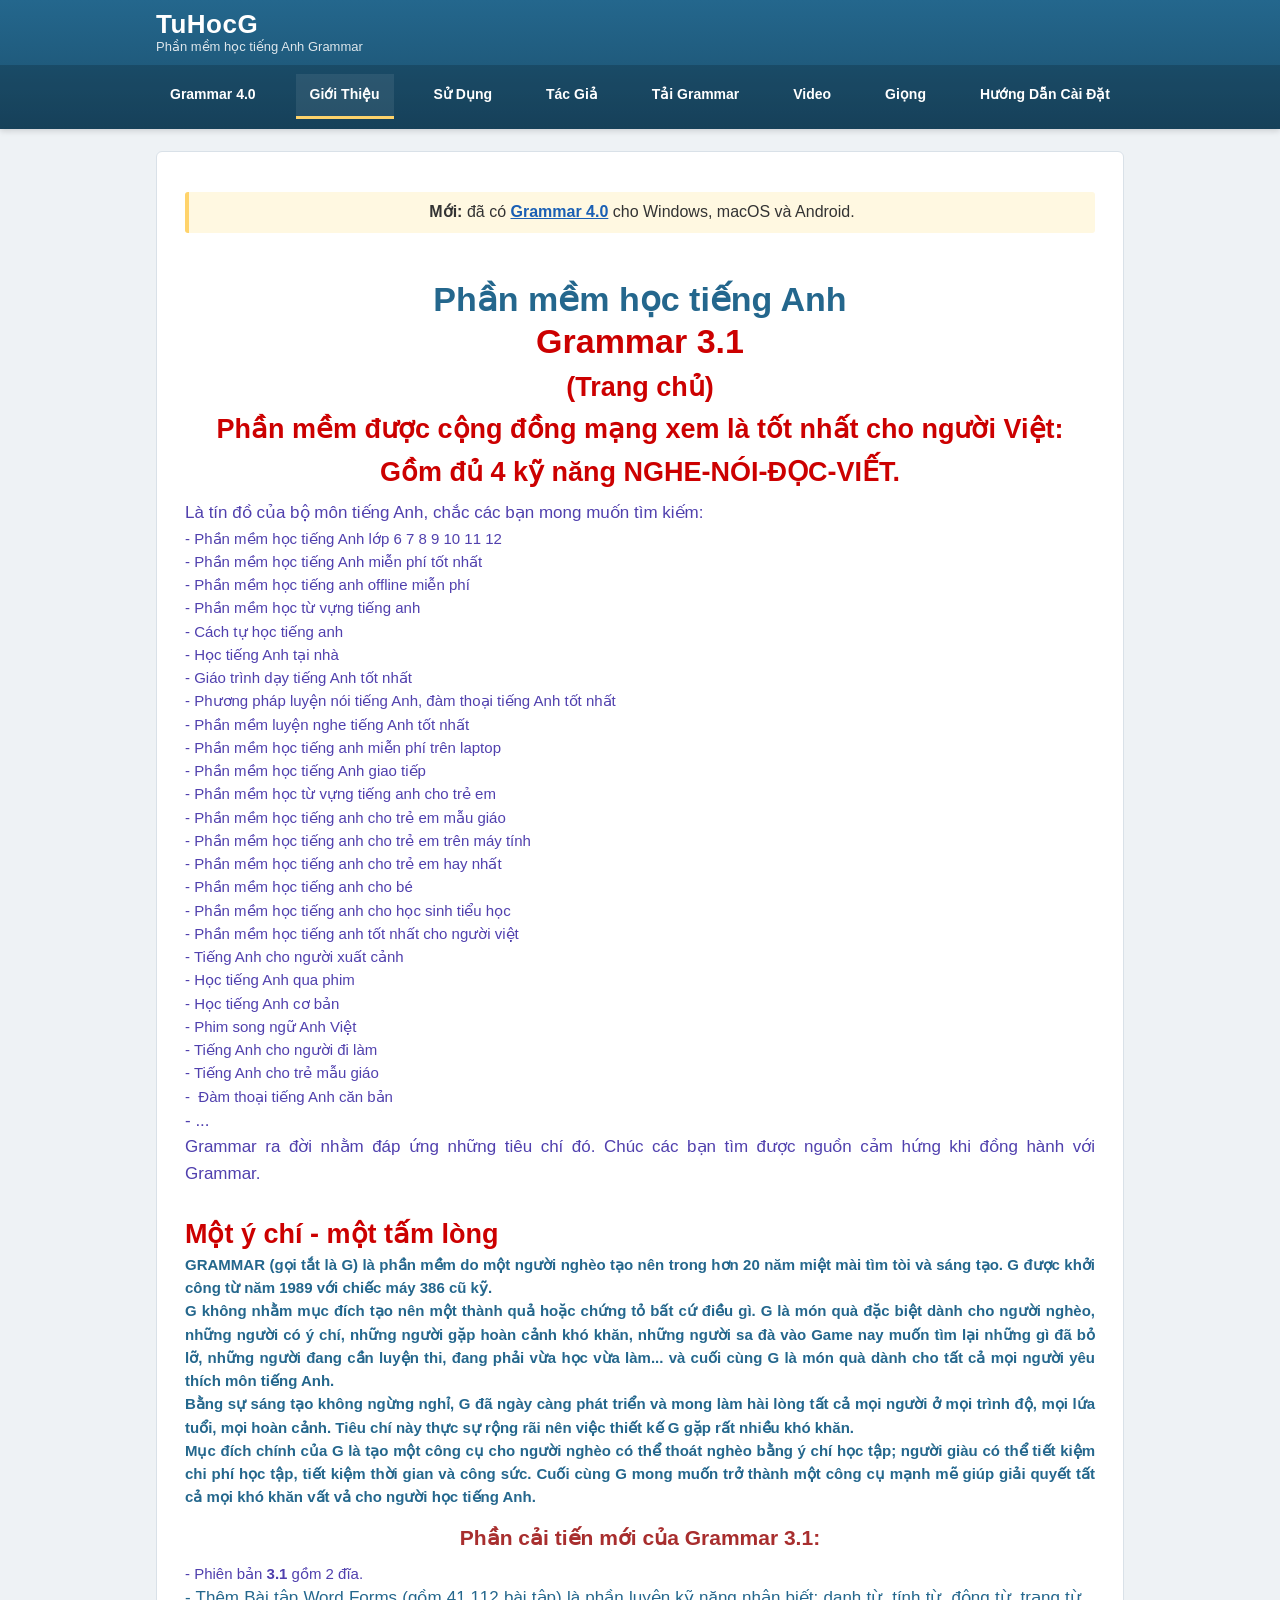
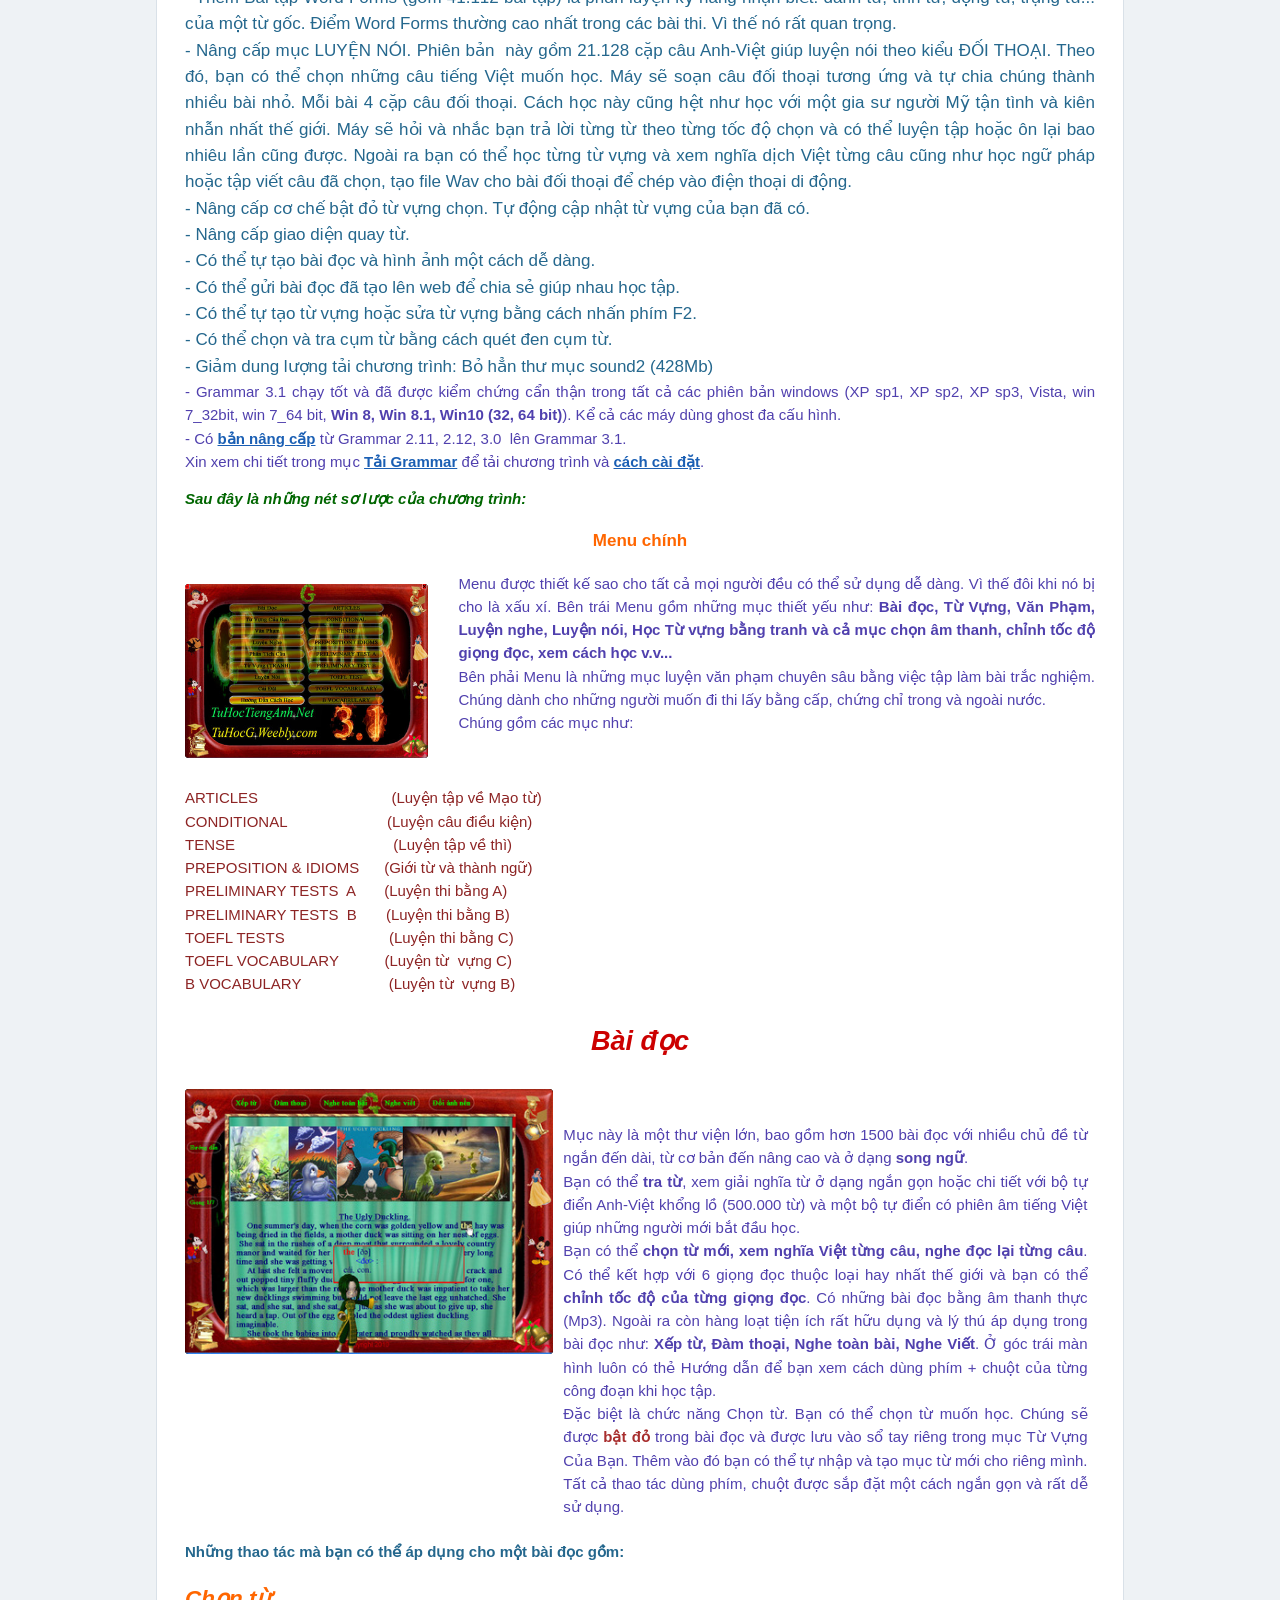
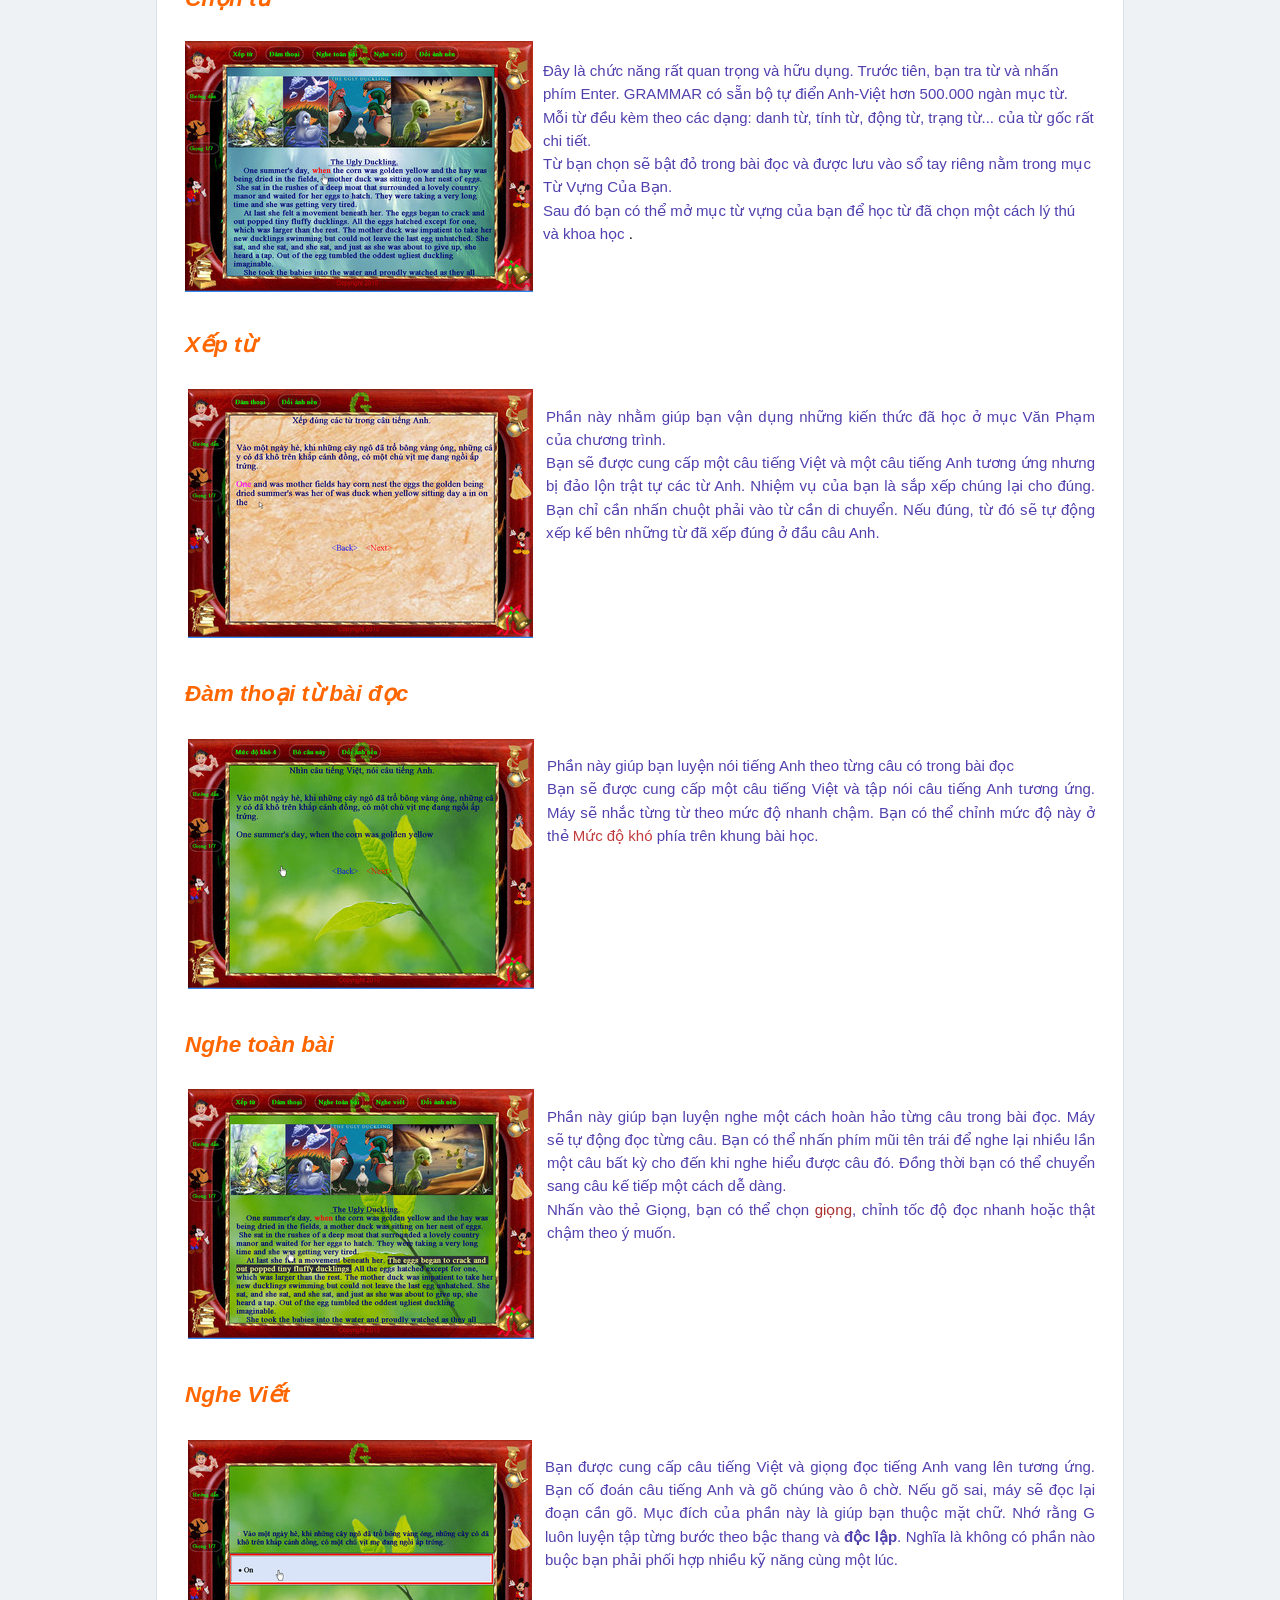
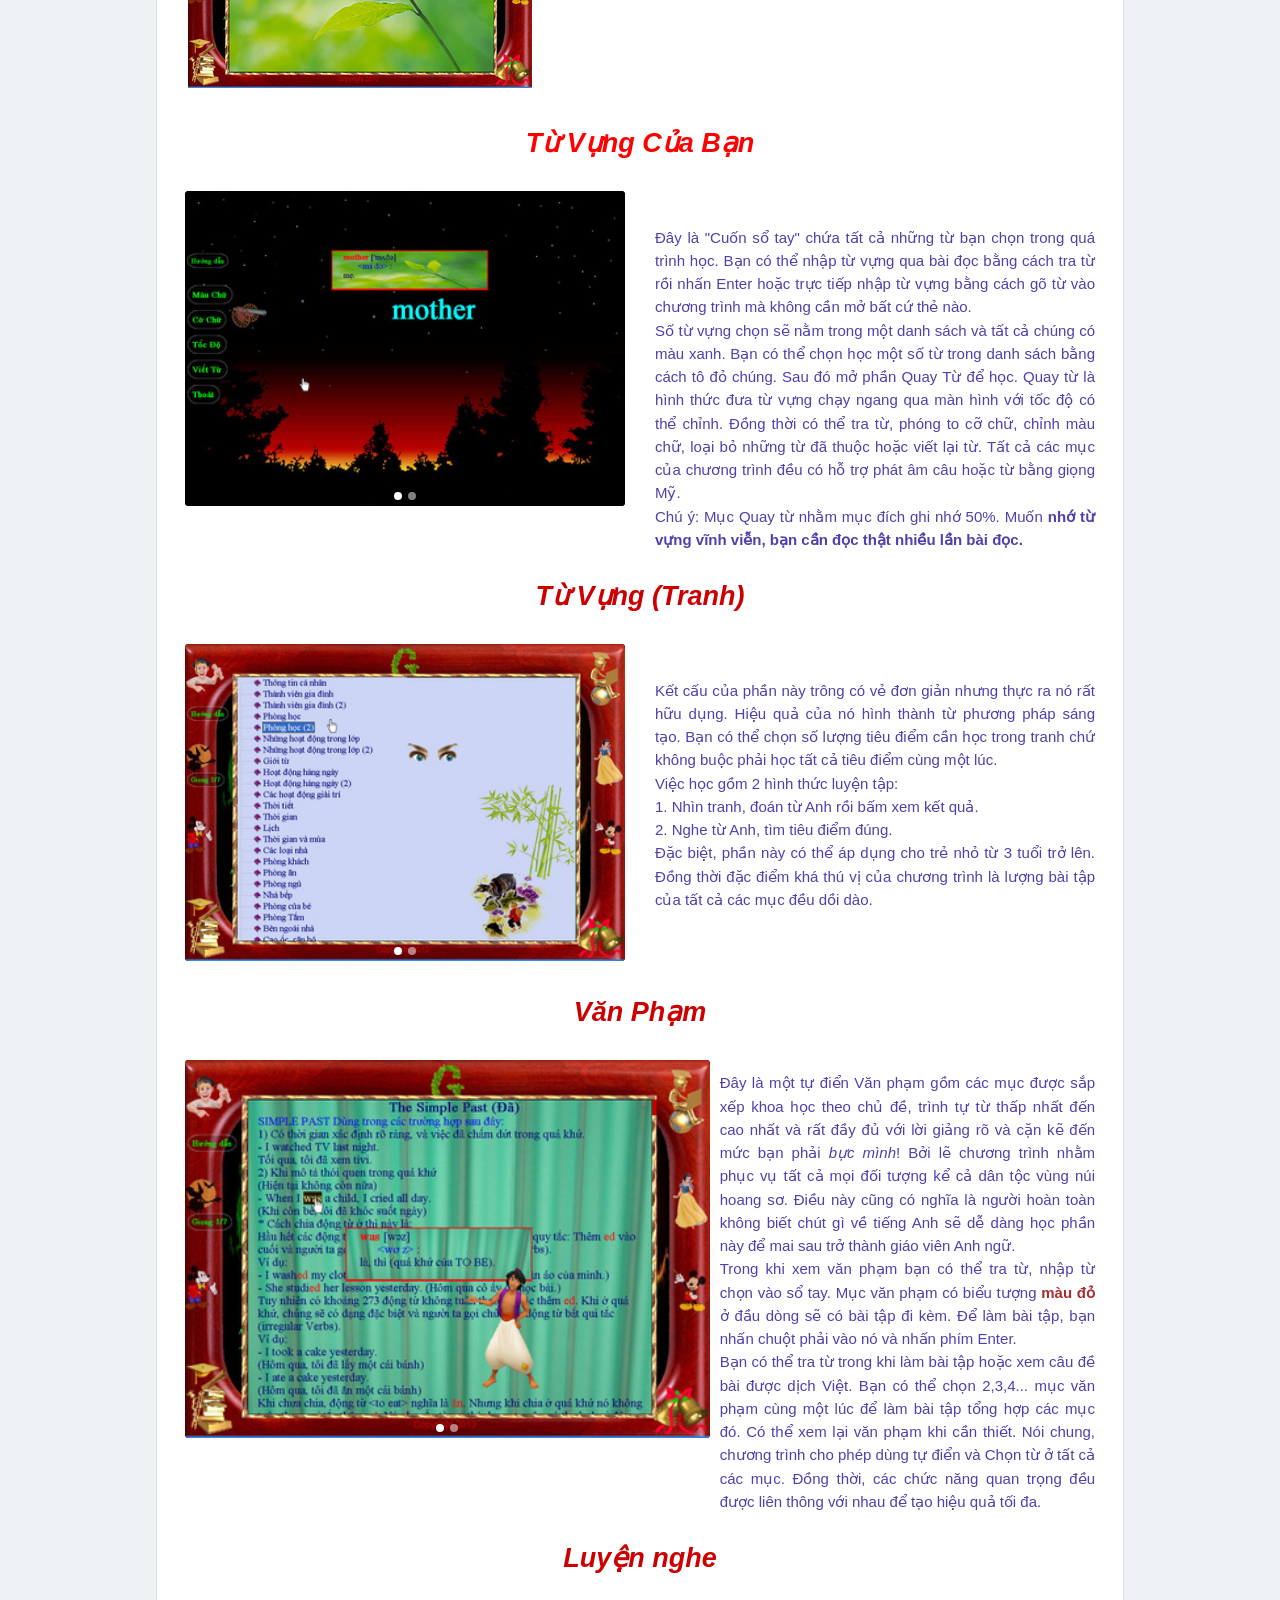
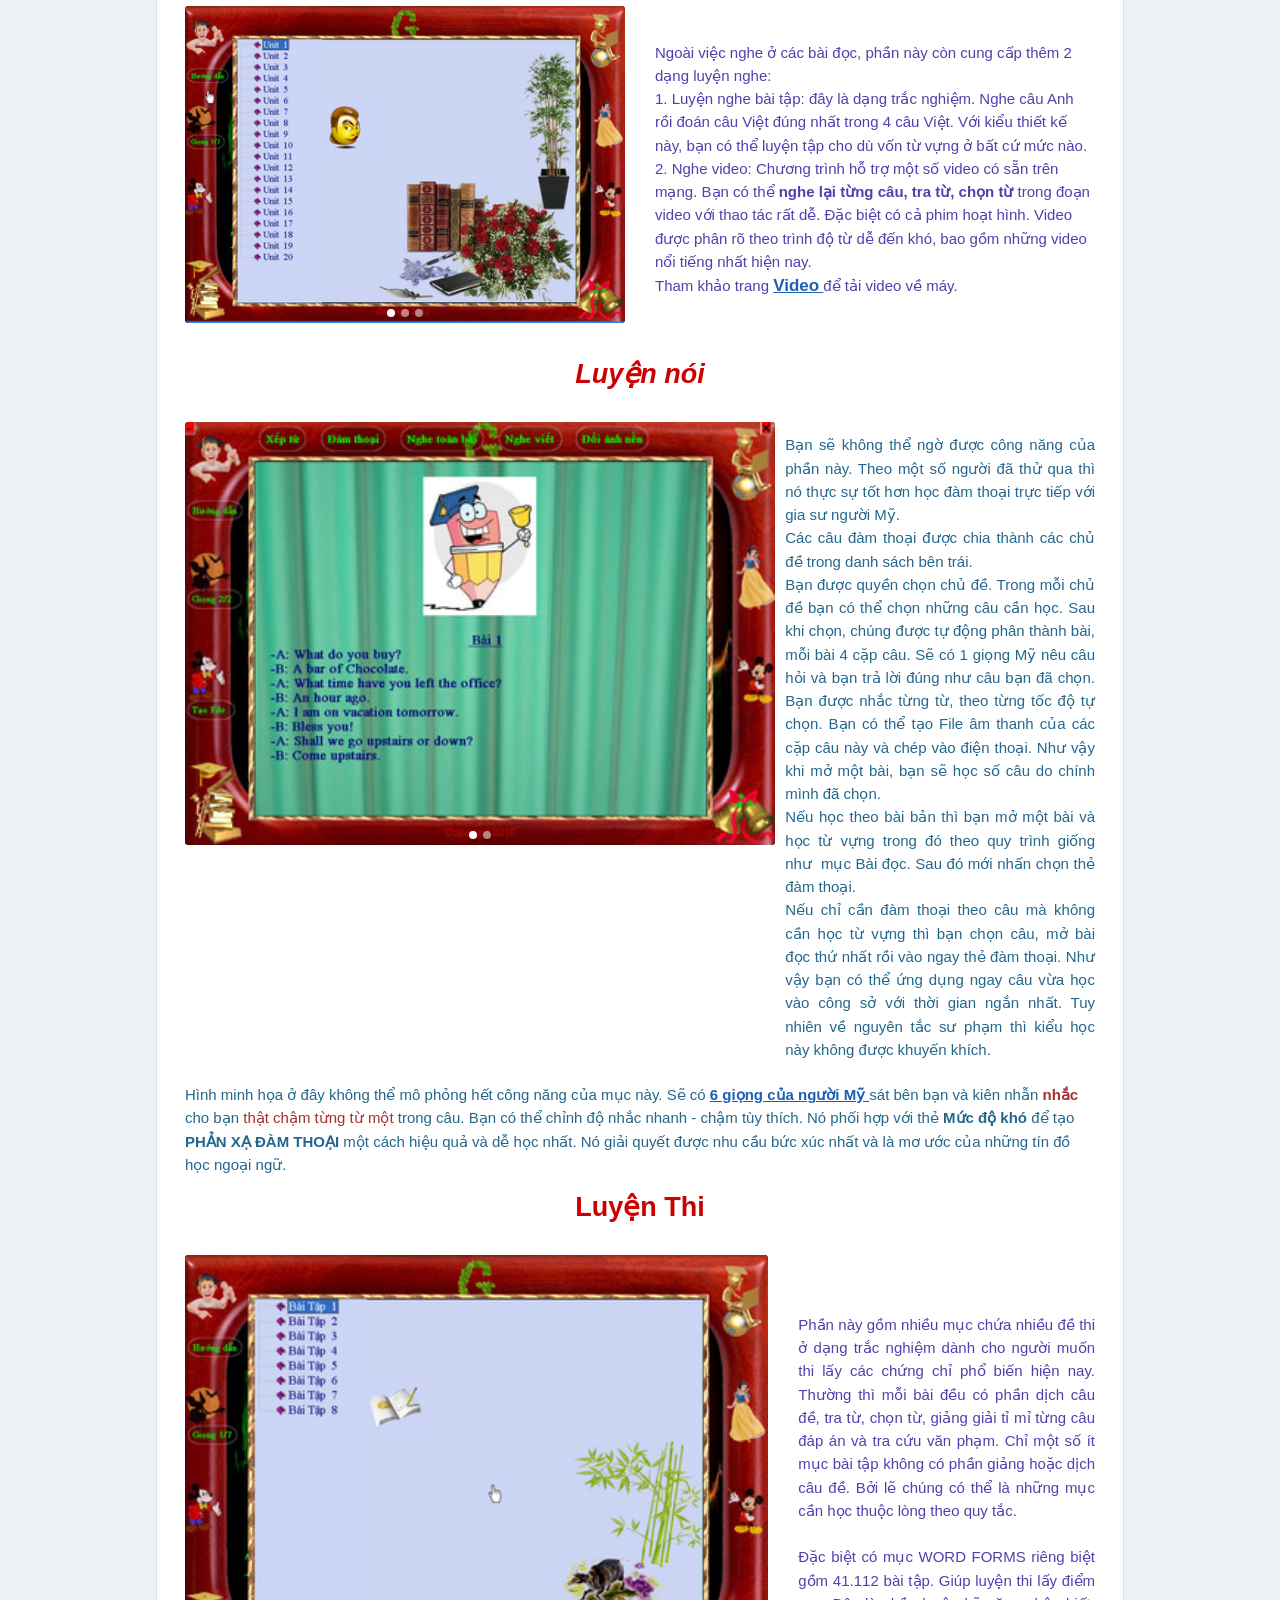
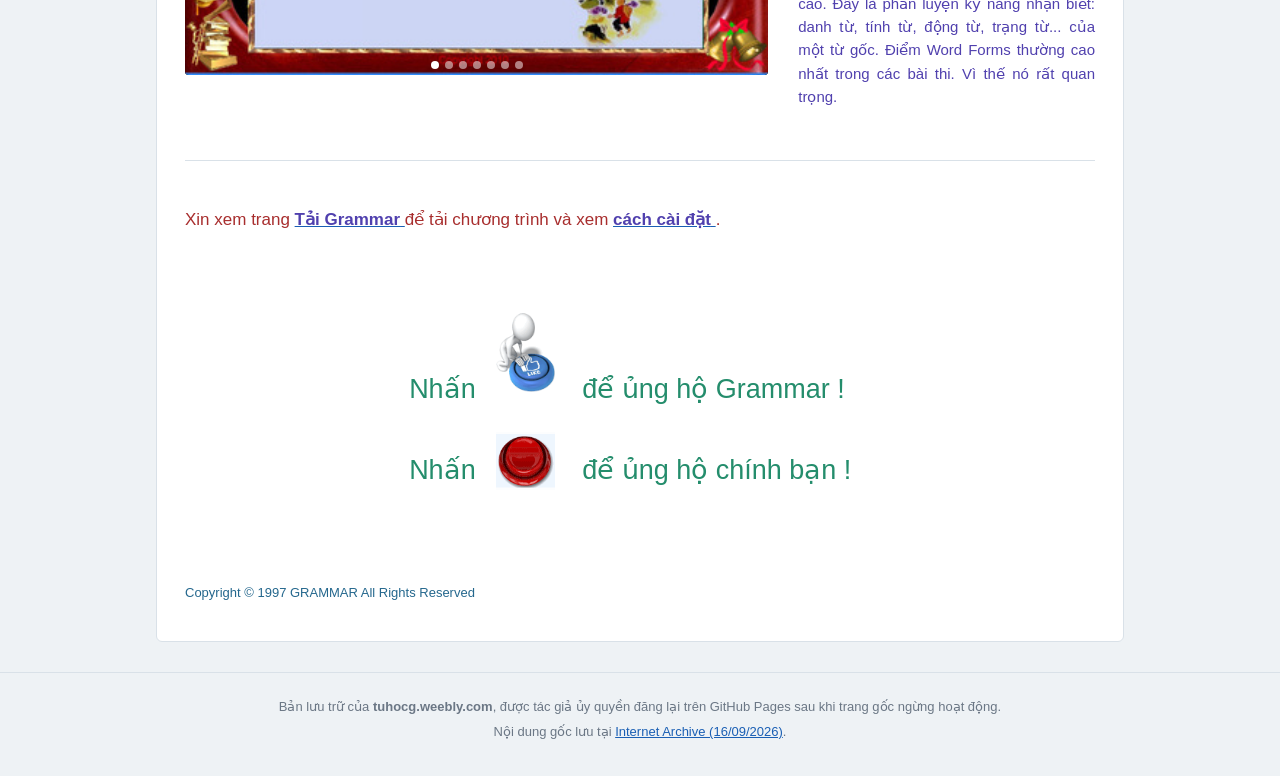
<file: index.html>
<!DOCTYPE html>
<html lang="vi">

<head>
  <!-- Google tag (gtag.js) -->
  <script async src="https://www.googletagmanager.com/gtag/js?id=G-4L5XTGV6ZZ"></script>
  <script>
    window.dataLayer = window.dataLayer || [];
    function gtag(){dataLayer.push(arguments);}
    gtag('js', new Date());
    gtag('config', 'G-4L5XTGV6ZZ');
  </script>
  <meta charset="utf-8">
  <meta name="viewport" content="width=device-width, initial-scale=1">
  <title>Grammar 3.1 – Phần mềm học tiếng Anh miễn phí cho người Việt (Nghe – Nói – Đọc – Viết) | TuHocG</title>
  <meta name="description" content="Grammar 3.1 (TuHocG) là phần mềm học tiếng Anh offline miễn phí cho người Việt: luyện đủ 4 kỹ năng nghe, nói, đọc, viết, 41.112 bài tập Word Forms, 21.128 cặp câu đàm thoại Anh-Việt, bài đọc, từ vựng, văn phạm. Chạy trên Windows XP đến Windows 10.">
  <meta name="robots" content="index, follow">
  <link rel="canonical" href="https://tuhocg.github.io/">
  <meta property="og:locale" content="vi_VN">
  <meta property="og:type" content="website">
  <meta property="og:site_name" content="TuHocG – Phần mềm học tiếng Anh Grammar">
  <meta property="og:title" content="Grammar 3.1 – Phần mềm học tiếng Anh miễn phí cho người Việt (Nghe – Nói – Đọc – Viết)">
  <meta property="og:description" content="Grammar 3.1 (TuHocG) là phần mềm học tiếng Anh offline miễn phí cho người Việt: luyện đủ 4 kỹ năng nghe, nói, đọc, viết, 41.112 bài tập Word Forms, 21.128 cặp câu đàm thoại Anh-Việt, bài đọc, từ vựng, văn phạm. Chạy trên Windows XP đến Windows 10.">
  <meta property="og:url" content="https://tuhocg.github.io/">
  <meta property="og:image" content="https://tuhocg.github.io/img/flash3-1.jpg">
  <meta name="twitter:card" content="summary_large_image">
  <meta name="twitter:title" content="Grammar 3.1 – Phần mềm học tiếng Anh miễn phí cho người Việt (Nghe – Nói – Đọc – Viết)">
  <meta name="twitter:description" content="Grammar 3.1 (TuHocG) là phần mềm học tiếng Anh offline miễn phí cho người Việt: luyện đủ 4 kỹ năng nghe, nói, đọc, viết, 41.112 bài tập Word Forms, 21.128 cặp câu đàm thoại Anh-Việt, bài đọc, từ vựng, văn phạm. Chạy trên Windows XP đến Windows 10.">
  <meta name="twitter:image" content="https://tuhocg.github.io/img/flash3-1.jpg">
  <script type="application/ld+json">
  {
    "@context": "https://schema.org",
    "@graph": [
      {
        "@type": "WebSite",
        "@id": "https://tuhocg.github.io/#website",
        "url": "https://tuhocg.github.io/",
        "name": "TuHocG – Phần mềm học tiếng Anh Grammar",
        "inLanguage": "vi"
      },
      {
        "@type": "SoftwareApplication",
        "@id": "https://tuhocg.github.io/#grammar",
        "name": "Grammar 3.1",
        "alternateName": [
          "Phần mềm học tiếng Anh Grammar",
          "TuHocG Grammar"
        ],
        "applicationCategory": "EducationalApplication",
        "operatingSystem": "Windows XP, Vista, 7, 8, 8.1, 10",
        "softwareVersion": "3.1",
        "description": "Grammar 3.1 (TuHocG) là phần mềm học tiếng Anh offline miễn phí cho người Việt: luyện đủ 4 kỹ năng nghe, nói, đọc, viết, 41.112 bài tập Word Forms, 21.128 cặp câu đàm thoại Anh-Việt, bài đọc, từ vựng, văn phạm. Chạy trên Windows XP đến Windows 10.",
        "url": "https://tuhocg.github.io/",
        "image": "https://tuhocg.github.io/img/flash3-1.jpg",
        "downloadUrl": "https://tuhocg.github.io/t7843i-grammar.html",
        "installUrl": "https://tuhocg.github.io/h4327899ng-d7851n-cagravei-2727863t.html",
        "offers": {
          "@type": "Offer",
          "price": "0",
          "priceCurrency": "VND"
        }
      },
      {
        "@type": "WebPage",
        "@id": "https://tuhocg.github.io/#webpage",
        "url": "https://tuhocg.github.io/",
        "name": "Grammar 3.1 – Phần mềm học tiếng Anh miễn phí cho người Việt (Nghe – Nói – Đọc – Viết)",
        "description": "Grammar 3.1 (TuHocG) là phần mềm học tiếng Anh offline miễn phí cho người Việt: luyện đủ 4 kỹ năng nghe, nói, đọc, viết, 41.112 bài tập Word Forms, 21.128 cặp câu đàm thoại Anh-Việt, bài đọc, từ vựng, văn phạm. Chạy trên Windows XP đến Windows 10.",
        "inLanguage": "vi",
        "isPartOf": {
          "@id": "https://tuhocg.github.io/#website"
        },
        "about": {
          "@id": "https://tuhocg.github.io/#grammar"
        },
        "primaryImageOfPage": "https://tuhocg.github.io/img/flash3-1.jpg"
      }
    ]
  }
  </script>
  <meta name="keywords"
    content="phần mềm học tiếng Anh tốt nhất, đàm thoại tiếng Anh, Nghe nói đọc viết, Top các phần mềm học tiếng Anh, Tổng hợp các phần mềm học tiếng Anh tốt nhất">
  <link rel="stylesheet" href="css/style.css">
  <link rel="icon" href="img/1442761750.png" type="image/png">
</head>

<body class="page-index">
  <header class="site-header">
    <div class="container">
      <a class="brand" href="index.html">
        <span class="brand-name">TuHocG</span>
        <span class="brand-sub">Phần mềm học tiếng Anh Grammar</span>
      </a>
      <button class="nav-toggle" aria-label="Mở menu" aria-expanded="false"
        onclick="var n=document.getElementById('nav');var o=n.classList.toggle('open');this.setAttribute('aria-expanded',o)">☰</button>
    </div>
    <nav class="site-nav" id="nav">
      <ul class="container">
        <li><a href="grammar-4.html">Grammar 4.0</a></li>
        <li class="active"><a href="index.html">Giới Thiệu</a></li>
        <li><a href="s7917-d7909ng.html">Sử Dụng</a></li>
        <li><a href="taacutec-gi7843.html">Tác Giả</a></li>
        <li><a href="t7843i-grammar.html">Tải Grammar</a></li>
        <li><a href="video.html">Video</a></li>
        <li><a href="gi7885ng.html">Giọng</a></li>
        <li><a href="h4327899ng-d7851n-cagravei-2727863t.html">Hướng Dẫn Cài Đặt</a></li>
      </ul>
    </nav>
  </header>

  <main class="container">
    <div id="wsite-content" class="wsite-elements">

<p class="g4-tip" style="text-align:center;font-size:16px;"><b>Mới:</b> đã có <a href="grammar-4.html"><b>Grammar 4.0</b></a> cho Windows, macOS và Android.</p>

      <h1 class="wsite-content-title" style="text-align:center;"><br />
        <font color="#3333FF" size="7">
          <font color="#CC0000"><strong>
              <font color="#24678d">Phần mềm học tiếng Anh</font><br />Grammar 3.1
            </strong></font>
        </font><br />
        <font color="#3333FF" size="7">
          <font color="#CC0000">
            <font size="6">
              <font color="#3333FF">
                <font color="#CC0000"><strong>(Trang chủ)<br />Phần mềm được cộng đồng mạng xem là tốt nhất cho người
                    Việt: Gồm đủ 4 kỹ năng NGHE-NÓI-ĐỌC-VIẾT.</strong></font>
              </font>
            </font>
          </font>
        </font><br />
      </h1>
      <div class="paragraph" style="text-align:justify;display:block;">
        <font color="#5040ae" size="4">Là tín đồ của bộ môn tiếng Anh, chắc các bạn mong muốn tìm kiếm:</font><br />
        <font color="#5040ae" size="3">- Phần mềm học tiếng Anh lớp 6 7 8 9 10 11 12<br />- Phần mềm học tiếng Anh miễn
          phí tốt nhất<br />- Phần mềm học tiếng anh offline miễn phí<br />- Phần mềm học từ vựng tiếng anh</font><br />
        <font color="#5040ae" size="3">- Cách tự học tiếng anh<br />- Học tiếng Anh tại nhà<br />- Giáo trình dạy tiếng
          Anh tốt nhất<br />- Phương pháp luyện nói tiếng Anh, đàm thoại tiếng Anh tốt nhất<br />- Phần mềm luyện nghe
          tiếng Anh tốt nhất<br />- Phần mềm học tiếng anh miễn phí trên laptop<br />- Phần mềm học tiếng Anh giao
          tiếp<br />- Phần mềm học từ vựng tiếng anh cho trẻ em<br />- Phần mềm học tiếng anh cho trẻ em mẫu giáo<br />-
          Phần mềm học tiếng anh cho trẻ em trên máy tính<br />- Phần mềm học tiếng anh cho trẻ em hay nhất<br />- Phần
          mềm học tiếng anh cho bé<br />- Phần mềm học tiếng anh cho học sinh tiểu học</font><br />
        <font size="3">
          <font color="#5040ae">- Phần mềm học tiếng anh tốt nhất cho người việt<br />- Tiếng Anh cho người xuất
            cảnh<br />- Học tiếng Anh qua phim<br />- Học tiếng Anh cơ bản<br />- Phim song ngữ Anh Việt<br />- Tiếng
            Anh cho người đi làm<br />- Tiếng Anh cho trẻ mẫu giáo<br />-  Đàm thoại tiếng Anh căn bản</font>
        </font><br />
        <font color="#5040ae" size="4">- ...<br />Grammar ra đời nhằm đáp ứng những tiêu chí đó. Chúc các bạn tìm được
          nguồn cảm hứng khi đồng hành với Grammar.</font><br /><br />
        <font color="#3333FF" size="7">
          <font color="#CC0000">
            <font size="6">
              <font color="#3333FF">
                <font color="#CC0000"><strong>Một ý chí - một tấm lòng</strong></font>
              </font>
            </font>
          </font>
        </font><br /><strong>
          <font color="#24678d" size="3">GRAMMAR (gọi tắt là G) là phần mềm do một người nghèo tạo nên trong hơn 20 năm
            miệt mài tìm tòi và sáng tạo. G được khởi công từ năm 1989 với chiếc máy 386 cũ kỹ.<br />G không nhằm mục
            đích tạo nên một thành quả hoặc chứng tỏ bất cứ điều gì. G là món quà đặc biệt dành cho người nghèo, những
            người có ý chí, những người gặp hoàn cảnh khó khăn, những người sa đà vào Game nay muốn tìm lại những gì đã
            bỏ lỡ, những người đang cần luyện thi, đang phải vừa học vừa làm... và cuối cùng G là món quà dành cho tất
            cả mọi người yêu thích môn tiếng Anh.<br />Bằng sự sáng tạo không ngừng nghỉ, G đã ngày càng phát triển và
            mong làm hài lòng tất cả mọi người ở mọi trình độ, mọi lứa tuổi, mọi hoàn cảnh. Tiêu chí này thực sự rộng
            rãi nên việc thiết kế G gặp rất nhiều khó khăn.<br />Mục đích chính của G là tạo một công cụ cho người nghèo
            có thể thoát nghèo bằng ý chí học tập; người giàu có thể tiết kiệm chi phí học tập, tiết kiệm thời gian và
            công sức. Cuối cùng G mong muốn trở thành một công cụ mạnh mẽ giúp giải quyết tất cả mọi khó khăn vất vả cho
            người học tiếng Anh.</font>
        </strong><br />
      </div>
      <h2 class="wsite-content-title" style="text-align:center;">
        <font color="#a82e2e" size="5">Phần cải tiến mới của Grammar 3.1:</font><br />
      </h2>
      <div class="paragraph" style="text-align:justify;display:block;">
        <font color="#5040ae">
          <font size="3">- Phiên bản <strong>3.1</strong> gồm 2 đĩa.</font>
        </font><br />
        <font color="#24678d" size="4">- Thêm Bài tập Word Forms (gồm 41.112 bài tập) là phần luyện kỹ năng nhận biết:
          danh từ, tính từ, động từ, trạng từ... của một từ gốc. Điểm Word Forms thường cao nhất trong các bài thi. Vì
          thế nó rất quan trọng.</font>
        <font color="#24678d" size="4"><br />- Nâng cấp mục LUYỆN NÓI. Phiên bản  này gồm 21.128 cặp câu Anh-Việt giúp
          luyện nói theo kiểu ĐỐI THOẠI. Theo đó, bạn có thể chọn những câu tiếng Việt muốn học. Máy sẽ soạn câu đối
          thoại tương ứng và tự chia chúng thành nhiều bài nhỏ. Mỗi bài 4 cặp câu đối thoại. Cách học này cũng hệt như
          học với một gia sư người Mỹ tận tình và kiên nhẫn nhất thế giới. Máy sẽ hỏi và nhắc bạn trả lời từng từ theo
          từng tốc độ chọn và có thể luyện tập hoặc ôn lại bao nhiêu lần cũng được. Ngoài ra bạn có thể học từng từ vựng
          và xem nghĩa dịch Việt từng câu cũng như học ngữ pháp hoặc tập viết câu đã chọn, tạo file Wav cho bài đối
          thoại để chép vào điện thoại di động.<br />- Nâng cấp cơ chế bật đỏ từ vựng chọn. Tự động cập nhật từ vựng của
          bạn đã có.<br />- Nâng cấp giao diện quay từ.<br />- Có thể tự tạo bài đọc và hình ảnh một cách dễ
          dàng.<br />- Có thể gửi bài đọc đã tạo lên web để chia sẻ giúp nhau học tập.<br />- Có thể tự tạo từ vựng hoặc
          sửa từ vựng bằng cách nhấn phím F2.<br />- Có thể chọn và tra cụm từ bằng cách quét đen cụm từ.<br />- Giảm
          dung lượng tải chương trình: Bỏ hẳn thư mục sound2 (428Mb)</font><br />
        <font color="#5040ae" size="3">- Grammar 3.<font size="3">1</font> chạy tốt và đã được kiểm chứng cẩn thận trong
          tất cả các phiên bản windows (XP sp1, XP sp2, XP sp3, Vista, win 7_32bit, win 7_64 bit, <span
            style="font-weight:bold">Win 8, Win 8.1, Win10 (32, 64 bit)</span>). Kể cả các máy dùng ghost đa cấu
          hình.<br />- Có <a href="t7843i-grammar.html"><strong>bản nâng cấp</strong></a> từ Grammar 2.11, 2.12, 3.0 
          lên Grammar 3.1.<br />Xin xem chi tiết trong mục <a href="t7843i-grammar.html"><span
              style="font-weight:bold">Tải Grammar</span></a> để tải chương trình và <a
            href="h4327899ng-d7851n-cagravei-2727863t.html"><strong>cách cài đặt</strong></a>.</font><br />
      </div>
      <div class="paragraph" style="text-align:left;"><span
          style="font-style:italic; font-weight:bold; color:rgb(0, 102, 0); ">
          <font size="3">Sau đây là những nét sơ lược của chương trình:</font>
        </span></div>
      <h2 class="wsite-content-title" style="text-align:center;">
        <font size="4" style="color: rgb(255, 102, 0);">Menu chính</font><br />
      </h2>
      <div>
        <div class="wsite-multicol">
          <div class="wsite-multicol-table-wrap" style="margin:0 -15px;">
            <table class="wsite-multicol-table">
              <tbody class="wsite-multicol-tbody">
                <tr class="wsite-multicol-tr">
                  <td class="wsite-multicol-col" style="width:29.085988975746%; padding:0 15px;">
                    <div>
                      <div style="height:20px;overflow:hidden"></div>
                      <div class="g-slideshow"><img alt="Menu chính của phần mềm học tiếng Anh Grammar 3.1" height="287" loading="lazy" src="img/flash3-1.jpg" width="400" />
                      </div>
                      <div style="height:20px;overflow:hidden"></div>
                    </div>
                  </td>
                  <td class="wsite-multicol-col" style="width:70.914011024254%; padding:0 15px;">
                    <div class="paragraph" style="text-align:justify;"><span
                        style="text-decoration:none; font-style:normal; font-weight:400; color:rgb(102, 102, 102); "><span
                          style="text-decoration:none; font-style:normal; font-weight:400; color:rgb(102, 102, 102); ">
                          <font color="#5040ae" size="3">Menu được thiết kế sao cho tất cả mọi người đều có thể sử dụng
                            dễ dàng. Vì thế đôi khi nó bị cho là xấu xí. Bên trái Menu gồm những mục thiết yếu như:
                            <span style="font-weight: bold;">Bài đọc, Từ Vựng, Văn Phạm, Luyện nghe, Luyện nói, Học Từ
                              vựng bằng tranh và cả mục chọn âm thanh, chỉnh tốc độ giọng đọc, xem cách học
                              v.v...</span><br />Bên phải Menu là những mục luyện văn phạm chuyên sâu bằng việc tập làm
                            bài trắc nghiệm. Chúng dành cho những người muốn đi thi lấy bằng cấp, chứng chỉ trong và
                            ngoài nước.<br />Chúng gồm các mục như:</font>
                        </span></span></div>
                  </td>
                </tr>
              </tbody>
            </table>
          </div>
        </div>
      </div>
      <div>
        <div class="wsite-multicol">
          <div class="wsite-multicol-table-wrap" style="margin:0 -15px;">
            <table class="wsite-multicol-table">
              <tbody class="wsite-multicol-tbody">
                <tr class="wsite-multicol-tr">
                  <td class="wsite-multicol-col" style="width:70.0947%; padding:0 15px;">
                    <div>
                      <div class="wsite-multicol">
                        <div class="wsite-multicol-table-wrap" style="margin:0 -15px;">
                          <table class="wsite-multicol-table">
                            <tbody class="wsite-multicol-tbody">
                              <tr class="wsite-multicol-tr">
                                <td class="wsite-multicol-col" style="width:49.5%; padding:0 15px;">
                                  <div class="paragraph" style="text-align:left;">
                                    <font color="#8d2424">ARTICLES                                (Luyện tập về Mạo
                                      từ)<br />CONDITIONAL                        (Luyện câu điều kiện)<br />TENSE      
                                                                     (Luyện tập về thì)<br />PREPOSITION &amp; IDIOMS  
                                         (Giới từ và thành ngữ)<br />PRELIMINARY TESTS  A       (Luyện thi bằng
                                      A)<br />PRELIMINARY TESTS  B       (Luyện thi bằng B)<br />TOEFL TESTS          
                                                    (Luyện thi bằng C)<br />TOEFL VOCABULARY           (Luyện từ  vựng
                                      C)<br />B VOCABULARY                     (Luyện từ  vựng B)</font>
                                  </div>
                                </td>
                              </tr>
                            </tbody>
                          </table>
                        </div>
                      </div>
                    </div>
                  </td>
                </tr>
              </tbody>
            </table>
          </div>
        </div>
      </div>
      <h2 class="wsite-content-title" style="text-align:center;">
        <font size="6" style="color: rgb(204, 0, 0); font-style: italic;">Bài đọc</font><br />
      </h2>
      <div>
        <div class="wsite-multicol">
          <div class="wsite-multicol-table-wrap" style="margin:0 -5px;">
            <table class="wsite-multicol-table">
              <tbody class="wsite-multicol-tbody">
                <tr class="wsite-multicol-tr">
                  <td class="wsite-multicol-col" style="width:41.120429844684%; padding:0 5px;">
                    <div>
                      <div style="height:20px;overflow:hidden"></div>
                      <div class="g-slideshow"><img alt="Mục Bài đọc song ngữ Anh-Việt trong phần mềm Grammar" height="288" loading="lazy" src="img/8545439.jpg" width="400" /></div>
                      <div style="height:20px;overflow:hidden"></div>
                    </div>
                  </td>
                  <td class="wsite-multicol-col" style="width:58.066316423889%; padding:0 5px;">
                    <div class="paragraph" style="text-align:justify;"><br /><br />
                      <font color="#5040ae">Mục này là một thư viện lớn, bao gồm hơn 1500 bài đọc với nhiều chủ đề từ
                        ngắn đến dài, từ cơ bản đến nâng cao và ở dạng <span style="font-weight:bold">song
                          ngữ</span>.<br />Bạn có thể <span style="font-weight:bold">tra từ</span>, xem giải nghĩa từ ở
                        dạng ngắn gọn hoặc chi tiết với bộ tự điển Anh-Việt khổng lồ (500.000 từ) và một bộ tự điển có
                        phiên âm tiếng Việt giúp những người mới bắt đầu học.<br />Bạn có thể <span
                          style="font-weight:bold">chọn từ mới, xem nghĩa Việt từng câu, nghe đọc lại từng câu</span>.
                        Có thể kết hợp với 6 giọng đọc thuộc loại hay nhất thế giới và bạn có thể <span
                          style="font-weight:bold">chỉnh tốc độ của từng giọng đọc</span>. Có những bài đọc bằng âm
                        thanh thực (Mp3). Ngoài ra còn hàng loạt tiện ích rất hữu dụng và lý thú áp dụng trong bài đọc
                        như: <span style="font-weight:bold">Xếp từ, Đàm thoại, Nghe toàn bài, Nghe Viết</span>. Ở góc
                        trái màn hình luôn có thẻ Hướng dẫn để bạn xem cách dùng phím + chuột của từng công đoạn khi học
                        tập.<br />Đặc biệt là chức năng Chọn từ. Bạn có thể chọn từ muốn học. Chúng sẽ được <strong>
                          <font color="#a82e2e">bật đỏ</font>
                        </strong> trong bài đọc và được lưu vào sổ tay riêng trong mục Từ Vựng Của Bạn. Thêm vào đó bạn
                        có thể tự nhập và tạo mục từ mới cho riêng mình. Tất cả thao tác dùng phím, chuột được sắp đặt
                        một cách ngắn gọn và rất dễ sử dụng.</font><br />
                    </div>
                  </td>
                  <td class="wsite-multicol-col" style="width:0.81325373142702%; padding:0 5px;">
                    <div class="wsite-spacer" style="height:50px;"></div>
                  </td>
                </tr>
              </tbody>
            </table>
          </div>
        </div>
      </div>
      <div class="paragraph" style="text-align:left;">
        <font color="#24678d" size="3"><span style="font-weight: bold;">Những thao tác mà bạn có thể áp dụng cho một bài
            đọc gồm:</span></font>
      </div>
      <h2 style="text-align:left;"><span style="font-style: italic; color: rgb(255, 102, 0);">Chọn từ</span><br /></h2>
      <span class="imgPusher" style="float:left;height:0px"></span><span
        style="position:relative;float:left;z-index:1;;clear:left;margin-top:0px;*margin-top:0px"><a><img alt="Chức năng Chọn từ và tra từ điển Anh-Việt trong Grammar"
            class="wsite-image galleryImageBorder" loading="lazy" src="img/1317135.jpg"
            style="margin-top: 5px; margin-bottom: 10px; margin-left: 0px; margin-right: 10px; border-width:0;" /></a>
        <div style="display: block; font-size: 90%; margin-top: -10px; margin-bottom: 10px; text-align: center;"></div>
      </span>
      <div class="paragraph" style="text-align:left;display:block;"><br />
        <font color="#5040ae">Đây là chức năng rất quan trọng và hữu dụng. Trước tiên, bạn tra từ và nhấn phím Enter.
          GRAMMAR có sẵn bộ tự điển Anh-Việt hơn 500.000 ngàn mục từ. Mỗi từ đều kèm theo các dạng: danh từ, tính từ,
          động từ, trạng từ... của từ gốc rất chi tiết.<br />Từ bạn chọn sẽ bật đỏ trong bài đọc và được lưu vào sổ tay
          riêng nằm trong mục Từ Vựng Của Bạn.</font><br /><span style="color:rgb(0, 0, 0)">
          <font color="#5040ae">Sau đó bạn có thể mở mục từ vựng của bạn để học từ đã chọn một cách lý thú và khoa học
          </font>.
        </span><br />
      </div>
      <hr style="clear:both;visibility:hidden;width:100%;" />
      <h2 style="text-align:left;"><span style="font-style: italic; color: rgb(255, 102, 0);">Xếp từ</span><br /></h2>
      <span class="imgPusher" style="float:left;height:0px"></span><span
        style="position:relative;float:left;z-index:1;;clear:left;margin-top:0px;*margin-top:0px"><a><img alt="Bài tập Xếp từ (sắp xếp trật tự câu tiếng Anh) trong Grammar"
            class="wsite-image galleryImageBorder" loading="lazy" src="img/5695648.jpg"
            style="margin-top: 5px; margin-bottom: 10px; margin-left: 0px; margin-right: 10px; border-width:1px;padding:3px;" /></a>
        <div style="display: block; font-size: 90%; margin-top: -10px; margin-bottom: 10px; text-align: center;"></div>
      </span>
      <div class="paragraph" style="text-align:justify;display:block;"><br />
        <font color="#5040ae">Phần này nhằm giúp bạn vận dụng những kiến thức đã học ở mục Văn Phạm của chương
          trình.<br />Bạn sẽ được cung cấp một câu tiếng Việt và một câu tiếng Anh tương ứng nhưng bị đảo lộn trật tự
          các từ Anh. Nhiệm vụ của bạn là sắp xếp chúng lại cho đúng. Bạn chỉ cần nhấn chuột phải vào từ cần di chuyển.
          Nếu đúng, từ đó sẽ tự động xếp kế bên những từ đã xếp đúng ở đầu câu Anh.</font>
      </div>
      <hr style="clear:both;visibility:hidden;width:100%;" />
      <h2 style="text-align:left;"><span style="font-style: italic; color: rgb(255, 102, 0);">Đàm thoại từ bài
          đọc</span><br /></h2>
      <span class="imgPusher" style="float:left;height:0px"></span><span
        style="position:relative;float:left;z-index:1;;clear:left;margin-top:0px;*margin-top:0px"><a><img alt="Luyện nói Đàm thoại từ bài đọc trong Grammar"
            class="wsite-image galleryImageBorder" loading="lazy" src="img/4386585.jpg"
            style="margin-top: 5px; margin-bottom: 10px; margin-left: 0px; margin-right: 10px; border-width:1px;padding:3px;" /></a>
        <div style="display: block; font-size: 90%; margin-top: -10px; margin-bottom: 10px; text-align: center;"></div>
      </span>
      <div class="paragraph" style="text-align:justify;display:block;"><br />
        <font color="#5040ae">Phần này giúp bạn luyện nói tiếng Anh theo từng câu có trong bài đọc<br />Bạn sẽ được cung
          cấp một câu tiếng Việt và tập nói câu tiếng Anh tương ứng. Máy sẽ nhắc từng từ theo mức độ nhanh chậm. Bạn có
          thể chỉnh mức độ này ở thẻ <font color="#c23b3b">Mức độ khó</font> phía trên khung bài học.</font><br />
      </div>
      <hr style="clear:both;visibility:hidden;width:100%;" />
      <h2 style="text-align:left;"><span style="font-style: italic; color: rgb(255, 102, 0);">Nghe toàn bài</span><br />
      </h2>
      <span class="imgPusher" style="float:left;height:0px"></span><span
        style="position:relative;float:left;z-index:1;;clear:left;margin-top:0px;*margin-top:0px"><a><img alt="Nghe toàn bài và nghe lại từng câu trong Grammar"
            class="wsite-image galleryImageBorder" loading="lazy" src="img/2348456.jpg"
            style="margin-top: 5px; margin-bottom: 10px; margin-left: 0px; margin-right: 10px; border-width:1px;padding:3px;" /></a>
        <div style="display: block; font-size: 90%; margin-top: -10px; margin-bottom: 10px; text-align: center;"></div>
      </span>
      <div class="paragraph" style="text-align:justify;display:block;"><br />
        <font color="#5040ae">Phần này giúp bạn luyện nghe một cách hoàn hảo từng câu trong bài đọc. Máy sẽ tự động đọc
          từng câu. Bạn có thể nhấn phím mũi tên trái để nghe lại nhiều lần một câu bất kỳ cho đến khi nghe hiểu được
          câu đó. Đồng thời bạn có thể chuyển sang câu kế tiếp một cách dễ dàng.<br />Nhấn vào thẻ Giọng, bạn có thể
          chọn <font color="#a82e2e">giọng</font>, chỉnh tốc độ đọc nhanh hoặc thật chậm theo ý muốn.</font><br />
      </div>
      <hr style="clear:both;visibility:hidden;width:100%;" />
      <h2 style="text-align:left;"><span style="font-style: italic; color: rgb(255, 102, 0);">Nghe Viết</span><br />
      </h2>
      <span class="imgPusher" style="float:left;height:0px"></span><span
        style="position:relative;float:left;z-index:1;;clear:left;margin-top:0px;*margin-top:0px"><a><img alt="Bài tập Nghe Viết: nghe và gõ lại câu tiếng Anh trong Grammar"
            class="wsite-image galleryImageBorder" loading="lazy" src="img/9905851.jpg"
            style="margin-top: 5px; margin-bottom: 10px; margin-left: 0px; margin-right: 10px; border-width:1px;padding:3px;" /></a>
        <div style="display: block; font-size: 90%; margin-top: -10px; margin-bottom: 10px; text-align: center;"></div>
      </span>
      <div class="paragraph" style="text-align:justify;display:block;"><br />
        <font color="#5040ae">Bạn được cung cấp câu tiếng Việt và giọng đọc tiếng Anh vang lên tương ứng. Bạn cố đoán
          câu tiếng Anh và gõ chúng vào ô chờ. Nếu gõ sai, máy sẽ đọc lại đoạn cần gõ. Mục đích của phần này là giúp bạn
          thuộc mặt chữ. Nhớ rằng G luôn luyện tập từng bước theo bậc thang và <span style="font-weight: bold;">độc
            lập</span>. Nghĩa là không có phần nào buộc bạn phải phối hợp nhiều kỹ năng cùng một lúc.</font><br />
      </div>
      <hr style="clear:both;visibility:hidden;width:100%;" />
      <h2 class="wsite-content-title" style="text-align:center;">
        <font size="6" style="font-style: italic;"><span style="color: rgb(255, 0, 0);">Từ Vựng Của Bạn</span></font>
        <br />
      </h2>
      <div>
        <div class="wsite-multicol">
          <div class="wsite-multicol-table-wrap" style="margin:0 -15px;">
            <table class="wsite-multicol-table">
              <tbody class="wsite-multicol-tbody">
                <tr class="wsite-multicol-tr">
                  <td class="wsite-multicol-col" style="width:49.5%; padding:0 15px;">
                    <div>
                      <div style="height:20px;overflow:hidden"></div>
                      <div class="g-slideshow"><img alt="Sổ tay Từ Vựng Của Bạn trong phần mềm Grammar" height="286" loading="lazy" src="img/3731139.jpg"
                          width="400" /><img alt="Chức năng Quay từ để ôn từ vựng trong Grammar 3.1" height="287" loading="lazy" src="img/quay-tu-3-1.jpg"
                          width="400" /></div>

                      <div style="height:20px;overflow:hidden"></div>
                    </div>
                  </td>
                  <td class="wsite-multicol-col" style="width:49.5%; padding:0 15px;">
                    <div class="paragraph" style="text-align:justify;"><br /><br />
                      <font color="#5040ae">Đây là "Cuốn sổ tay" chứa tất cả những từ bạn chọn trong quá trình học. Bạn
                        có thể nhập từ vựng qua bài đọc bằng cách tra từ rồi nhấn Enter hoặc trực tiếp nhập từ vựng bằng
                        cách gõ từ vào chương trình mà không cần mở bất cứ thẻ nào.<br />Số từ vựng chọn sẽ nằm trong
                        một danh sách và tất cả chúng có màu xanh. Bạn có thể chọn học một số từ trong danh sách bằng
                        cách tô đỏ chúng. Sau đó mở phần Quay Từ để học. Quay từ là hình thức đưa từ vựng chạy ngang qua
                        màn hình với tốc độ có thể chỉnh. Đồng thời có thể tra từ, phóng to cỡ chữ, chỉnh màu chữ, loại
                        bỏ những từ đã thuộc hoặc viết lại từ. Tất cả các mục của chương trình đều có hỗ trợ phát âm câu
                        hoặc từ bằng giọng Mỹ.<br />Chú ý: Mục Quay từ nhằm mục đích ghi nhớ 50%. Muốn <span
                          style="font-weight:bold">nhớ từ vựng vĩnh viễn, bạn cần đọc thật nhiều lần bà</span><span
                          style="font-weight:bold">i đọc.</span></font><br />
                    </div>
                  </td>
                </tr>
              </tbody>
            </table>
          </div>
        </div>
      </div>
      <h2 class="wsite-content-title" style="text-align:center;">
        <font size="6"><span style="font-style: italic; color: rgb(204, 0, 0);">Từ Vựng (Tranh)</span></font><br />
      </h2>
      <div>
        <div class="wsite-multicol">
          <div class="wsite-multicol-table-wrap" style="margin:0 -15px;">
            <table class="wsite-multicol-table">
              <tbody class="wsite-multicol-tbody">
                <tr class="wsite-multicol-tr">
                  <td class="wsite-multicol-col" style="width:49.5%; padding:0 15px;">
                    <div>
                      <div style="height:20px;overflow:hidden"></div>
                      <div class="g-slideshow"><img alt="Học Từ Vựng bằng Tranh trong Grammar (ảnh 1)" height="288" loading="lazy" src="img/7974454.jpg"
                          width="400" /><img alt="Học Từ Vựng bằng Tranh trong Grammar (ảnh 2)" height="288" loading="lazy" src="img/2778581.jpg" width="400" /></div>

                      <div style="height:20px;overflow:hidden"></div>
                    </div>
                  </td>
                  <td class="wsite-multicol-col" style="width:49.5%; padding:0 15px;">
                    <div class="paragraph" style="text-align:justify;"><br /><br />
                      <font color="#5040ae">Kết cấu của phần này trông có vẻ đơn giản nhưng thực ra nó rất hữu dụng.
                        Hiệu quả của nó hình thành từ phương pháp sáng tạo. Bạn có thể chọn số lượng tiêu điểm cần học
                        trong tranh chứ không buộc phải học tất cả tiêu điểm cùng một lúc.<br />Việc học gồm 2 hình thức
                        luyện tập:<br />1. Nhìn tranh, đoán từ Anh rồi bấm xem kết quả.<br />2. Nghe từ Anh, tìm tiêu
                        điểm đúng.<br />Đặc biệt, phần này có thể áp dụng cho trẻ nhỏ từ 3 tuổi trở lên. Đồng thời đặc
                        điểm khá thú vị của chương trình là lượng bài tập của tất cả các mục đều dồi dào.</font><br />
                    </div>
                  </td>
                </tr>
              </tbody>
            </table>
          </div>
        </div>
      </div>
      <h2 class="wsite-content-title" style="text-align:center;">
        <font size="6" style="color: rgb(204, 0, 0); font-style: italic;">Văn Phạm</font><br />
      </h2>
      <div>
        <div class="wsite-multicol">
          <div class="wsite-multicol-table-wrap" style="margin:0 -5px;">
            <table class="wsite-multicol-table">
              <tbody class="wsite-multicol-tbody">
                <tr class="wsite-multicol-tr">
                  <td class="wsite-multicol-col" style="width:58.120850382979%; padding:0 5px;">
                    <div>
                      <div style="height:20px;overflow:hidden"></div>
                      <div class="g-slideshow"><img alt="Mục Văn Phạm – tự điển văn phạm tiếng Anh trong Grammar (ảnh 1)" height="288" loading="lazy" src="img/1288311.jpg" width="400" /><img
                          alt="Mục Văn Phạm – tự điển văn phạm tiếng Anh trong Grammar (ảnh 2)" height="288" loading="lazy" src="img/8204552.jpg" width="400" /></div>

                      <div style="height:20px;overflow:hidden"></div>
                    </div>
                  </td>
                  <td class="wsite-multicol-col" style="width:41.879149617021%; padding:0 5px;">
                    <div class="paragraph" style="text-align:justify;"><br />
                      <font color="#5040ae">Đây là một tự điển Văn phạm gồm các mục được sắp xếp khoa học theo chủ đề,
                        trình tự từ thấp nhất đến cao nhất và rất đầy đủ với lời giảng rõ và cặn kẽ đến mức bạn phải
                        <span style="font-style: italic;">bực mình</span>! Bởi lẽ chương trình nhằm phục vụ tất cả mọi
                        đối tượng kể cả dân tộc vùng núi hoang sơ. Điều này cũng có nghĩa là người hoàn toàn không biết
                        chút gì về tiếng Anh sẽ dễ dàng học phần này để mai sau trở thành giáo viên Anh ngữ.<br />Trong
                        khi xem văn phạm bạn có thể tra từ, nhập từ chọn vào sổ tay. Mục văn phạm có biểu tượng <font
                          color="#a82e2e"><strong>màu đỏ</strong></font> ở đầu dòng sẽ có bài tập đi kèm. Để làm bài
                        tập, bạn nhấn chuột phải vào nó và nhấn phím Enter.<br />Bạn có thể tra từ trong khi làm bài tập
                        hoặc xem câu đề bài được dịch Việt. Bạn có thể chọn 2,3,4... mục văn phạm cùng một lúc để làm
                        bài tập tổng hợp các mục đó. Có thể xem lại văn phạm khi cần thiết. Nói chung, chương trình cho
                        phép dùng tự điển và Chọn từ ở tất cả các mục. Đồng thời, các chức năng quan trọng đều được liên
                        thông với nhau để tạo hiệu quả tối đa.</font><br />
                    </div>
                  </td>
                </tr>
              </tbody>
            </table>
          </div>
        </div>
      </div>
      <h2 class="wsite-content-title" style="text-align:center;">
        <font size="6" style="color: rgb(204, 0, 0);"><span style="font-style: italic;">Luyện nghe</span></font><br />
      </h2>
      <div>
        <div class="wsite-multicol">
          <div class="wsite-multicol-table-wrap" style="margin:0 -15px;">
            <table class="wsite-multicol-table">
              <tbody class="wsite-multicol-tbody">
                <tr class="wsite-multicol-tr">
                  <td class="wsite-multicol-col" style="width:49.5%; padding:0 15px;">
                    <div>
                      <div style="height:20px;overflow:hidden"></div>
                      <div class="g-slideshow"><img alt="Luyện nghe bài tập trắc nghiệm trong Grammar (ảnh 1)" height="288" loading="lazy" src="img/9489540.jpg"
                          width="400" /><img alt="Luyện nghe bài tập trắc nghiệm trong Grammar (ảnh 2)"
                          height="285" loading="lazy" src="img/3461958.jpg" width="400" /><img alt="Luyện nghe video trong Grammar" height="231"
                          loading="lazy" src="img/3798361.jpg" width="333" /></div>

                      <div style="height:20px;overflow:hidden"></div>
                    </div>
                  </td>
                  <td class="wsite-multicol-col" style="width:49.5%; padding:0 15px;">
                    <div class="paragraph" style="text-align:left;"><br /><br />
                      <font color="#5040ae">Ngoài việc nghe ở các bài đọc, phần này còn cung cấp thêm 2 dạng luyện
                        nghe:<br />1. Luyện nghe bài tập: đây là dạng trắc nghiệm. Nghe câu Anh rồi đoán câu Việt đúng
                        nhất trong 4 câu Việt. Với kiểu thiết kế này, bạn có thể luyện tập cho dù vốn từ vựng ở bất cứ
                        mức nào.<br />2. Nghe video: Chương trình hỗ trợ một số video có sẵn trên mạng. Bạn có thể <span
                          style="font-weight:bold">nghe lại từng câu, tra từ, chọn từ</span> trong đoạn video với thao
                        tác rất dễ. Đặc biệt có cả phim hoạt hình. Video được phân rõ theo trình độ từ dễ đến khó, bao
                        gồm những video nổi tiếng nhất hiện nay.<br />Tham khảo trang <a href="video.html"><strong>
                            <font size="4">Video</font>
                          </strong></a> để tải video về máy.</font><br />
                    </div>
                  </td>
                </tr>
              </tbody>
            </table>
          </div>
        </div>
      </div>
      <h2 class="wsite-content-title" style="text-align:center;">
        <font size="6" style="color: rgb(204, 0, 0); font-style: italic;">Luyện nói</font><br />
      </h2>
      <div>
        <div class="wsite-multicol">
          <div class="wsite-multicol-table-wrap" style="margin:0 -5px;">
            <table class="wsite-multicol-table">
              <tbody class="wsite-multicol-tbody">
                <tr class="wsite-multicol-tr">
                  <td class="wsite-multicol-col" style="width:65.240505050505%; padding:0 5px;">
                    <div>
                      <div style="height:20px;overflow:hidden"></div>
                      <div class="g-slideshow"><img
                          alt="Luyện nói đàm thoại Anh-Việt theo chủ đề trong Grammar (ảnh 1)" height="287" loading="lazy" src="img/x3.jpg" width="400" /><img alt="Luyện nói đàm thoại Anh-Việt theo chủ đề trong Grammar (ảnh 2)" height="285"
                          loading="lazy" src="img/x4.jpg" width="400" /></div>

                      <div style="height:20px;overflow:hidden"></div>
                    </div>
                  </td>
                  <td class="wsite-multicol-col" style="width:34.759494949495%; padding:0 5px;">
                    <div class="paragraph" style="text-align:justify;"><br />
                      <font color="#24678d">Bạn sẽ không thể ngờ được công năng của phần này. Theo một số người đã thử
                        qua thì nó thực sự tốt hơn học đàm thoại trực tiếp với gia sư người Mỹ.<br />Các câu đàm thoại
                        được chia thành các chủ đề trong danh sách bên trái.<br />Bạn được quyền chọn chủ đề. Trong mỗi
                        chủ đề bạn có thể chọn những câu cần học. Sau khi chọn, chúng được tự động phân thành bài, mỗi
                        bài 4 cặp câu. Sẽ có 1 giọng Mỹ nêu câu hỏi và bạn trả lời đúng như câu bạn đã chọn. Bạn được
                        nhắc từng từ, theo từng tốc độ tự chọn. Bạn có thể tạo File âm thanh của các cặp câu này và chép
                        vào điện thoại. Như vậy khi mở một bài, bạn sẽ học số câu do chính mình đã chọn.<br />Nếu học
                        theo bài bản thì bạn mở một bài và học từ vựng trong đó theo quy trình giống như  mục Bài đọc.
                        Sau đó mới nhấn chọn thẻ đàm thoại.<br />Nếu chỉ cần đàm thoại theo câu mà không cần học từ vựng
                        thì bạn chọn câu, mở bài đọc thứ nhất rồi vào ngay thẻ đàm thoại. Như vậy bạn có thể ứng dụng
                        ngay câu vừa học vào công sở với thời gian ngắn nhất. Tuy nhiên về nguyên tắc sư phạm thì kiểu
                        học này không được khuyến khích.</font><br />
                    </div>
                  </td>
                </tr>
              </tbody>
            </table>
          </div>
        </div>
      </div>
      <div class="paragraph" style="text-align:left;">
        <font color="#24678d">Hình minh họa ở đây không thể mô phỏng hết công năng của mục này. Sẽ có <a
            href="gi7885ng.html"><strong>6 giọng của người Mỹ </strong></a>sát bên bạn và kiên nhẫn <font
            color="#a82e2e"><strong>nhắc</strong></font> cho bạn <font color="#a82e2e">thật chậm từng từ một</font>
          trong câu. Bạn có thể chỉnh độ nhắc nhanh - chậm tùy thích. Nó phối hợp với thẻ <span
            style="font-weight:bold">Mức độ khó</span> để tạo <span style="font-weight:bold">PHẢN XẠ ĐÀM THOẠI</span>
          một cách hiệu quả và dễ học nhất. Nó giải quyết được nhu cầu bức xúc nhất và là mơ ước của những tín đồ học
          ngoại ngữ.</font><br />
      </div>
      <h2 class="wsite-content-title" style="text-align:center;">
        <font size="6" style="color:rgb(204, 0, 0)">Luyện Thi</font><br />
      </h2>
      <div>
        <div class="wsite-multicol">
          <div class="wsite-multicol-table-wrap" style="margin:0 -15px;">
            <table class="wsite-multicol-table">
              <tbody class="wsite-multicol-tbody">
                <tr class="wsite-multicol-tr">
                  <td class="wsite-multicol-col" style="width:64.5881%; padding:0 15px;">
                    <div>
                      <div style="height:20px;overflow:hidden"></div>
                      <div class="g-slideshow"><img alt="Mục Luyện Thi – đề thi trắc nghiệm trong Grammar (ảnh 1)" height="288" loading="lazy" src="img/7966437.jpg"
                          width="400" /><img alt="Mục Luyện Thi – đề thi trắc nghiệm trong Grammar (ảnh 2)" height="288" loading="lazy" src="img/1485336.jpg" width="400" /><img
                          alt="Mục Luyện Thi – đề thi trắc nghiệm trong Grammar (ảnh 3)" height="288" loading="lazy" src="img/8122155.jpg" width="400" /><img alt="Mục Luyện Thi – đề thi trắc nghiệm trong Grammar (ảnh 4)"
                          height="288" loading="lazy" src="img/1817238.jpg" width="400" /><img alt="Mục Luyện Thi – đề thi trắc nghiệm trong Grammar (ảnh 5)" height="288" loading="lazy"
                          src="img/1013462.jpg" width="400" /><img alt="Mục Luyện Thi – đề thi trắc nghiệm trong Grammar (ảnh 6)" height="286" loading="lazy"
                          src="img/9044446.jpg" width="400" /><img alt="Mục Luyện Thi – đề thi trắc nghiệm trong Grammar (ảnh 7)" height="286" loading="lazy"
                          src="img/8863846.jpg" width="400" /></div>

                      <div style="height:20px;overflow:hidden"></div>
                    </div>
                  </td>
                  <td class="wsite-multicol-col" style="width:34.4119%; padding:0 15px;">
                    <div class="paragraph" style="text-align:justify;"><br /><br /><br />
                      <font color="#5040ae">Phần này gồm nhiều mục chứa nhiều đề thi ở dạng trắc nghiệm dành cho người
                        muốn thi lấy các chứng chỉ phổ biến hiện nay. Thường thì mỗi bài đều có phần dịch câu đề, tra
                        từ, chọn từ, giảng giải tỉ mỉ từng câu đáp án và tra cứu văn phạm. Chỉ một số ít mục bài tập
                        không có phần giảng hoặc dịch câu đề. Bởi lẽ chúng có thể là những mục cần học thuộc lòng theo
                        quy tắc.<br /><br />Đặc biệt có mục WORD FORMS riêng biệt gồm 41.112 bài tập. Giúp luyện thi lấy
                        điểm cao. Đây là phần luyện kỹ năng nhận biết: danh từ, tính từ, động từ, trạng từ... của một từ
                        gốc. Điểm Word Forms thường cao nhất trong các bài thi. Vì thế nó rất quan trọng.</font>
                    </div>
                  </td>
                </tr>
              </tbody>
            </table>
          </div>
        </div>
      </div>
      <div>
        <div style="height: 20px; overflow: hidden; width: 100%;"></div>
        <hr class="styled-hr" style="width:100%;" />
        <div style="height: 20px; overflow: hidden; width: 100%;"></div>
      </div>
      <div class="paragraph">
        <font color="#a82e2e" size="4">Xin xem trang <a href="t7843i-grammar.html">
            <font color="#5040ae"><strong>Tải Grammar</strong></font>
          </a> để tải chương trình và xem <a href="h4327899ng-d7851n-cagravei-2727863t.html"><strong>
              <font color="#5040ae">cách cài đặt</font>
            </strong></a>.</font><br /><br /><br />
      </div>
      <div>
        <div class="wsite-multicol">
          <div class="wsite-multicol-table-wrap" style="margin:0 -10px;">
            <table class="wsite-multicol-table">
              <tbody class="wsite-multicol-tbody">
                <tr class="wsite-multicol-tr">
                  <td class="wsite-multicol-col" style="width:33.404255319149%; padding:0 10px;">
                    <div class="paragraph" style="text-align:right;"><br /><br /><br />
                      <font size="6">
                        <font color="#248d6c">Nhấn</font>
                      </font><br /><br /><br />
                      <font size="6">
                        <font color="#248d6c">Nhấn</font>
                      </font><br /><br /><br /><br />
                    </div>
                  </td>
                  <td class="wsite-multicol-col" style="width:8.4992186560885%; padding:0 10px;">
                    <div>
                      <div class="wsite-image wsite-image-border-none"
                        style="padding-top:10px;padding-bottom:10px;margin-left:0px;margin-right:0px;text-align:center">
                        <a href="index.html">
                          <img alt="Nút Like ủng hộ phần mềm Grammar" loading="lazy" src="img/like-nho-2_orig.gif"
                            style="width:auto;max-width:100%" />
                        </a>
                        <div style="display:block;font-size:90%"></div>
                      </div>
                    </div>
                    <div class="paragraph"></div>
                    <div>
                      <div class="wsite-image wsite-image-border-none"
                        style="padding-top:10px;padding-bottom:10px;margin-left:0px;margin-right:0px;text-align:center">
                        <a href="https://drive.google.com/file/d/0B87NKxmFNhhHNGVIa1lqRWdla1U/view" rel="noopener"
                          target="_blank">
                          <img alt="Nút Click" loading="lazy" src="img/nut-nho_1_orig.gif"
                            style="width:auto;max-width:100%" />
                        </a>
                        <div style="display:block;font-size:90%"></div>
                      </div>
                    </div>
                  </td>
                  <td class="wsite-multicol-col" style="width:48.62844091838%; padding:0 10px;">
                    <div class="paragraph" style="text-align:left;"><br /><br /><br />
                      <font color="#248d6c" size="6"> để ủng hộ Grammar !</font><br /><br /><br />
                      <font color="#248d6c" size="6"> để ủng hộ chính bạn !</font><br /><br /><br />
                    </div>
                  </td>
                  <td class="wsite-multicol-col" style="width:9.468085106383%; padding:0 10px;">
                    <div class="wsite-spacer" style="height:50px;"></div>
                  </td>
                </tr>
              </tbody>
            </table>
          </div>
        </div>
      </div>
      <div class="paragraph">
        <font color="#24678d" size="2">Copyright © 1997 GRAMMAR All Rights Reserved</font><br />
      </div>

    </div>
  </main>

  <footer class="site-footer">
    <div class="container">
      <p>Bản lưu trữ của <strong>tuhocg.weebly.com</strong>, được tác giả ủy quyền đăng lại trên GitHub Pages sau khi
        trang gốc ngừng hoạt động.</p>
      <p class="muted">Nội dung gốc lưu tại <a
          href="https://web.archive.org/web/20260916045513/https://tuhocg.weebly.com/" target="_blank"
          rel="noopener">Internet Archive (16/09/2026)</a>.</p>
    </div>
  </footer>
  <script src="js/slideshow.js" defer></script>
</body>

</html>
</file>
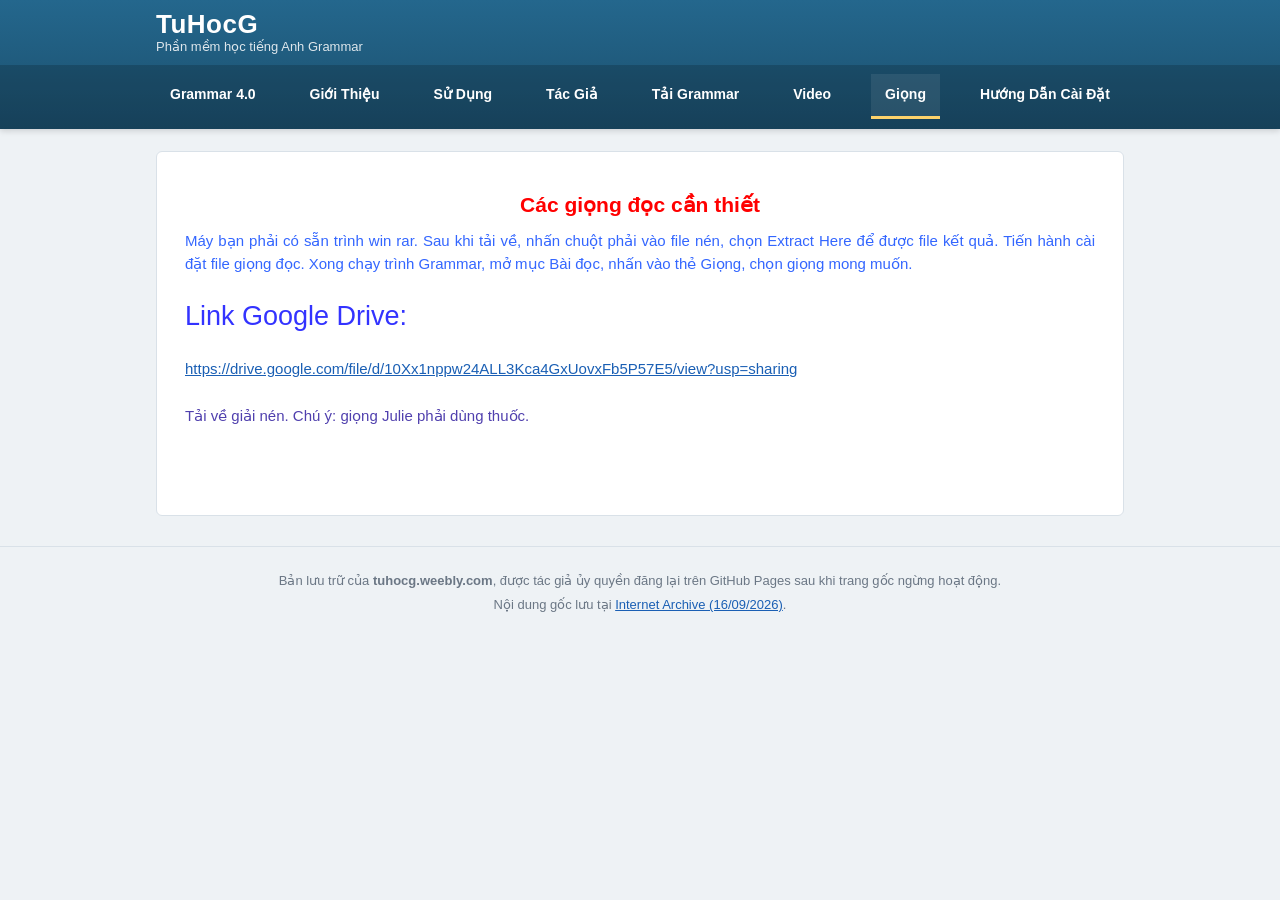
<file: gi7885ng.html>
<!DOCTYPE html>
<html lang="vi">
<head>
  <!-- Google tag (gtag.js) -->
  <script async src="https://www.googletagmanager.com/gtag/js?id=G-4L5XTGV6ZZ"></script>
  <script>
    window.dataLayer = window.dataLayer || [];
    function gtag(){dataLayer.push(arguments);}
    gtag('js', new Date());
    gtag('config', 'G-4L5XTGV6ZZ');
  </script>
<meta charset="utf-8">
<meta name="viewport" content="width=device-width, initial-scale=1">
<title>Tải giọng đọc (voice) cho phần mềm học tiếng Anh Grammar | TuHocG</title>
<meta name="description" content="Hướng dẫn tải và cài các giọng đọc cần thiết cho phần mềm Grammar: link Google Drive, cách giải nén, cài đặt và chọn giọng trong mục Bài đọc.">
<meta name="robots" content="index, follow">
<link rel="canonical" href="https://tuhocg.github.io/gi7885ng.html">
<meta property="og:locale" content="vi_VN">
<meta property="og:type" content="article">
<meta property="og:site_name" content="TuHocG – Phần mềm học tiếng Anh Grammar">
<meta property="og:title" content="Tải giọng đọc (voice) cho phần mềm học tiếng Anh Grammar">
<meta property="og:description" content="Hướng dẫn tải và cài các giọng đọc cần thiết cho phần mềm Grammar: link Google Drive, cách giải nén, cài đặt và chọn giọng trong mục Bài đọc.">
<meta property="og:url" content="https://tuhocg.github.io/gi7885ng.html">
<meta property="og:image" content="https://tuhocg.github.io/img/flash3-1.jpg">
<meta name="twitter:card" content="summary_large_image">
<meta name="twitter:title" content="Tải giọng đọc (voice) cho phần mềm học tiếng Anh Grammar">
<meta name="twitter:description" content="Hướng dẫn tải và cài các giọng đọc cần thiết cho phần mềm Grammar: link Google Drive, cách giải nén, cài đặt và chọn giọng trong mục Bài đọc.">
<meta name="twitter:image" content="https://tuhocg.github.io/img/flash3-1.jpg">
<script type="application/ld+json">
{
  "@context": "https://schema.org",
  "@graph": [
    {
      "@type": "WebSite",
      "@id": "https://tuhocg.github.io/#website",
      "url": "https://tuhocg.github.io/",
      "name": "TuHocG – Phần mềm học tiếng Anh Grammar",
      "inLanguage": "vi"
    },
    {
      "@type": "SoftwareApplication",
      "@id": "https://tuhocg.github.io/#grammar",
      "name": "Grammar 3.1",
      "alternateName": [
        "Phần mềm học tiếng Anh Grammar",
        "TuHocG Grammar"
      ],
      "applicationCategory": "EducationalApplication",
      "operatingSystem": "Windows XP, Vista, 7, 8, 8.1, 10",
      "softwareVersion": "3.1",
      "description": "Grammar 3.1 (TuHocG) là phần mềm học tiếng Anh offline miễn phí cho người Việt: luyện đủ 4 kỹ năng nghe, nói, đọc, viết, 41.112 bài tập Word Forms, 21.128 cặp câu đàm thoại Anh-Việt, bài đọc, từ vựng, văn phạm. Chạy trên Windows XP đến Windows 10.",
      "url": "https://tuhocg.github.io/",
      "image": "https://tuhocg.github.io/img/flash3-1.jpg",
      "downloadUrl": "https://tuhocg.github.io/t7843i-grammar.html",
      "installUrl": "https://tuhocg.github.io/h4327899ng-d7851n-cagravei-2727863t.html",
      "offers": {
        "@type": "Offer",
        "price": "0",
        "priceCurrency": "VND"
      }
    },
    {
      "@type": "WebPage",
      "@id": "https://tuhocg.github.io/gi7885ng.html#webpage",
      "url": "https://tuhocg.github.io/gi7885ng.html",
      "name": "Tải giọng đọc (voice) cho phần mềm học tiếng Anh Grammar",
      "description": "Hướng dẫn tải và cài các giọng đọc cần thiết cho phần mềm Grammar: link Google Drive, cách giải nén, cài đặt và chọn giọng trong mục Bài đọc.",
      "inLanguage": "vi",
      "isPartOf": {
        "@id": "https://tuhocg.github.io/#website"
      },
      "about": {
        "@id": "https://tuhocg.github.io/#grammar"
      },
      "primaryImageOfPage": "https://tuhocg.github.io/img/flash3-1.jpg"
    }
  ]
}
</script>
<meta name="keywords" content="">
<link rel="stylesheet" href="css/style.css">
<link rel="icon" href="img/1442761750.png" type="image/png">
</head>
<body class="page-gi7885ng">
<header class="site-header">
  <div class="container">
    <a class="brand" href="index.html">
      <span class="brand-name">TuHocG</span>
      <span class="brand-sub">Phần mềm học tiếng Anh Grammar</span>
    </a>
    <button class="nav-toggle" aria-label="Mở menu" aria-expanded="false" onclick="var n=document.getElementById('nav');var o=n.classList.toggle('open');this.setAttribute('aria-expanded',o)">☰</button>
  </div>
  <nav class="site-nav" id="nav">
    <ul class="container">
<li><a href="grammar-4.html">Grammar 4.0</a></li>
<li><a href="index.html">Giới Thiệu</a></li>
<li><a href="s7917-d7909ng.html">Sử Dụng</a></li>
<li><a href="taacutec-gi7843.html">Tác Giả</a></li>
<li><a href="t7843i-grammar.html">Tải Grammar</a></li>
<li><a href="video.html">Video</a></li>
<li class="active"><a href="gi7885ng.html">Giọng</a></li>
<li><a href="h4327899ng-d7851n-cagravei-2727863t.html">Hướng Dẫn Cài Đặt</a></li>
    </ul>
  </nav>
</header>

<main class="container">
  <div id="wsite-content" class="wsite-elements">

<h1 class="wsite-content-title" style="text-align:center;"><font size="5" style="color: rgb(255, 0, 0);">Các giọng đọc cần thiết</font><br/></h1>
<div class="paragraph" style="text-align:justify;"><span style="color:rgb(51, 102, 255)"><font size="3">Máy bạn phải có sẵn trình win rar. Sau khi tải về, nhấn chuột phải vào file nén, chọn Extract Here để được file kết quả. Tiến hành cài đặt file giọng đọc. Xong chạy trình Grammar, mở mục Bài đọc, nhấn vào thẻ Giọng, chọn giọng mong muốn.</font></span><br/><br/><font size="6"><span style="color:rgb(51, 51, 255)">Link Google Drive:</span></font><br/><br/><a href="https://drive.google.com/file/d/10Xx1nppw24ALL3Kca4GxUovxFb5P57E5/view?usp=sharing" rel="noopener" target="_blank">https://drive.google.com/file/d/10Xx1nppw24ALL3Kca4GxUovxFb5P57E5/view?usp=sharing</a><br/><br/><font color="#5040ae">Tải về giải nén. Chú ý: giọng Julie phải dùng thuốc.</font></div>
<div><div class="wsite-multicol"><div class="wsite-multicol-table-wrap" style="margin:0 -15px;">
<table class="wsite-multicol-table">
<tbody class="wsite-multicol-tbody">
<tr class="wsite-multicol-tr">
<td class="wsite-multicol-col" style="width:49.5%; padding:0 15px;">
<div class="wsite-spacer" style="height:50px;"></div>
</td> <td class="wsite-multicol-col" style="width:49.5%; padding:0 15px;">
<div class="wsite-spacer" style="height:50px;"></div>
</td> </tr>
</tbody>
</table>
</div></div></div>

  </div>
</main>

<footer class="site-footer">
  <div class="container">
    <p>Bản lưu trữ của <strong>tuhocg.weebly.com</strong>, được tác giả ủy quyền đăng lại trên GitHub Pages sau khi trang gốc ngừng hoạt động.</p>
    <p class="muted">Nội dung gốc lưu tại <a href="https://web.archive.org/web/20260916081654/https://tuhocg.weebly.com/gi7885ng.html" target="_blank" rel="noopener">Internet Archive (16/09/2026)</a>.</p>
  </div>
</footer>
<script src="js/slideshow.js" defer></script>
</body>
</html>
</file>
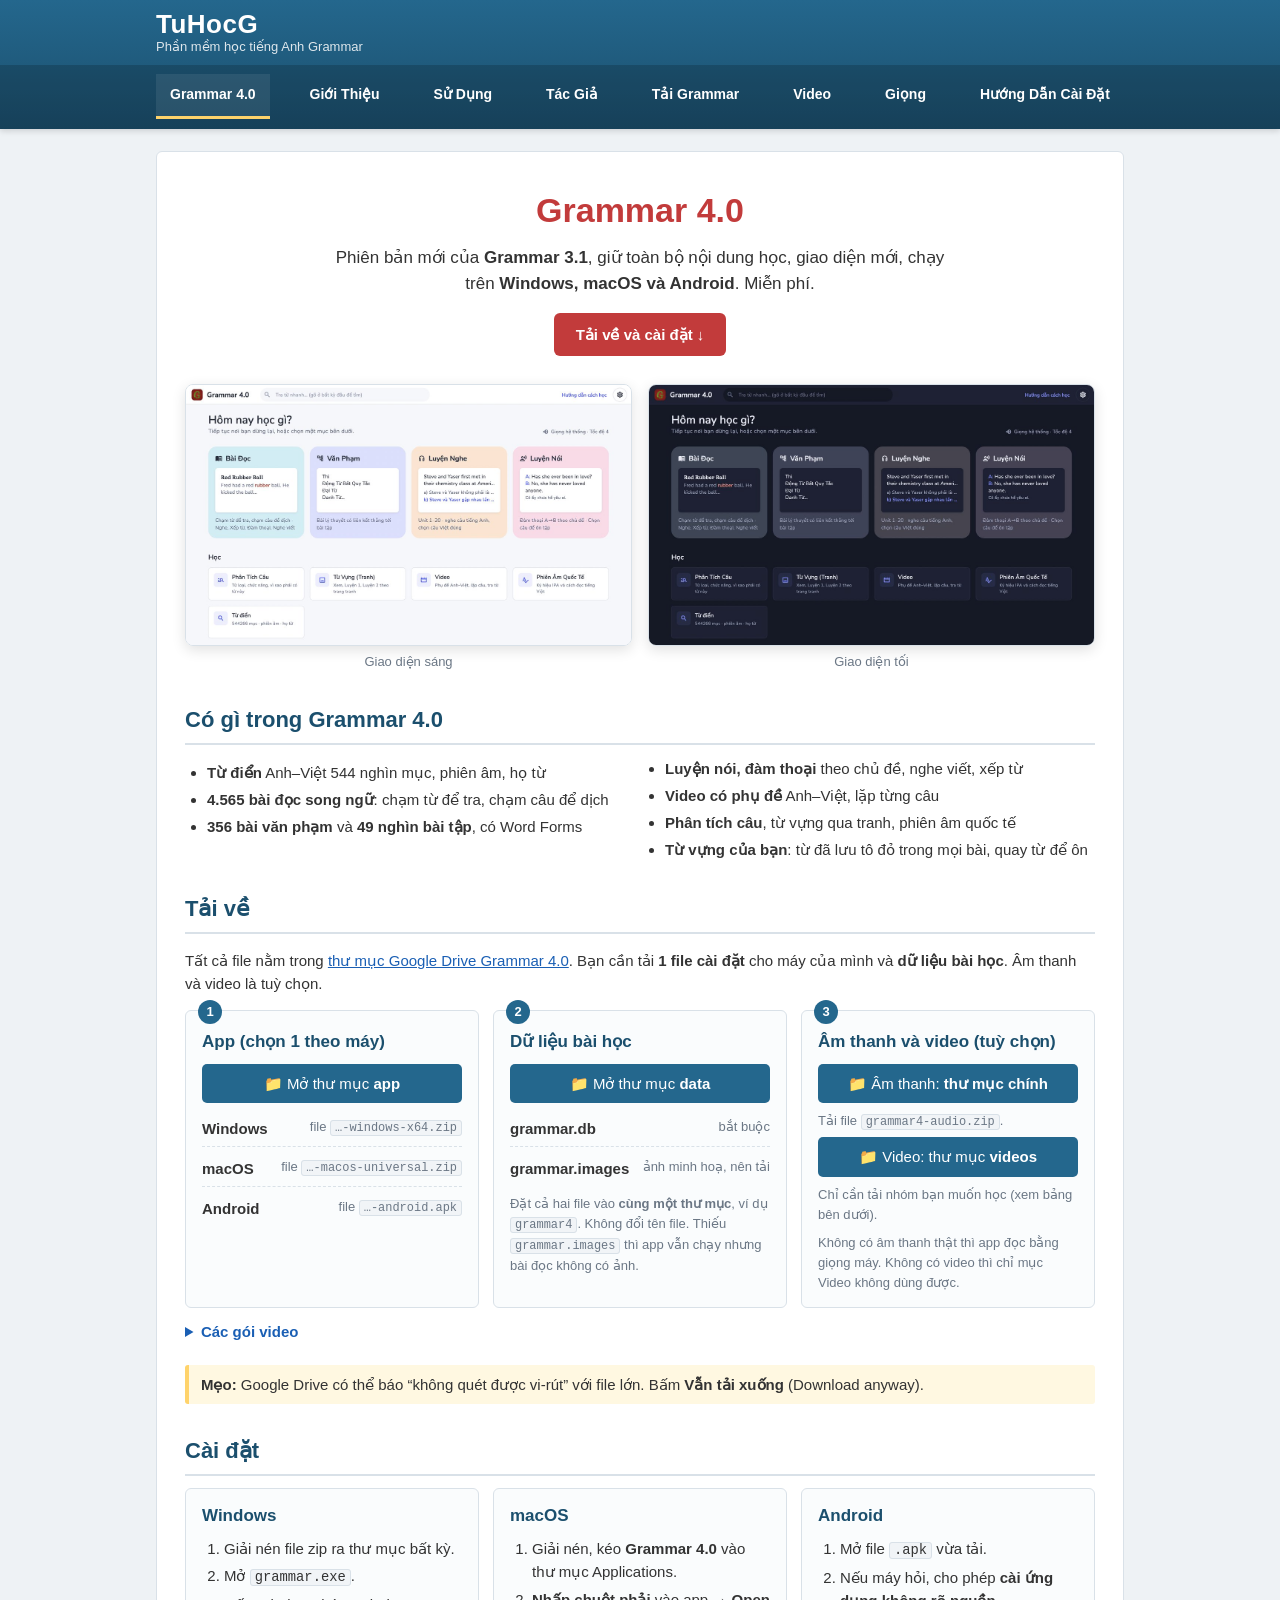
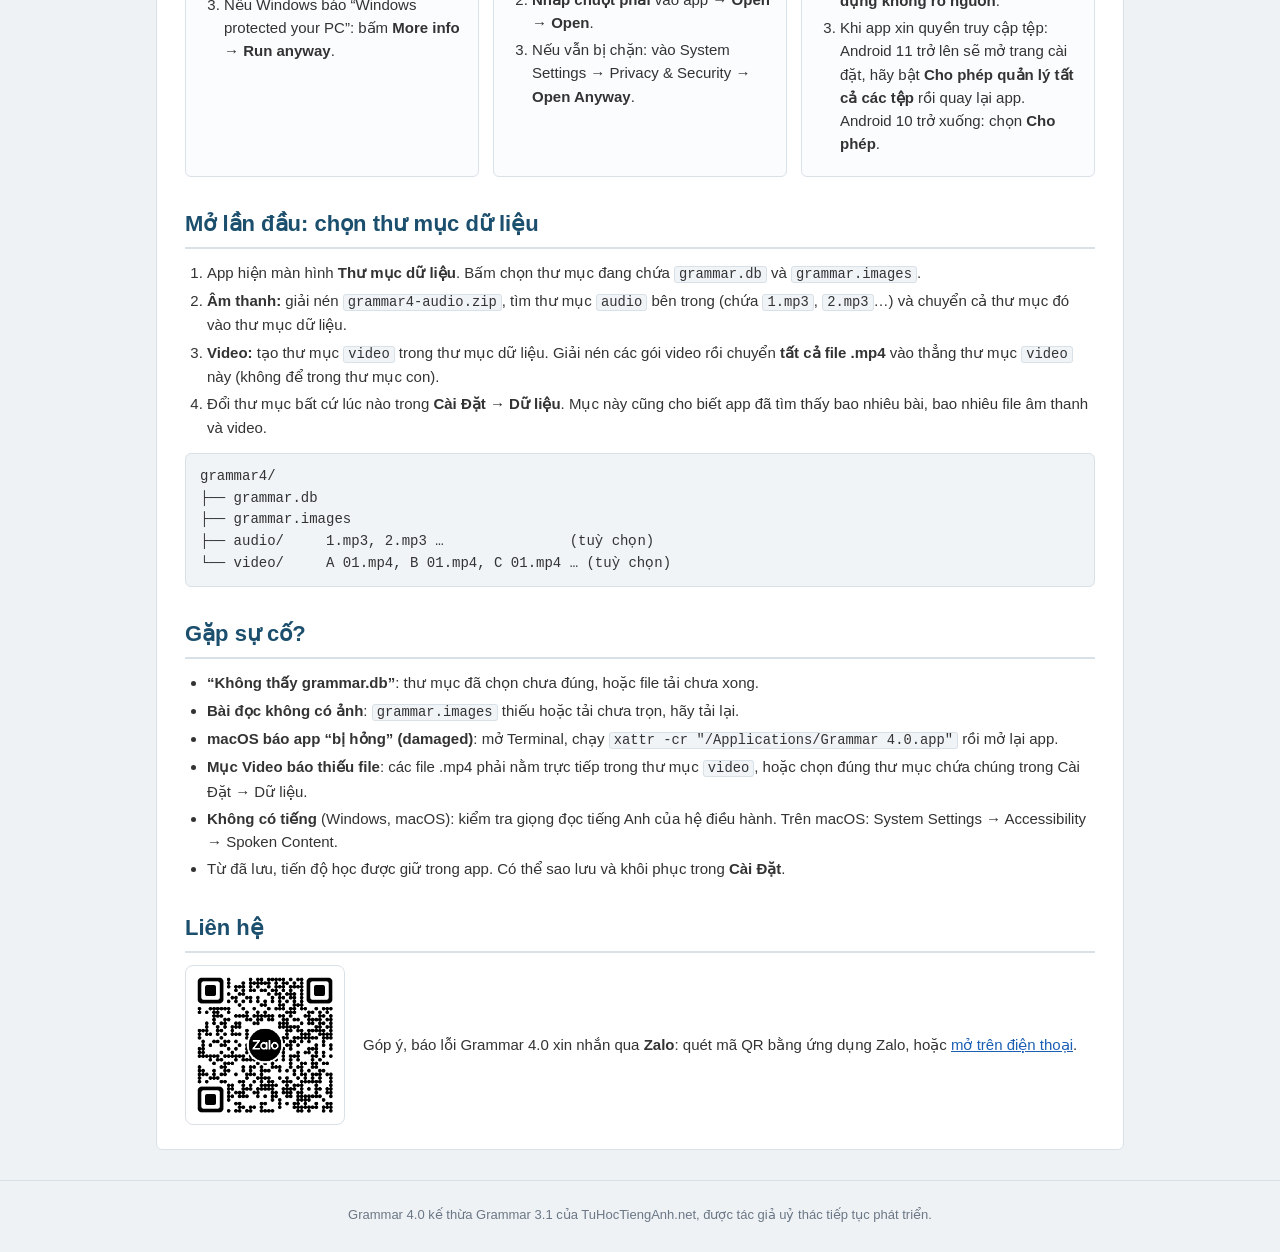
<file: grammar-4.html>
<!DOCTYPE html>
<html lang="vi">
<head>
  <!-- Google tag (gtag.js) -->
  <script async src="https://www.googletagmanager.com/gtag/js?id=G-4L5XTGV6ZZ"></script>
  <script>
    window.dataLayer = window.dataLayer || [];
    function gtag(){dataLayer.push(arguments);}
    gtag('js', new Date());
    gtag('config', 'G-4L5XTGV6ZZ');
  </script>
<meta charset="utf-8">
<meta name="viewport" content="width=device-width, initial-scale=1">
<title>Grammar 4.0 – Tải về và cài đặt cho Windows, macOS, Android | TuHocG</title>
<meta name="description" content="Grammar 4.0: phiên bản mới của phần mềm học tiếng Anh Grammar 3.1, chạy trên Windows, macOS và Android. Hướng dẫn tải về và cài đặt từng bước.">
<meta name="robots" content="index, follow">
<link rel="canonical" href="https://tuhocg.github.io/grammar-4.html">
<meta property="og:locale" content="vi_VN">
<meta property="og:type" content="article">
<meta property="og:site_name" content="TuHocG – Phần mềm học tiếng Anh Grammar">
<meta property="og:title" content="Grammar 4.0 – Tải về và cài đặt cho Windows, macOS, Android">
<meta property="og:description" content="Phiên bản mới của Grammar 3.1, chạy trên Windows, macOS và Android. Hướng dẫn tải về và cài đặt từng bước.">
<meta property="og:url" content="https://tuhocg.github.io/grammar-4.html">
<meta property="og:image" content="https://tuhocg.github.io/img/grammar4-og.jpg">
<meta property="og:image:width" content="1200">
<meta property="og:image:height" content="630">
<meta property="og:image:alt" content="Màn hình chính Grammar 4.0, giao diện sáng và tối">
<meta name="twitter:card" content="summary_large_image">
<meta name="twitter:title" content="Grammar 4.0 – Tải về và cài đặt cho Windows, macOS, Android">
<meta name="twitter:description" content="Phiên bản mới của Grammar 3.1, chạy trên Windows, macOS và Android. Hướng dẫn tải về và cài đặt từng bước.">
<meta name="twitter:image" content="https://tuhocg.github.io/img/grammar4-og.jpg">
<script type="application/ld+json">
{
  "@context": "https://schema.org",
  "@graph": [
    {
      "@type": "WebSite",
      "@id": "https://tuhocg.github.io/#website",
      "url": "https://tuhocg.github.io/",
      "name": "TuHocG – Phần mềm học tiếng Anh Grammar",
      "inLanguage": "vi"
    },
    {
      "@type": "SoftwareApplication",
      "@id": "https://tuhocg.github.io/grammar-4.html#grammar4",
      "name": "Grammar 4.0",
      "applicationCategory": "EducationalApplication",
      "operatingSystem": "Windows, macOS, Android",
      "softwareVersion": "4.0",
      "image": "https://tuhocg.github.io/img/grammar4-og.jpg",
      "screenshot": [
        "https://tuhocg.github.io/img/grammar4-light.jpg",
        "https://tuhocg.github.io/img/grammar4-dark.jpg"
      ],
      "description": "Grammar 4.0 là phiên bản mới của phần mềm học tiếng Anh Grammar 3.1: từ điển, bài đọc song ngữ, văn phạm, bài tập, luyện nói, luyện nghe, video phụ đề. Chạy trên Windows, macOS và Android.",
      "url": "https://tuhocg.github.io/grammar-4.html",
      "downloadUrl": "https://drive.google.com/drive/folders/1DQ4l5WuTqam1RHx5EglBmzrz1q50gT1Z?usp=sharing",
      "offers": { "@type": "Offer", "price": "0", "priceCurrency": "VND" }
    },
    {
      "@type": "WebPage",
      "@id": "https://tuhocg.github.io/grammar-4.html#webpage",
      "url": "https://tuhocg.github.io/grammar-4.html",
      "name": "Grammar 4.0 – Tải về và cài đặt cho Windows, macOS, Android",
      "description": "Grammar 4.0: phiên bản mới của phần mềm học tiếng Anh Grammar 3.1, chạy trên Windows, macOS và Android. Hướng dẫn tải về và cài đặt từng bước.",
      "inLanguage": "vi",
      "isPartOf": { "@id": "https://tuhocg.github.io/#website" },
      "about": { "@id": "https://tuhocg.github.io/grammar-4.html#grammar4" },
      "primaryImageOfPage": "https://tuhocg.github.io/img/grammar4-og.jpg"
    }
  ]
}
</script>
<link rel="stylesheet" href="css/style.css">
<link rel="icon" href="img/1442761750.png" type="image/png">
</head>
<body class="page-grammar-4">
<header class="site-header">
  <div class="container">
    <a class="brand" href="index.html">
      <span class="brand-name">TuHocG</span>
      <span class="brand-sub">Phần mềm học tiếng Anh Grammar</span>
    </a>
    <button class="nav-toggle" aria-label="Mở menu" aria-expanded="false" onclick="var n=document.getElementById('nav');var o=n.classList.toggle('open');this.setAttribute('aria-expanded',o)">☰</button>
  </div>
  <nav class="site-nav" id="nav">
    <ul class="container">
<li class="active"><a href="grammar-4.html">Grammar 4.0</a></li>
<li><a href="index.html">Giới Thiệu</a></li>
<li><a href="s7917-d7909ng.html">Sử Dụng</a></li>
<li><a href="taacutec-gi7843.html">Tác Giả</a></li>
<li><a href="t7843i-grammar.html">Tải Grammar</a></li>
<li><a href="video.html">Video</a></li>
<li><a href="gi7885ng.html">Giọng</a></li>
<li><a href="h4327899ng-d7851n-cagravei-2727863t.html">Hướng Dẫn Cài Đặt</a></li>
    </ul>
  </nav>
</header>

<main class="container">
  <div id="wsite-content" class="wsite-elements g4">

<section class="g4-hero">
  <h1>Grammar 4.0</h1>
  <p class="g4-lead">Phiên bản mới của <strong>Grammar 3.1</strong>, giữ toàn bộ nội dung học, giao diện mới, chạy trên <strong>Windows, macOS và Android</strong>. Miễn phí.</p>
  <a class="g4-btn" href="#tai-ve">Tải về và cài đặt ↓</a>
</section>

<div class="g4-shots">
  <figure>
    <a href="img/grammar4-light.jpg" target="_blank"><img src="img/grammar4-light.jpg" width="1200" height="701" alt="Màn hình chính Grammar 4.0, giao diện sáng" loading="lazy"></a>
    <figcaption>Giao diện sáng</figcaption>
  </figure>
  <figure>
    <a href="img/grammar4-dark.jpg" target="_blank"><img src="img/grammar4-dark.jpg" width="1200" height="701" alt="Màn hình chính Grammar 4.0, giao diện tối" loading="lazy"></a>
    <figcaption>Giao diện tối</figcaption>
  </figure>
</div>

<h2>Có gì trong Grammar 4.0</h2>
<ul class="g4-features">
  <li><b>Từ điển</b> Anh–Việt 544 nghìn mục, phiên âm, họ từ</li>
  <li><b>4.565 bài đọc song ngữ</b>: chạm từ để tra, chạm câu để dịch</li>
  <li><b>356 bài văn phạm</b> và <b>49 nghìn bài tập</b>, có Word Forms</li>
  <li><b>Luyện nói, đàm thoại</b> theo chủ đề, nghe viết, xếp từ</li>
  <li><b>Video có phụ đề</b> Anh–Việt, lặp từng câu</li>
  <li><b>Phân tích câu</b>, từ vựng qua tranh, phiên âm quốc tế</li>
  <li><b>Từ vựng của bạn</b>: từ đã lưu tô đỏ trong mọi bài, quay từ để ôn</li>
</ul>

<h2 id="tai-ve">Tải về</h2>
<p>Tất cả file nằm trong <a href="https://drive.google.com/drive/folders/1DQ4l5WuTqam1RHx5EglBmzrz1q50gT1Z?usp=sharing" target="_blank" rel="noopener">thư mục Google Drive Grammar 4.0</a>. Bạn cần tải <b>1 file cài đặt</b> cho máy của mình và <b>dữ liệu bài học</b>. Âm thanh và video là tuỳ chọn.</p>

<div class="g4-cards">
  <div class="g4-card">
    <span class="g4-step">1</span>
    <h3>App (chọn 1 theo máy)</h3>
    <a class="g4-folder" href="https://drive.google.com/drive/folders/1rgLy9MPb5jrBiCNeTo6O2Vey8BovuROm?usp=sharing" target="_blank" rel="noopener">📁&nbsp;Mở thư mục <b>app</b></a>
    <ul class="g4-files">
      <li><b>Windows</b> <span>file <code>…-windows-x64.zip</code></span></li>
      <li><b>macOS</b> <span>file <code>…-macos-universal.zip</code></span></li>
      <li><b>Android</b> <span>file <code>…-android.apk</code></span></li>
    </ul>
  </div>
  <div class="g4-card">
    <span class="g4-step">2</span>
    <h3>Dữ liệu bài học</h3>
    <a class="g4-folder" href="https://drive.google.com/drive/folders/1s9_oaN_QGIKanaZkDSSEAqr9q1eVSCOp?usp=sharing" target="_blank" rel="noopener">📁&nbsp;Mở thư mục <b>data</b></a>
    <ul class="g4-files">
      <li><b>grammar.db</b> <span>bắt buộc</span></li>
      <li><b>grammar.images</b> <span>ảnh minh hoạ, nên tải</span></li>
    </ul>
    <p class="g4-note">Đặt cả hai file vào <b>cùng một thư mục</b>, ví dụ <code>grammar4</code>. Không đổi tên file. Thiếu <code>grammar.images</code> thì app vẫn chạy nhưng bài đọc không có ảnh.</p>
  </div>
  <div class="g4-card">
    <span class="g4-step">3</span>
    <h3>Âm thanh và video (tuỳ chọn)</h3>
    <a class="g4-folder" href="https://drive.google.com/drive/folders/1DQ4l5WuTqam1RHx5EglBmzrz1q50gT1Z?usp=sharing" target="_blank" rel="noopener">📁&nbsp;Âm thanh: <b>thư mục chính</b></a>
    <p class="g4-note">Tải file <code>grammar4-audio.zip</code>.</p>
    <a class="g4-folder" href="https://drive.google.com/drive/folders/14jj_1UVlAwyNMedtGkLo14DK0lExz5kC?usp=sharing" target="_blank" rel="noopener">📁&nbsp;Video: thư mục <b>videos</b></a>
    <p class="g4-note">Chỉ cần tải nhóm bạn muốn học (xem bảng bên dưới).</p>
    <p class="g4-note">Không có âm thanh thật thì app đọc bằng giọng máy. Không có video thì chỉ mục Video không dùng được.</p>
  </div>
</div>

<details class="g4-more">
  <summary>Các gói video</summary>
  <table class="g4-table">
    <tr><th>File</th><th>Nội dung</th><th>Dung lượng (khoảng)</th></tr>
    <tr><td>video-levelA-part1/2/3.zip</td><td>Nhóm A (57 tập), chia 3 phần</td><td>0,9 + 1,5 + 2,2 GB</td></tr>
    <tr><td>video-levelB.zip</td><td>Nhóm B (68 tập)</td><td>1,3 GB</td></tr>
    <tr><td>video-levelC.zip</td><td>Nhóm C (80 tập)</td><td>650 MB</td></tr>
    <tr><td>video-levelF.zip</td><td>Phim (5 phim)</td><td>2,1 GB</td></tr>
  </table>
</details>

<p class="g4-tip"><b>Mẹo:</b> Google Drive có thể báo “không quét được vi-rút” với file lớn. Bấm <b>Vẫn tải xuống</b> (Download anyway).</p>

<h2>Cài đặt</h2>

<div class="g4-cards">
  <div class="g4-card">
    <h3>Windows</h3>
    <ol>
      <li>Giải nén file zip ra thư mục bất kỳ.</li>
      <li>Mở <code>grammar.exe</code>.</li>
      <li>Nếu Windows báo “Windows protected your PC”: bấm <b>More info</b> → <b>Run anyway</b>.</li>
    </ol>
  </div>
  <div class="g4-card">
    <h3>macOS</h3>
    <ol>
      <li>Giải nén, kéo <b>Grammar 4.0</b> vào thư mục Applications.</li>
      <li><b>Nhấp chuột phải</b> vào app → <b>Open</b> → <b>Open</b>.</li>
      <li>Nếu vẫn bị chặn: vào System Settings → Privacy &amp; Security → <b>Open Anyway</b>.</li>
    </ol>
  </div>
  <div class="g4-card">
    <h3>Android</h3>
    <ol>
      <li>Mở file <code>.apk</code> vừa tải.</li>
      <li>Nếu máy hỏi, cho phép <b>cài ứng dụng không rõ nguồn</b>.</li>
      <li>Khi app xin quyền truy cập tệp: Android 11 trở lên sẽ mở trang cài đặt, hãy bật <b>Cho phép quản lý tất cả các tệp</b> rồi quay lại app. Android 10 trở xuống: chọn <b>Cho phép</b>.</li>
    </ol>
  </div>
</div>

<h2>Mở lần đầu: chọn thư mục dữ liệu</h2>
<ol>
  <li>App hiện màn hình <b>Thư mục dữ liệu</b>. Bấm chọn thư mục đang chứa <code>grammar.db</code> và <code>grammar.images</code>.</li>
  <li><b>Âm thanh:</b> giải nén <code>grammar4-audio.zip</code>, tìm thư mục <code>audio</code> bên trong (chứa <code>1.mp3</code>, <code>2.mp3</code>…) và chuyển cả thư mục đó vào thư mục dữ liệu.</li>
  <li><b>Video:</b> tạo thư mục <code>video</code> trong thư mục dữ liệu. Giải nén các gói video rồi chuyển <b>tất cả file .mp4</b> vào thẳng thư mục <code>video</code> này (không để trong thư mục con).</li>
  <li>Đổi thư mục bất cứ lúc nào trong <b>Cài Đặt → Dữ liệu</b>. Mục này cũng cho biết app đã tìm thấy bao nhiêu bài, bao nhiêu file âm thanh và video.</li>
</ol>

<pre class="g4-tree">grammar4/
├── grammar.db
├── grammar.images
├── audio/     1.mp3, 2.mp3 …               (tuỳ chọn)
└── video/     A 01.mp4, B 01.mp4, C 01.mp4 … (tuỳ chọn)</pre>

<h2>Gặp sự cố?</h2>
<ul>
  <li><b>“Không thấy grammar.db”</b>: thư mục đã chọn chưa đúng, hoặc file tải chưa xong.</li>
  <li><b>Bài đọc không có ảnh</b>: <code>grammar.images</code> thiếu hoặc tải chưa trọn, hãy tải lại.</li>
  <li><b>macOS báo app “bị hỏng” (damaged)</b>: mở Terminal, chạy <code>xattr -cr "/Applications/Grammar 4.0.app"</code> rồi mở lại app.</li>
  <li><b>Mục Video báo thiếu file</b>: các file .mp4 phải nằm trực tiếp trong thư mục <code>video</code>, hoặc chọn đúng thư mục chứa chúng trong Cài Đặt → Dữ liệu.</li>
  <li><b>Không có tiếng</b> (Windows, macOS): kiểm tra giọng đọc tiếng Anh của hệ điều hành. Trên macOS: System Settings → Accessibility → Spoken Content.</li>
  <li>Từ đã lưu, tiến độ học được giữ trong app. Có thể sao lưu và khôi phục trong <b>Cài Đặt</b>.</li>
</ul>

<h2 id="lien-he">Liên hệ</h2>
<div class="g4-contact">
  <a href="https://zaloapp.com/qr/p/2w366jmlwc1w" target="_blank" rel="noopener"><img src="img/zalo-qr.png" width="160" height="160" alt="Mã QR Zalo liên hệ Grammar 4.0"></a>
  <p>Góp ý, báo lỗi Grammar 4.0 xin nhắn qua <b>Zalo</b>: quét mã QR bằng ứng dụng Zalo, hoặc <a href="https://zaloapp.com/qr/p/2w366jmlwc1w" target="_blank" rel="noopener">mở trên điện thoại</a>.</p>
</div>

  </div>
</main>

<footer class="site-footer">
  <div class="container">
    <p>Grammar 4.0 kế thừa Grammar 3.1 của TuHocTiengAnh.net, được tác giả uỷ thác tiếp tục phát triển.</p>
  </div>
</footer>
</body>
</html>
</file>
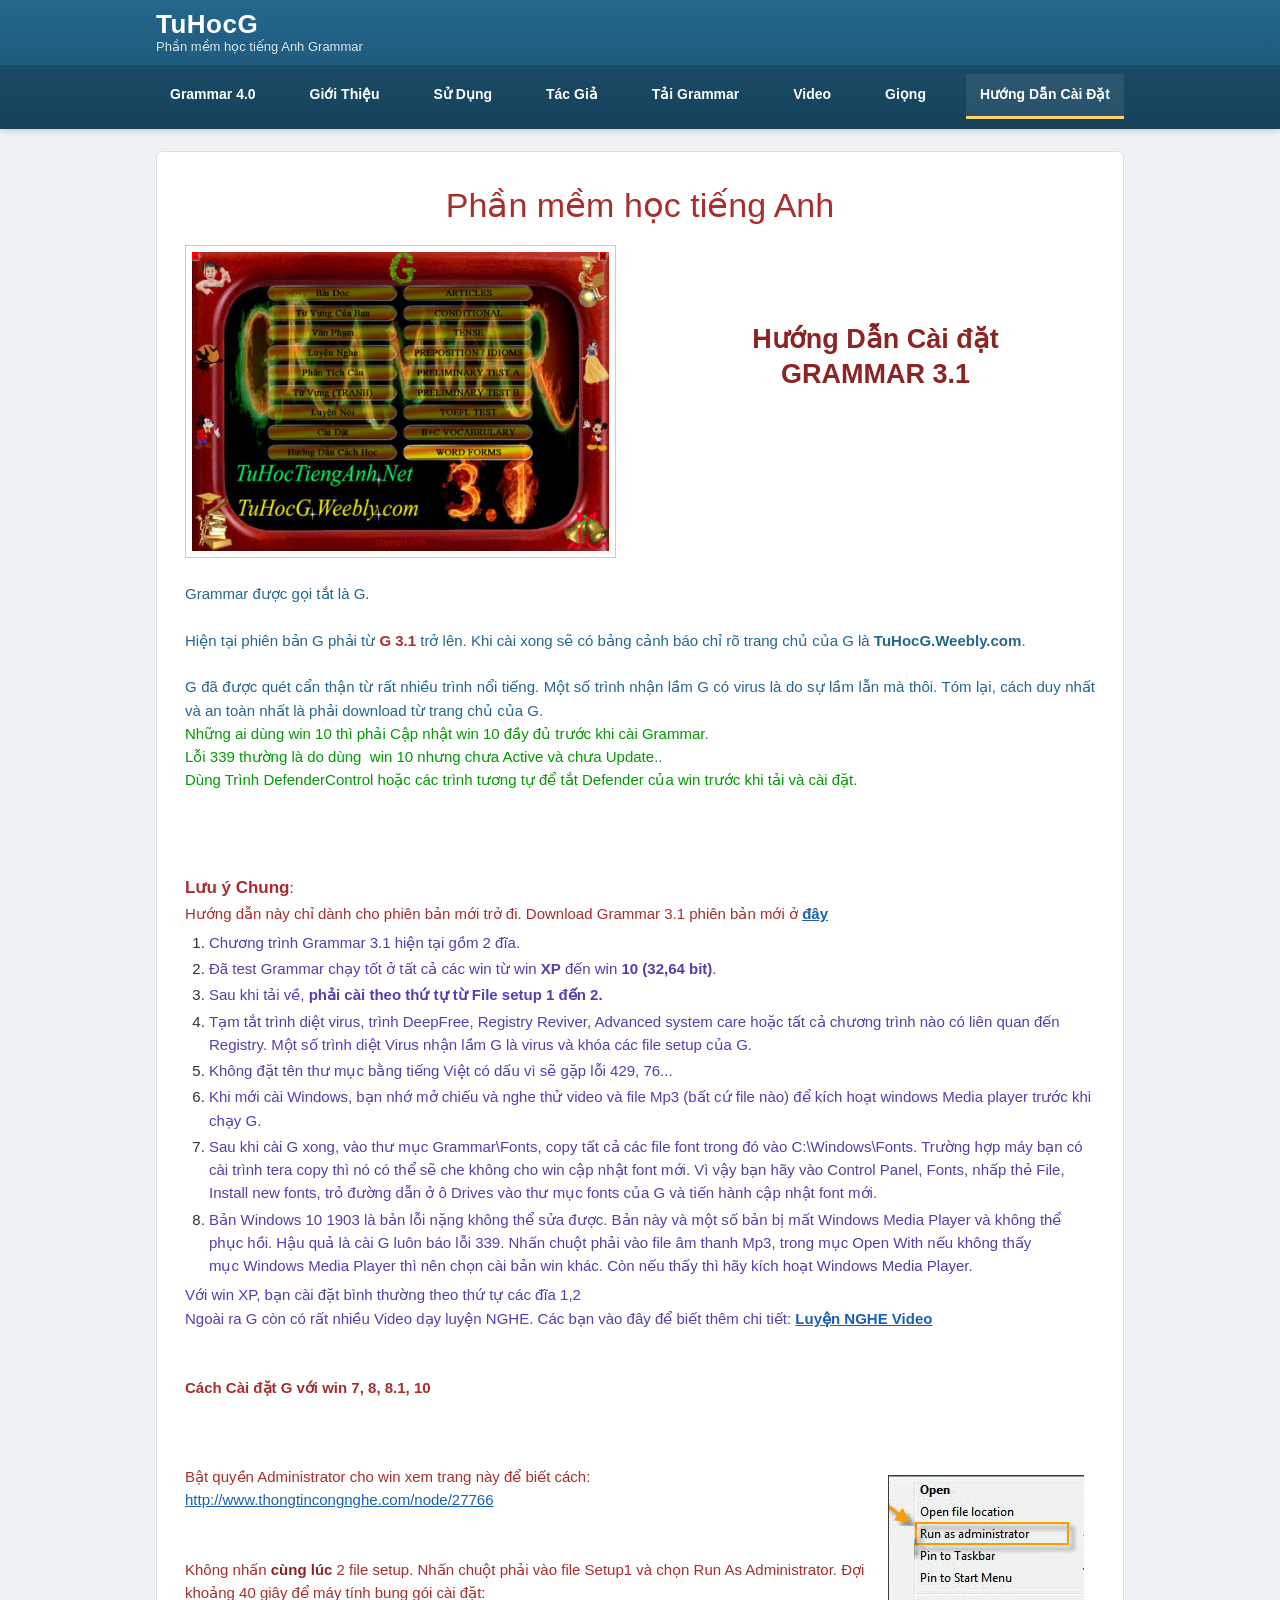
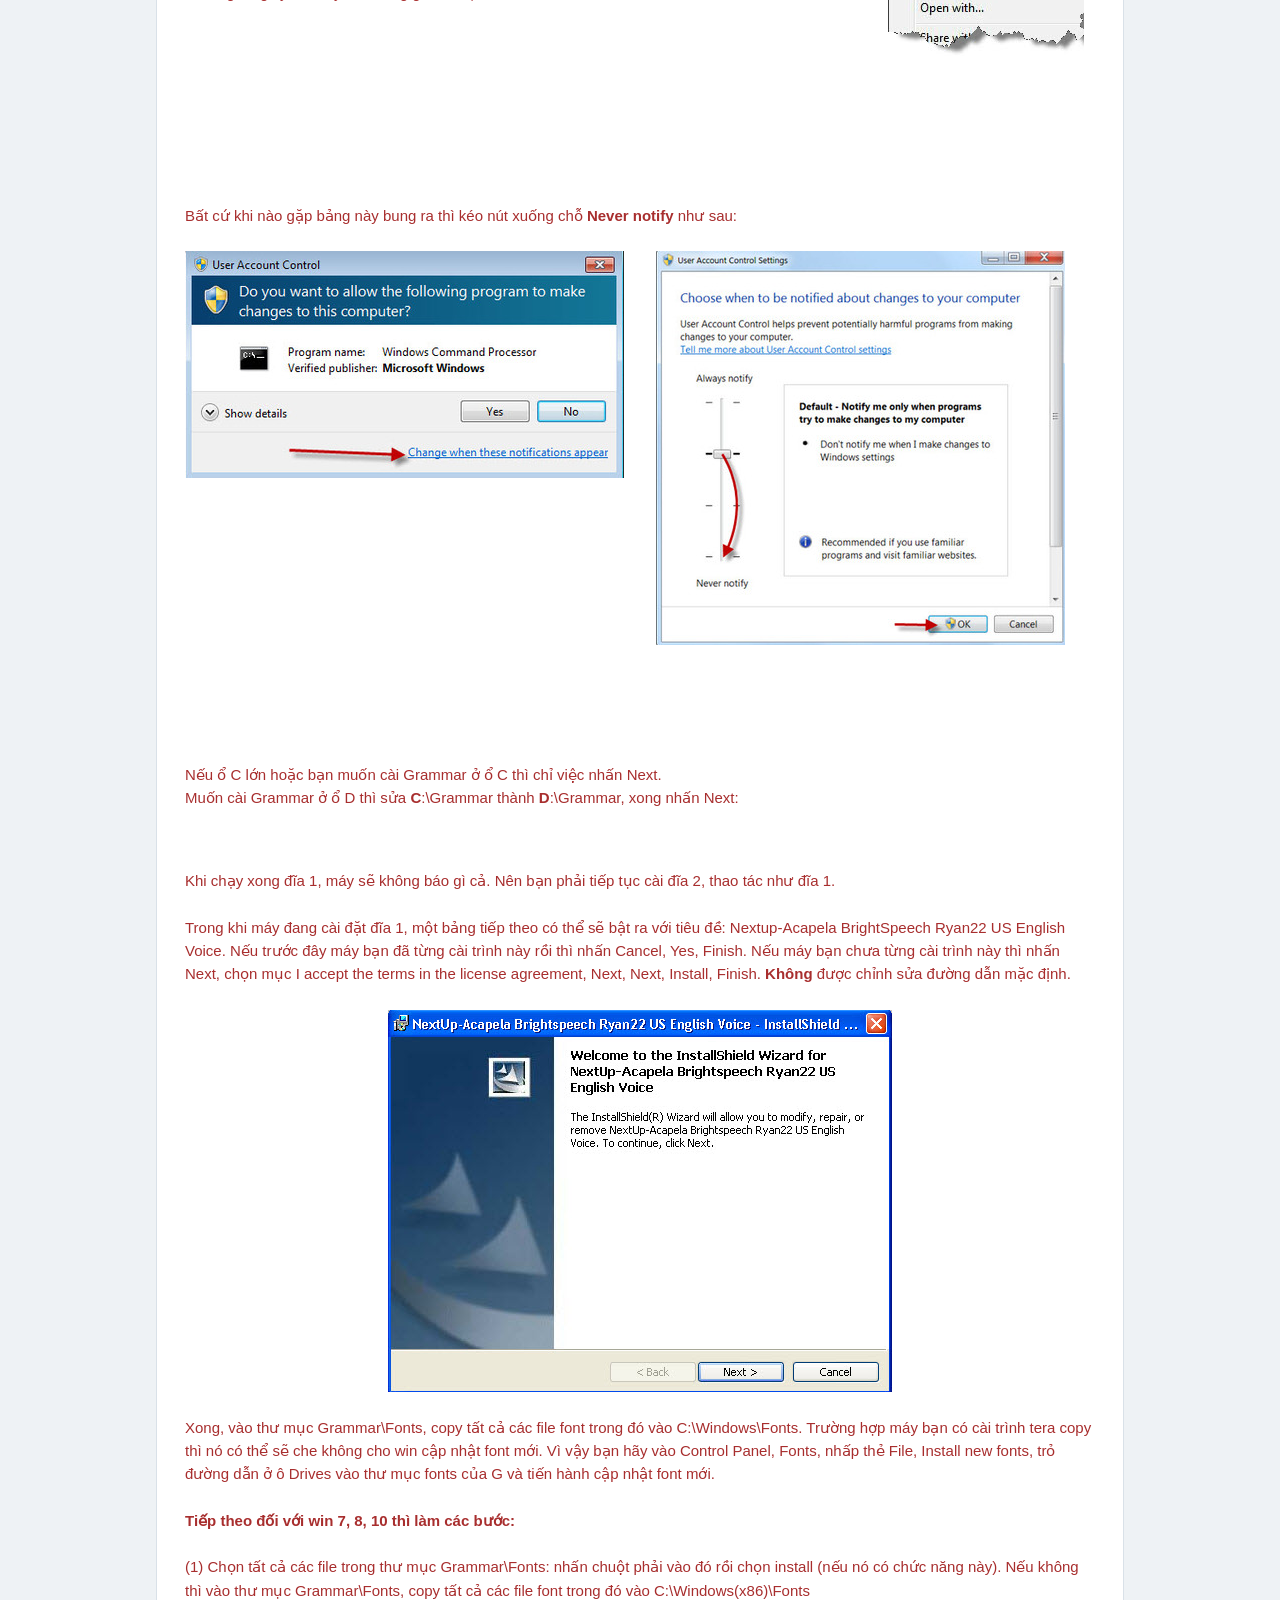
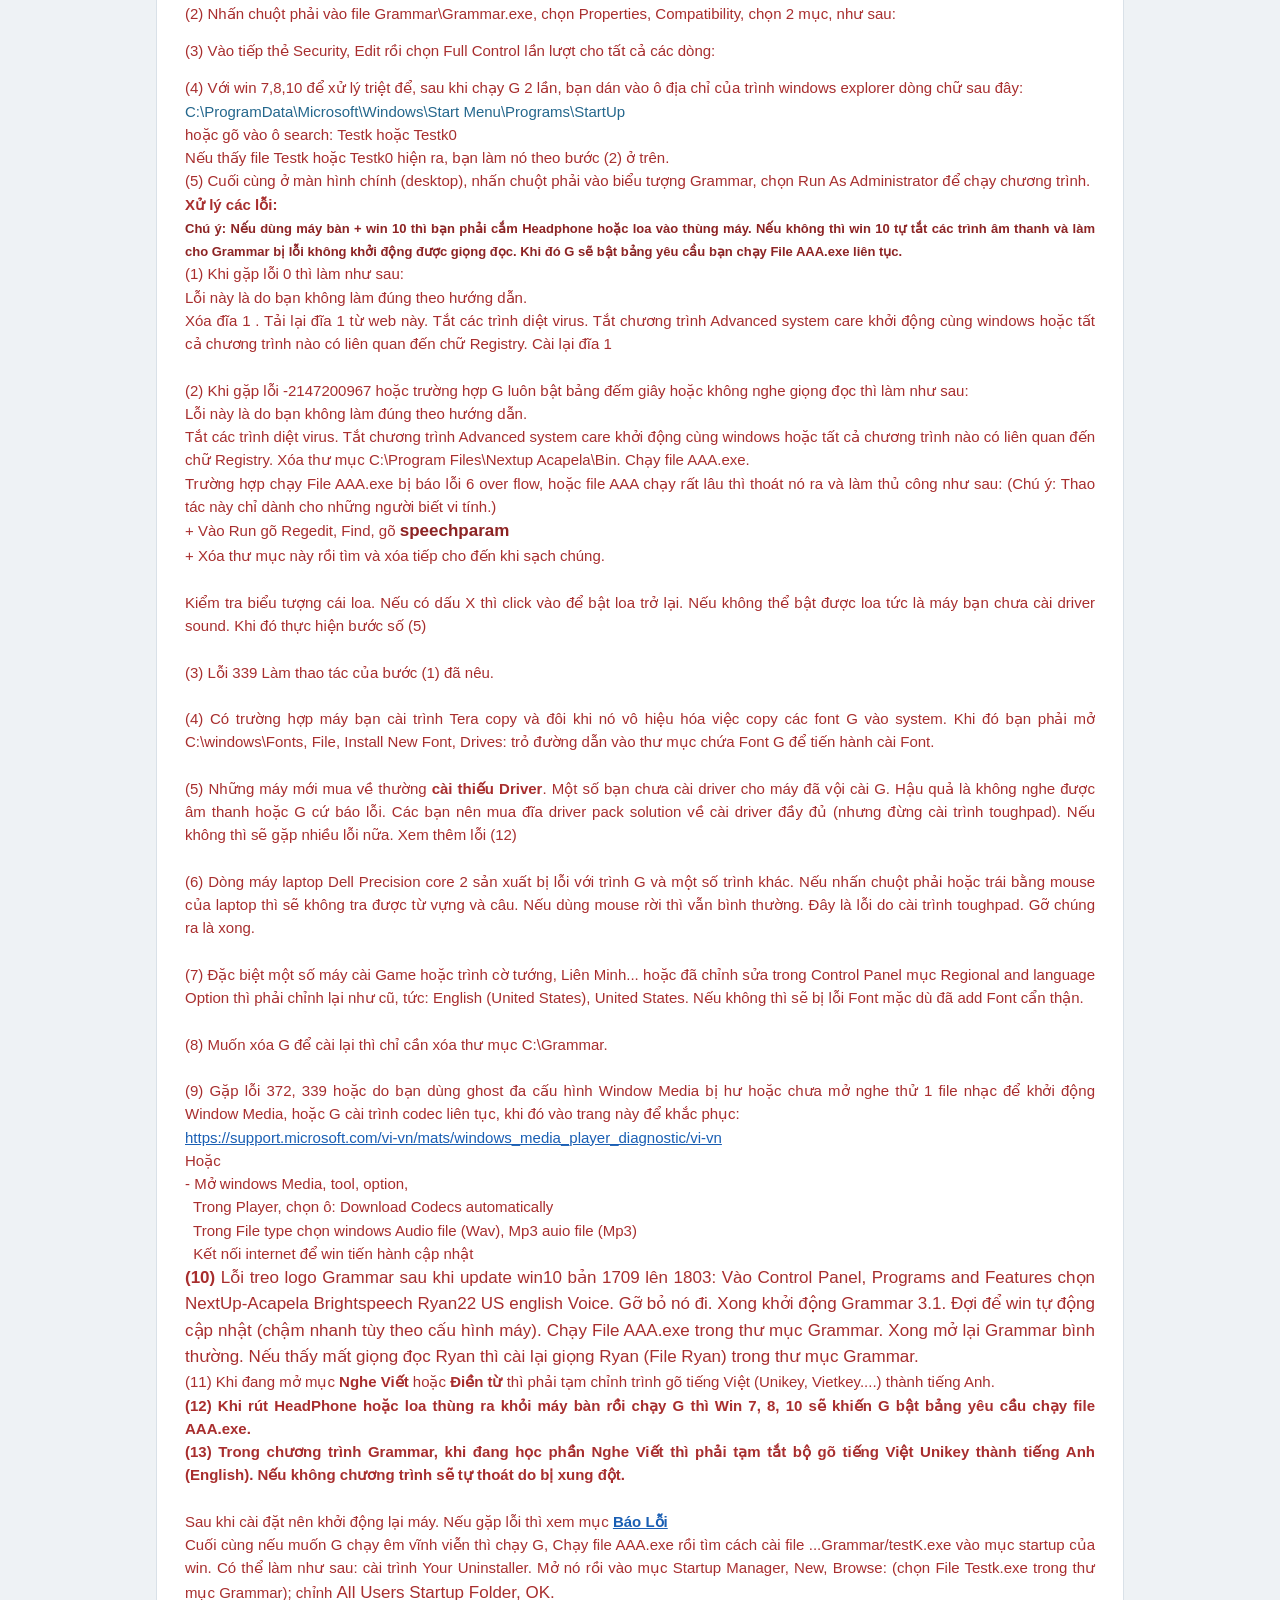
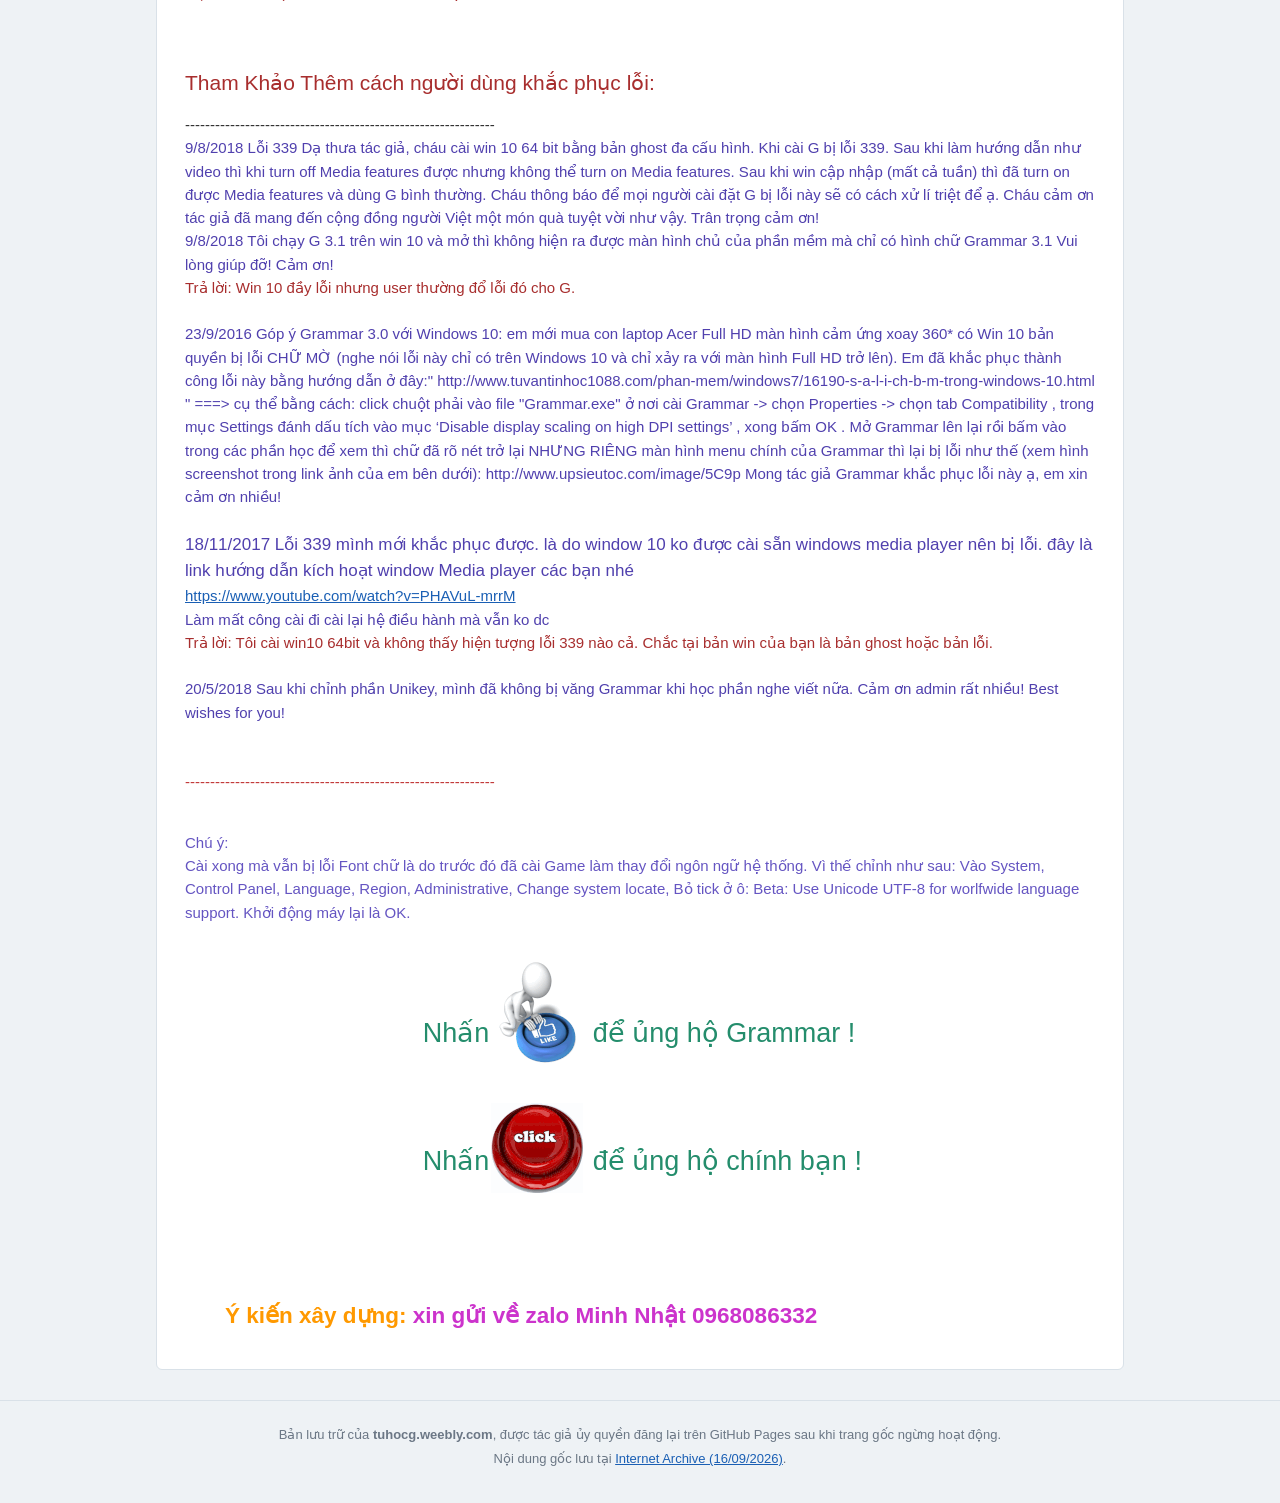
<file: h4327899ng-d7851n-cagravei-2727863t.html>
<!DOCTYPE html>
<html lang="vi">
<head>
  <!-- Google tag (gtag.js) -->
  <script async src="https://www.googletagmanager.com/gtag/js?id=G-4L5XTGV6ZZ"></script>
  <script>
    window.dataLayer = window.dataLayer || [];
    function gtag(){dataLayer.push(arguments);}
    gtag('js', new Date());
    gtag('config', 'G-4L5XTGV6ZZ');
  </script>
<meta charset="utf-8">
<meta name="viewport" content="width=device-width, initial-scale=1">
<title>Hướng dẫn cài đặt Grammar 3.1 trên Windows XP, 7, 8, 8.1, 10 – sửa lỗi 339 | TuHocG</title>
<meta name="description" content="Hướng dẫn cài đặt phần mềm học tiếng Anh Grammar 3.1 từng bước trên Windows XP/7/8/10: thứ tự cài đĩa 1, đĩa 2, bật quyền Administrator, tắt diệt virus, cài font, khắc phục lỗi 339, 429, 76 và Windows Media Player.">
<meta name="robots" content="index, follow">
<link rel="canonical" href="https://tuhocg.github.io/h4327899ng-d7851n-cagravei-2727863t.html">
<meta property="og:locale" content="vi_VN">
<meta property="og:type" content="article">
<meta property="og:site_name" content="TuHocG – Phần mềm học tiếng Anh Grammar">
<meta property="og:title" content="Hướng dẫn cài đặt Grammar 3.1 trên Windows XP, 7, 8, 8.1, 10 – sửa lỗi 339">
<meta property="og:description" content="Hướng dẫn cài đặt phần mềm học tiếng Anh Grammar 3.1 từng bước trên Windows XP/7/8/10: thứ tự cài đĩa 1, đĩa 2, bật quyền Administrator, tắt diệt virus, cài font, khắc phục lỗi 339, 429, 76 và Windows Media Player.">
<meta property="og:url" content="https://tuhocg.github.io/h4327899ng-d7851n-cagravei-2727863t.html">
<meta property="og:image" content="https://tuhocg.github.io/img/1848532.jpg">
<meta name="twitter:card" content="summary_large_image">
<meta name="twitter:title" content="Hướng dẫn cài đặt Grammar 3.1 trên Windows XP, 7, 8, 8.1, 10 – sửa lỗi 339">
<meta name="twitter:description" content="Hướng dẫn cài đặt phần mềm học tiếng Anh Grammar 3.1 từng bước trên Windows XP/7/8/10: thứ tự cài đĩa 1, đĩa 2, bật quyền Administrator, tắt diệt virus, cài font, khắc phục lỗi 339, 429, 76 và Windows Media Player.">
<meta name="twitter:image" content="https://tuhocg.github.io/img/1848532.jpg">
<script type="application/ld+json">
{
  "@context": "https://schema.org",
  "@graph": [
    {
      "@type": "WebSite",
      "@id": "https://tuhocg.github.io/#website",
      "url": "https://tuhocg.github.io/",
      "name": "TuHocG – Phần mềm học tiếng Anh Grammar",
      "inLanguage": "vi"
    },
    {
      "@type": "SoftwareApplication",
      "@id": "https://tuhocg.github.io/#grammar",
      "name": "Grammar 3.1",
      "alternateName": [
        "Phần mềm học tiếng Anh Grammar",
        "TuHocG Grammar"
      ],
      "applicationCategory": "EducationalApplication",
      "operatingSystem": "Windows XP, Vista, 7, 8, 8.1, 10",
      "softwareVersion": "3.1",
      "description": "Grammar 3.1 (TuHocG) là phần mềm học tiếng Anh offline miễn phí cho người Việt: luyện đủ 4 kỹ năng nghe, nói, đọc, viết, 41.112 bài tập Word Forms, 21.128 cặp câu đàm thoại Anh-Việt, bài đọc, từ vựng, văn phạm. Chạy trên Windows XP đến Windows 10.",
      "url": "https://tuhocg.github.io/",
      "image": "https://tuhocg.github.io/img/flash3-1.jpg",
      "downloadUrl": "https://tuhocg.github.io/t7843i-grammar.html",
      "installUrl": "https://tuhocg.github.io/h4327899ng-d7851n-cagravei-2727863t.html",
      "offers": {
        "@type": "Offer",
        "price": "0",
        "priceCurrency": "VND"
      }
    },
    {
      "@type": "WebPage",
      "@id": "https://tuhocg.github.io/h4327899ng-d7851n-cagravei-2727863t.html#webpage",
      "url": "https://tuhocg.github.io/h4327899ng-d7851n-cagravei-2727863t.html",
      "name": "Hướng dẫn cài đặt Grammar 3.1 trên Windows XP, 7, 8, 8.1, 10 – sửa lỗi 339",
      "description": "Hướng dẫn cài đặt phần mềm học tiếng Anh Grammar 3.1 từng bước trên Windows XP/7/8/10: thứ tự cài đĩa 1, đĩa 2, bật quyền Administrator, tắt diệt virus, cài font, khắc phục lỗi 339, 429, 76 và Windows Media Player.",
      "inLanguage": "vi",
      "isPartOf": {
        "@id": "https://tuhocg.github.io/#website"
      },
      "about": {
        "@id": "https://tuhocg.github.io/#grammar"
      },
      "primaryImageOfPage": "https://tuhocg.github.io/img/1848532.jpg"
    }
  ]
}
</script>
<meta name="keywords" content="">
<link rel="stylesheet" href="css/style.css">
<link rel="icon" href="img/1442761750.png" type="image/png">
</head>
<body class="page-h4327899ng-d7851n-cagravei-2727863t">
<header class="site-header">
  <div class="container">
    <a class="brand" href="index.html">
      <span class="brand-name">TuHocG</span>
      <span class="brand-sub">Phần mềm học tiếng Anh Grammar</span>
    </a>
    <button class="nav-toggle" aria-label="Mở menu" aria-expanded="false" onclick="var n=document.getElementById('nav');var o=n.classList.toggle('open');this.setAttribute('aria-expanded',o)">☰</button>
  </div>
  <nav class="site-nav" id="nav">
    <ul class="container">
<li><a href="grammar-4.html">Grammar 4.0</a></li>
<li><a href="index.html">Giới Thiệu</a></li>
<li><a href="s7917-d7909ng.html">Sử Dụng</a></li>
<li><a href="taacutec-gi7843.html">Tác Giả</a></li>
<li><a href="t7843i-grammar.html">Tải Grammar</a></li>
<li><a href="video.html">Video</a></li>
<li><a href="gi7885ng.html">Giọng</a></li>
<li class="active"><a href="h4327899ng-d7851n-cagravei-2727863t.html">Hướng Dẫn Cài Đặt</a></li>
    </ul>
  </nav>
</header>

<main class="container">
  <div id="wsite-content" class="wsite-elements">

<div class="paragraph" style="text-align:center;"><font color="#a82e2e" size="7">Phần mềm học tiếng Anh</font><br/></div>
<div><div class="wsite-multicol"><div class="wsite-multicol-table-wrap" style="margin:0 -15px;">
<table class="wsite-multicol-table">
<tbody class="wsite-multicol-tbody">
<tr class="wsite-multicol-tr">
<td class="wsite-multicol-col" style="width:50.106382978723%; padding:0 15px;">
<div><div class="wsite-image wsite-image-border-medium" style="padding-top:5px;padding-bottom:10px;margin-left:0px;margin-right:10px;text-align:left">
<a>
<img alt="Màn hình chính phần mềm học tiếng Anh Grammar 3.1" loading="lazy" src="img/k1_orig.jpg" style="width:auto;max-width:100%"/>
</a>
<div style="display:block;font-size:90%"></div>
</div></div>
</td> <td class="wsite-multicol-col" style="width:49.893617021277%; padding:0 15px;">
<div class="wsite-spacer" style="height:50px;"></div>
<h1 class="paragraph" style="text-align:center;"><br/><strong><font color="#a82e2e" size="5"><font color="#8d2424" size="6">Hướng Dẫn Cài đặt<br/>GRAMMAR 3.1</font></font></strong><br/><br/><br/></h1>
</td> </tr>
</tbody>
</table>
</div></div></div>
<div class="paragraph" style="text-align:justify;"><font color="#24678d" size="3">Grammar được gọi tắt là G.<br/><br/>Hiện tại phiên bản G phải từ <font color="#a82e2e"><strong>G 3.1</strong></font> trở lên. Khi cài xong sẽ có bảng cảnh báo chỉ rõ trang chủ của G là <strong>TuHocG.Weebly.com</strong>.<br/><br/>G đã được quét cẩn thận từ rất nhiều trình nổi tiếng. Một số trình nhận lầm G có virus là do sự lầm lẫn mà thôi. Tóm lại, cách duy nhất và an toàn nhất là phải download từ trang chủ của G.</font><br/><font size="3"><font color="#009900">Những ai dùng win 10 thì phải Cập nhật win 10 đầy đủ trước khi cài Grammar.<br/>Lỗi 339 thường là do dùng  win 10 nhưng chưa Active và chưa Update..<br/>Dùng Trình DefenderControl hoặc các trình tương tự để tắt Defender của win trước khi tải và cài đặt.</font></font><br/><br/><br/><br/></div>
<div class="paragraph" style="text-align:left;"><font color="#a82e2e" size="4"><strong>Lưu ý Chung</strong></font>:<br/><font color="#a82e2e" size="3">Hướng dẫn này chỉ dành cho phiên bản mới trở đi. </font>﻿<font color="#a82e2e" size="3">Download Grammar 3.1 phiên bản mới ở <a href="t7843i-grammar.html"><strong>đây</strong></a></font>﻿<ol><li><font color="#5040ae" size="3">Chương trình Grammar 3.1 hiện tại gồm 2 đĩa.</font></li><li><font color="#5040ae" size="3">Đã test Grammar chạy tốt ở tất cả các win từ win <strong>XP</strong> đến win <strong>10 (32,64 bit)</strong>.</font></li><li><font color="#5040ae" size="3">Sau khi tải về, <strong>phải cài theo thứ tự từ File setup 1 đến 2.</strong></font></li><li><font color="#5040ae" size="3">Tạm tắt trình diệt virus, trình DeepFree, Registry Reviver, Advanced system care hoặc tất cả chương trình nào có liên quan đến Registry. Một số trình diệt Virus nhận lầm G là virus và khóa các file setup của G.</font></li><li><font color="#5040ae" size="3">Không đặt tên thư mục bằng tiếng Việt có dấu vì sẽ gặp lỗi 429, 76...</font></li><li><font color="#5040ae" size="3">Khi mới cài Windows, bạn nhớ mở chiếu và nghe thử video và file Mp3 (bất cứ file nào) để kích hoạt windows Media player trước khi chạy G.</font></li><li><font color="#5040ae" size="3">Sau khi cài G xong, vào thư mục Grammar\Fonts, copy tất cả các file font trong đó vào C:\Windows\Fonts. Trường hợp máy bạn có cài trình tera copy thì nó có thể sẽ che không cho win cập nhật font mới. Vì vậy bạn hãy vào Control Panel, Fonts, nhấp thẻ File, Install new fonts, trỏ đường dẫn ở ô Drives vào thư mục fonts của G và tiến hành cập nhật font mới.</font></li><li><font color="#5040ae" size="3">Bản Windows 10 1903 là bản lỗi nặng không thể sửa được. Bản này và một số bản bị mất Windows Media Player và không thể phục hồi. Hậu quả là cài G luôn báo lỗi 339. Nhấn chuột phải vào file âm thanh Mp3, trong mục Open With nếu không thấy mục Windows Media Player thì nên chọn cài bản win khác. Còn nếu thấy thì hãy kích hoạt Windows Media Player.</font></li></ol> <font color="#5040ae" size="3"> Với win XP, bạn cài đặt bình thường theo thứ tự các đĩa 1,2<br/>Ngoài ra G còn có rất nhiều Video dạy luyện NGHE. Các bạn vào đây để biết thêm chi tiết: <a href="video.html"><strong>Luyện NGHE Video</strong></a></font><br/><br/><br/><font color="#a82e2e" size="3"><strong>Cách Cài đặt G với win 7, 8, 8.1, 10</strong></font><br/><br/><br/></div>
<h2 style="text-align:left;"></h2>
<span class="imgPusher" style="float:right;height:0px"></span><span style="position:relative;float:right;z-index:1;;clear:right;margin-top:4px;*margin-top:8px"><a><img alt="Menu chuột phải Windows: chọn Run as administrator để chạy file setup Grammar" class="wsite-image galleryImageBorder" loading="lazy" src="img/1442761750.png" style="margin-top: 5px; margin-bottom: 10px; margin-left: 0px; margin-right: 10px; border-width:0;"/></a><div style="display: block; font-size: 90%; margin-top: -10px; margin-bottom: 10px; text-align: center;"></div></span>
<div class="paragraph" style="text-align:left;display:block;"><font color="#a82e2e" size="3">Bật quyền <font color="#a82e2e" size="3">Administrator cho win xem trang này để biết cách:<br/><a href="http://www.thongtincongnghe.com/node/27766" rel="noopener" target="_blank">http://www.thongtincongnghe.com/node/27766</a></font></font><br/><br/><br/><font color="#a82e2e" size="3">Không nhấn <font color="#8d2424"><strong>cùng lúc</strong></font> 2 file setup. Nhấn chuột phải vào file Setup1 và chọn Run As Administrator. Đợi khoảng 40 giây để máy tính bung gói cài đặt:</font><br/><br/><br/><br/><br/><br/><br/><br/></div>
<hr style="clear:both;visibility:hidden;width:100%;"/>
<div class="paragraph" style="text-align:left;"><font color="#a82e2e" size="3">Bất cứ khi nào gặp bảng này
bung ra thì kéo nút xuống chỗ <strong>Never
notify</strong> như sau:</font><!--[if gte mso 9]>
 
  Normal
  0
  
  
  false
  false
  false
  
   
   
   
   
   
  
  MicrosoftInternetExplorer4
 
<![endif]--></div>
<div><div class="wsite-multicol"><div class="wsite-multicol-table-wrap" style="margin:0 -15px;">
<table class="wsite-multicol-table">
<tbody class="wsite-multicol-tbody">
<tr class="wsite-multicol-tr">
<td class="wsite-multicol-col" style="width:50.106382978723%; padding:0 15px;">
<div><div class="wsite-image wsite-image-border-none" style="padding-top:10px;padding-bottom:10px;margin-left:0;margin-right:0;text-align:left">
<a>
<img alt="Hộp thoại User Account Control khi cài Grammar: nhấn Change when these notifications appear" loading="lazy" src="img/2858998.jpg" style="width:441;max-width:100%"/>
</a>
<div style="display:block;font-size:90%"></div>
</div></div>
</td> <td class="wsite-multicol-col" style="width:49.893617021277%; padding:0 15px;">
<div><div class="wsite-image wsite-image-border-none" style="padding-top:10px;padding-bottom:10px;margin-left:0;margin-right:0;text-align:left">
<a>
<img alt="Cài đặt User Account Control: kéo thanh trượt xuống Never notify rồi nhấn OK" loading="lazy" src="img/1848532.jpg" style="width:410;max-width:100%"/>
</a>
<div style="display:block;font-size:90%"></div>
</div></div>
</td> </tr>
</tbody>
</table>
</div></div></div>
<div class="paragraph" style="text-align:left;display:block;"><font color="#a82e2e" size="3"><br/><br/><br/><br/>Nếu ổ C lớn
hoặc bạn muốn cài Grammar ở ổ C thì chỉ việc nhấn Next.<br/>Muốn cài
Grammar ở ổ D thì sửa <strong>C</strong>:\Grammar thành
<strong>D</strong>:\Grammar, xong nhấn Next:<br/></font><br/>
<!--[if gte mso 9]>
 
  Normal
  0
  
  
  false
  false
  false
  
   
   
   
   
   
  
  MicrosoftInternetExplorer4
 
<![endif]--></div>
<hr style="width:100%;clear:both;visibility:hidden;"/>
<div class="paragraph" style="text-align:left;"><font color="#a82e2e" size="3">Khi chạy xong đĩa 1, máy sẽ không báo gì cả. Nên bạn phải tiếp tục cài đĩa 2, thao tác như đĩa 1.<br/><br/>Trong khi máy đang cài đặt đĩa 1, một bảng tiếp theo có thể sẽ bật ra với tiêu đề: Nextup-Acapela BrightSpeech Ryan22 US English Voice. Nếu trước đây máy bạn đã từng cài trình này rồi thì nhấn Cancel, Yes, Finish. Nếu máy bạn chưa từng cài trình này thì nhấn Next, chọn mục I accept the terms in the license agreement, Next, Next, Install, Finish. <strong>Không</strong> được chỉnh sửa đường dẫn mặc định.</font><br/></div>
<div><div class="wsite-image wsite-image-border-none" style="padding-top:10px;padding-bottom:10px;margin-left:0;margin-right:0;text-align:center">
<a>
<img alt="Trình cài giọng đọc NextUp-Acapela Ryan22 US English Voice đi kèm Grammar" loading="lazy" src="img/223413_orig.jpg" style="width:auto;max-width:100%"/>
</a>
<div style="display:block;font-size:90%"></div>
</div></div>
<div class="paragraph" style="text-align:left;"><font color="#a82e2e" size="3">Xong, vào thư mục Grammar\Fonts, copy tất cả các file font trong đó vào C:\Windows\Fonts. Trường hợp máy bạn có cài trình tera copy thì nó có thể sẽ che không cho win cập nhật font mới. Vì vậy bạn hãy vào Control Panel, Fonts, nhấp thẻ File, Install new fonts, trỏ đường dẫn ở ô Drives vào thư mục fonts của G và tiến hành cập nhật font mới.</font><br/><br/><font color="#a82e2e" size="3"><strong>Tiếp theo đối với win 7, 8, 10 thì làm các bước:</strong><br/><br/>(1) Chọn tất cả các file trong thư mục Grammar\Fonts: nhấn chuột phải vào đó rồi chọn install (nếu nó có chức năng này). Nếu không thì <font color="#a82e2e" size="3"> vào thư mục Grammar\Fonts, copy tất cả các file font trong đó vào C:\Windows(x86)\Fonts</font><br/>(2) Nhấn chuột phải vào file Grammar\Grammar.exe, chọn Properties, Compatibility, chọn 2 mục, như sau:</font><br/></div>
<div class="paragraph" style="text-align:left;"><font color="#a82e2e" size="3">(3) Vào tiếp thẻ Security, Edit rồi chọn Full Control lần lượt cho tất cả các dòng:</font></div>
<div class="paragraph" style="text-align:justify;"><font color="#a82e2e" size="3">(4) Với win 7,8,10 để xử lý triệt để, sau khi chạy G 2 lần, bạn dán vào ô địa chỉ của trình windows explorer dòng chữ sau đây:<br/><font color="#24678d">C:\ProgramData\Microsoft\Windows\Start Menu\Programs\StartUp</font><br/>hoặc gõ vào ô search: <font color="#a82e2e" size="3">Testk hoặc Testk0</font><br/>Nếu thấy file Testk hoặc Testk0 hiện ra, bạn làm nó theo bước (2) ở trên.<br/>(5) Cuối cùng ở màn hình chính (desktop), nhấn chuột phải vào biểu tượng Grammar, chọn Run As Administrator để chạy chương trình.<br/><strong>Xử lý các lỗi:</strong></font><br/><strong><font color="#8d2424" size="2">Chú ý: Nếu dùng máy bàn + win 10 thì bạn phải cắm Headphone hoặc loa vào thùng máy. Nếu không thì win 10 tự tắt các trình âm thanh và làm cho Grammar bị lỗi không khởi động được giọng đọc. Khi đó G sẽ bật bảng yêu cầu bạn chạy File AAA.exe liên tục.</font></strong><br/><font color="#a82e2e" size="3">(1) Khi gặp lỗi 0 thì làm như sau:<br/>Lỗi này là do bạn không làm đúng theo hướng dẫn.<br/>Xóa đĩa 1 . Tải lại đĩa 1 từ web này. Tắt các trình diệt virus. Tắt chương trình Advanced system care khởi động cùng windows hoặc tất cả chương trình nào có liên quan đến chữ Registry. Cài lại đĩa 1<br/><br/>(2) Khi gặp lỗi -2147200967 hoặc trường hợp G luôn bật bảng đếm giây hoặc không nghe giọng đọc thì làm như sau:<br/>Lỗi này là do bạn không làm đúng theo hướng dẫn.<br/>Tắt các trình diệt virus. Tắt chương trình Advanced system care khởi động cùng windows hoặc tất cả chương trình nào có liên quan đến chữ Registry. Xóa thư mục C:\Program Files\Nextup Acapela\Bin. Chạy file AAA.exe.<br/>Trường hợp chạy File AAA.exe bị báo lỗi 6 over flow, hoặc file AAA chạy rất lâu thì thoát nó ra và làm thủ công như sau: (Chú ý: Thao tác này chỉ dành cho những người biết vi tính.)<br/>+ Vào Run gõ Regedit, Find, gõ </font><strong><font color="#8d2424" size="4">speechparam</font></strong><br/><font color="#a82e2e" size="3">+ Xóa thư mục này rồi tìm và xóa tiếp cho đến khi sạch chúng.<br/><br/>Kiểm tra biểu tượng cái loa. Nếu có dấu X thì click vào để bật loa trở lại. Nếu không thể bật được loa tức là máy bạn chưa cài driver sound. Khi đó thực hiện bước số (5)<br/><br/>(3) Lỗi 339 Làm thao tác của bước (1) đã nêu.<br/><br/>(4) Có trường hợp máy bạn cài trình Tera copy và đôi khi nó vô hiệu hóa việc copy các font G vào system. Khi đó bạn phải mở C:\windows\Fonts, File, Install New Font, Drives: trỏ đường dẫn vào thư mục chứa Font G để tiến hành cài Font.<br/><br/><font color="#5040ae"><font color="#a82e2e">(5) Những máy mới mua về thường <strong>cài thiếu Driver</strong>. Một số bạn chưa cài driver cho máy đã vội cài G. Hậu quả là không nghe được âm thanh hoặc G cứ báo lỗi. Các bạn nên mua đĩa driver pack solution về cài driver đầy đủ (nhưng đừng </font></font>cài trình toughpad)<font color="#5040ae"><font color="#a82e2e">. Nếu không thì sẽ gặp nhiều lỗi nữa. Xem thêm lỗi (12)</font></font><br/><br/>(6) Dòng máy laptop Dell Precision core 2 sản xuất bị lỗi với trình G và một số trình khác. Nếu nhấn chuột phải hoặc trái bằng mouse của laptop thì sẽ không tra được từ vựng và câu. Nếu dùng mouse rời thì vẫn bình thường. Đây là lỗi do cài trình toughpad. Gỡ chúng ra là xong.<br/><br/>(7) Đặc biệt một số máy cài Game hoặc trình cờ tướng, Liên Minh... hoặc đã chỉnh sửa trong <font color="#a82e2e" size="3">Control Panel mục </font>Regional and language Option thì phải chỉnh lại như cũ, tức: English (United States), <font color="#a82e2e" size="3">United States. Nếu không thì sẽ bị lỗi Font</font> mặc dù đã add Font cẩn thận.<br/><br/>(8) Muốn xóa G để cài lại thì chỉ cần xóa thư mục C:\Grammar.<br/><br/>(9) Gặp lỗi 372, 339 hoặc do bạn dùng ghost đa cấu hình <font color="#a82e2e" size="3">Window Media bị hư </font>hoặc chưa mở nghe thử 1 file nhạc để khởi động Window Media, hoặc G cài trình codec liên tục, khi đó vào trang này để khắc phục:<br/><a href="https://support.microsoft.com/vi-vn/mats/windows_media_player_diagnostic/vi-vn" rel="noopener" target="_blank">https://support.microsoft.com/vi-vn/mats/windows_media_player_diagnostic/vi-vn</a><br/>Hoặc<br/>- Mở windows Media, tool, option,<br/>  Trong Player, chọn ô: Download Codecs automatically<br/>  Trong File type chọn windows Audio file (Wav), Mp3 auio file (Mp3)<br/>  Kết nối internet để win tiến hành cập nhật<br/><font size="4"><strong>(10)</strong> </font></font><font color="#a82e2e" size="4">Lỗi treo logo Grammar sau khi update win10 bản 1709 lên 1803: Vào Control Panel, Programs and Features chọn NextUp-Acapela Brightspeech Ryan22 US english Voice. Gỡ bỏ nó đi. Xong khởi động Grammar 3.1. Đợi để win tự động cập nhật (chậm nhanh tùy theo cấu hình máy). Chạy File AAA.exe trong thư mục Grammar. Xong mở lại Grammar bình thường. Nếu thấy mất giọng đọc Ryan thì cài lại giọng Ryan (File Ryan) trong thư mục Grammar.</font><br/><font color="#a82e2e" size="3">(11) Khi đang mở mục <strong>Nghe Viết</strong> hoặc <strong>Điền từ</strong> thì phải tạm chỉnh trình gõ tiếng Việt (Unikey, Vietkey....) thành tiếng Anh.<br/><strong>(12) Khi rút HeadPhone hoặc loa thùng ra khỏi máy bàn rồi chạy G thì Win 7, 8, 10 sẽ khiến G bật bảng yêu cầu chạy file AAA.exe.<br/>(13) Trong chương trình Grammar, khi đang học phần Nghe Viết thì phải tạm tắt bộ gõ tiếng Việt Unikey thành tiếng Anh (English). Nếu không chương trình sẽ tự thoát do bị xung đột.</strong></font><br/><br/><font color="#a82e2e" size="3">Sau khi cài đặt nên khởi động lại máy. Nếu gặp lỗi thì xem mục <strong><a href="https://web.archive.org/web/20260916081356/https://tuhocg.weebly.com/baacuteo-l7895i.html" rel="noopener" target="_blank">Báo Lỗi</a></strong></font><br/><span style="color:rgb(168, 46, 46)"><font size="3">Cuối cùng nếu muốn G chạy êm vĩnh viễn thì chạy G, Chạy file AAA.exe rồi tìm cách cài file ...Grammar/testK.exe vào mục startup của win. Có thể làm như sau: cài trình Your Uninstaller. Mở nó rồi vào mục Startup Manager, New, Browse: (chọn File Testk.exe trong thư mục Grammar); chỉnh </font></span><font color="#a82e2e" size="4">All Users Startup Folder, OK.</font><br/><br/><br/></div>
<div class="paragraph"><font color="#a82e2e" size="5">Tham Khảo Thêm cách người dùng khắc phục lỗi:</font><br/></div>
<div class="paragraph" style="text-align:left;">--------------------------------------------------------------<br/><font color="#5040ae">9/8/2018 Lỗi 339 Dạ thưa tác giả, cháu cài win 10 64 bit bằng bản ghost đa cấu hình. Khi cài G bị lỗi 339. Sau khi làm hướng dẫn như video thì khi turn off Media features được nhưng không thể turn on Media features. Sau khi win cập nhập (mất cả tuần) thì đã turn on được Media features và dùng G bình thường. Cháu thông báo để mọi người cài đặt G bị lỗi này sẽ có cách xử lí triệt để ạ. Cháu cảm ơn tác giả đã mang đến cộng đồng người Việt một món quà tuyệt vời như vậy. Trân trọng cảm ơn!<br/>9/8/2018 Tôi chạy G 3.1 trên win 10 và mở thì không hiện ra được màn hình chủ của phần mềm mà chỉ có hình chữ Grammar 3.1 Vui lòng giúp đỡ! Cảm ơn!<br/><font color="#a82e2e">Trả lời: Win 10 đầy lỗi nhưng user thường đổ lỗi đó cho G.</font></font><br/><br/><font color="#5040ae">23/9/2016 Góp ý Grammar 3.0 với Windows 10: em mới mua con laptop Acer Full HD màn hình cảm ứng xoay 360* có Win 10 bản quyền bị lỗi CHỮ MỜ (nghe nói lỗi này chỉ có trên Windows 10 và chỉ xảy ra với màn hình Full HD trở lên). Em đã khắc phục thành công lỗi này bằng hướng dẫn ở đây:" http://www.tuvantinhoc1088.com/phan-mem/windows7/16190-s-a-l-i-ch-b-m-trong-windows-10.html " ===&gt; cụ thể bằng cách: click chuột phải vào file "Grammar.exe" ở nơi cài Grammar -&gt; chọn Properties -&gt; chọn tab Compatibility , trong mục Settings đánh dấu tích vào mục ‘Disable display scaling on high DPI settings’ , xong bấm OK . Mở Grammar lên lại rồi bấm vào trong các phần học để xem thì chữ đã rõ nét trở lại NHƯNG RIÊNG màn hình menu chính của Grammar thì lại bị lỗi như thế (xem hình screenshot trong link ảnh của em bên dưới): http://www.upsieutoc.com/image/5C9p Mong tác giả Grammar khắc phục lỗi này ạ, em xin cảm ơn nhiều!</font><br/><br/><font color="#5040ae"><font size="4">18/11/2017 Lỗi 339 mình mới khắc phục được. là do window 10 ko được cài sẵn windows media player nên bị lỗi. đây là link hướng dẫn kích hoạt window Media player các bạn nhé </font><br/><a href="https://www.youtube.com/watch?v=PHAVuL-mrrM" rel="noopener" target="_blank">https://www.youtube.com/watch?v=PHAVuL-mrrM</a><br/>Làm mất công cài đi cài lại hệ điều hành mà vẫn ko dc<br/><font color="#a82e2e">Trả lời: Tôi cài win10 64bit và không thấy hiện tượng lỗi 339 nào cả. Chắc tại bản win của bạn là bản ghost hoặc bản lỗi.</font><br/><br/>20/5/2018 Sau khi chỉnh phần Unikey, mình đã không bị văng Grammar khi học phần nghe viết nữa. Cảm ơn admin rất nhiều! Best wishes for you!</font><br/><br/><br/><font color="#24678d"><font color="#c23b3b">--------------------------------------------------------------</font></font><br/><br/></div>
<div class="paragraph"><font color="#6555c2" size="3">Chú ý:<br/>Cài xong mà vẫn bị lỗi Font chữ là do trước đó đã cài Game làm thay đổi ngôn ngữ hệ thống. Vì thế chỉnh như sau: Vào System, Control Panel, Language, Region, Administrative, Change system locate, Bỏ tick ở ô: Beta: Use Unicode UTF-8 for worlfwide language support. Khởi động máy lại là OK.</font></div>
<div><div class="wsite-multicol"><div class="wsite-multicol-table-wrap" style="margin:0 -0px;">
<table class="wsite-multicol-table">
<tbody class="wsite-multicol-tbody">
<tr class="wsite-multicol-tr">
<td class="wsite-multicol-col" style="width:33.428003599026%; padding:0 0px;">
<div class="paragraph" style="text-align:right;"><br/><br/><br/><font size="6"><font color="#248d6c">Nhấn</font></font><br/><br/><br/><br/><br/><font size="6"><font color="#248d6c">Nhấn</font></font><br/><br/><br/><br/><br/></div>
</td> <td class="wsite-multicol-col" style="width:10.55621166285%; padding:0 0px;">
<div><div class="wsite-image wsite-image-border-none" style="padding-top:10px;padding-bottom:10px;margin-left:0px;margin-right:0px;text-align:center">
<a href="index.html">
<img alt="Nút Like ủng hộ phần mềm Grammar" loading="lazy" src="img/like-nho-2_orig.gif" style="width:auto;max-width:100%"/>
</a>
<div style="display:block;font-size:90%"></div>
</div></div>
<div class="paragraph"></div>
<div><div class="wsite-image wsite-image-border-none" style="padding-top:10px;padding-bottom:10px;margin-left:0px;margin-right:0px;text-align:center">
<a href="https://drive.google.com/file/d/0B87NKxmFNhhHNGVIa1lqRWdla1U/view" rel="noopener" target="_blank">
<img alt="Nút Click" loading="lazy" src="img/nut-nho_orig.gif" style="width:auto;max-width:100%"/>
</a>
<div style="display:block;font-size:90%"></div>
</div></div>
</td> <td class="wsite-multicol-col" style="width:46.547699631741%; padding:0 0px;">
<div class="paragraph"><br/><br/><br/><font color="#248d6c" size="6"> để ủng hộ Grammar !</font><br/><br/><br/><br/><br/><font color="#248d6c" size="6"> để ủng hộ chính bạn !</font><br/><br/><br/><br/></div>
</td> <td class="wsite-multicol-col" style="width:9.468085106383%; padding:0 0px;">
<div class="wsite-spacer" style="height:153px;"></div>
</td> </tr>
</tbody>
</table>
</div></div></div>
<div>

<div class="wsite-form-container" id="416301145895733814-form-parent" style="margin-top:10px;">
<ul class="formlist" id="416301145895733814-form-list">
<h2 class="wsite-content-title" style="text-align:left;"><span style="color:rgb(255, 153, 0)">Ý kiến xây dựng: </span><span style="color:rgb(204, 51, 204)">xin gửi về zalo Minh Nhật 0968086332</span><span style="color:rgb(255, 153, 0)"></span></h2>
</ul>
</div>
<div style="display:none; visibility:hidden;">

</div>
<div style="text-align:left; margin-top:10px; margin-bottom:10px;">






</div>


</div>

  </div>
</main>

<footer class="site-footer">
  <div class="container">
    <p>Bản lưu trữ của <strong>tuhocg.weebly.com</strong>, được tác giả ủy quyền đăng lại trên GitHub Pages sau khi trang gốc ngừng hoạt động.</p>
    <p class="muted">Nội dung gốc lưu tại <a href="https://web.archive.org/web/20260916081356/https://tuhocg.weebly.com/h4327899ng-d7851n-cagravei-2727863t.html" target="_blank" rel="noopener">Internet Archive (16/09/2026)</a>.</p>
  </div>
</footer>
<script src="js/slideshow.js" defer></script>
</body>
</html>
</file>
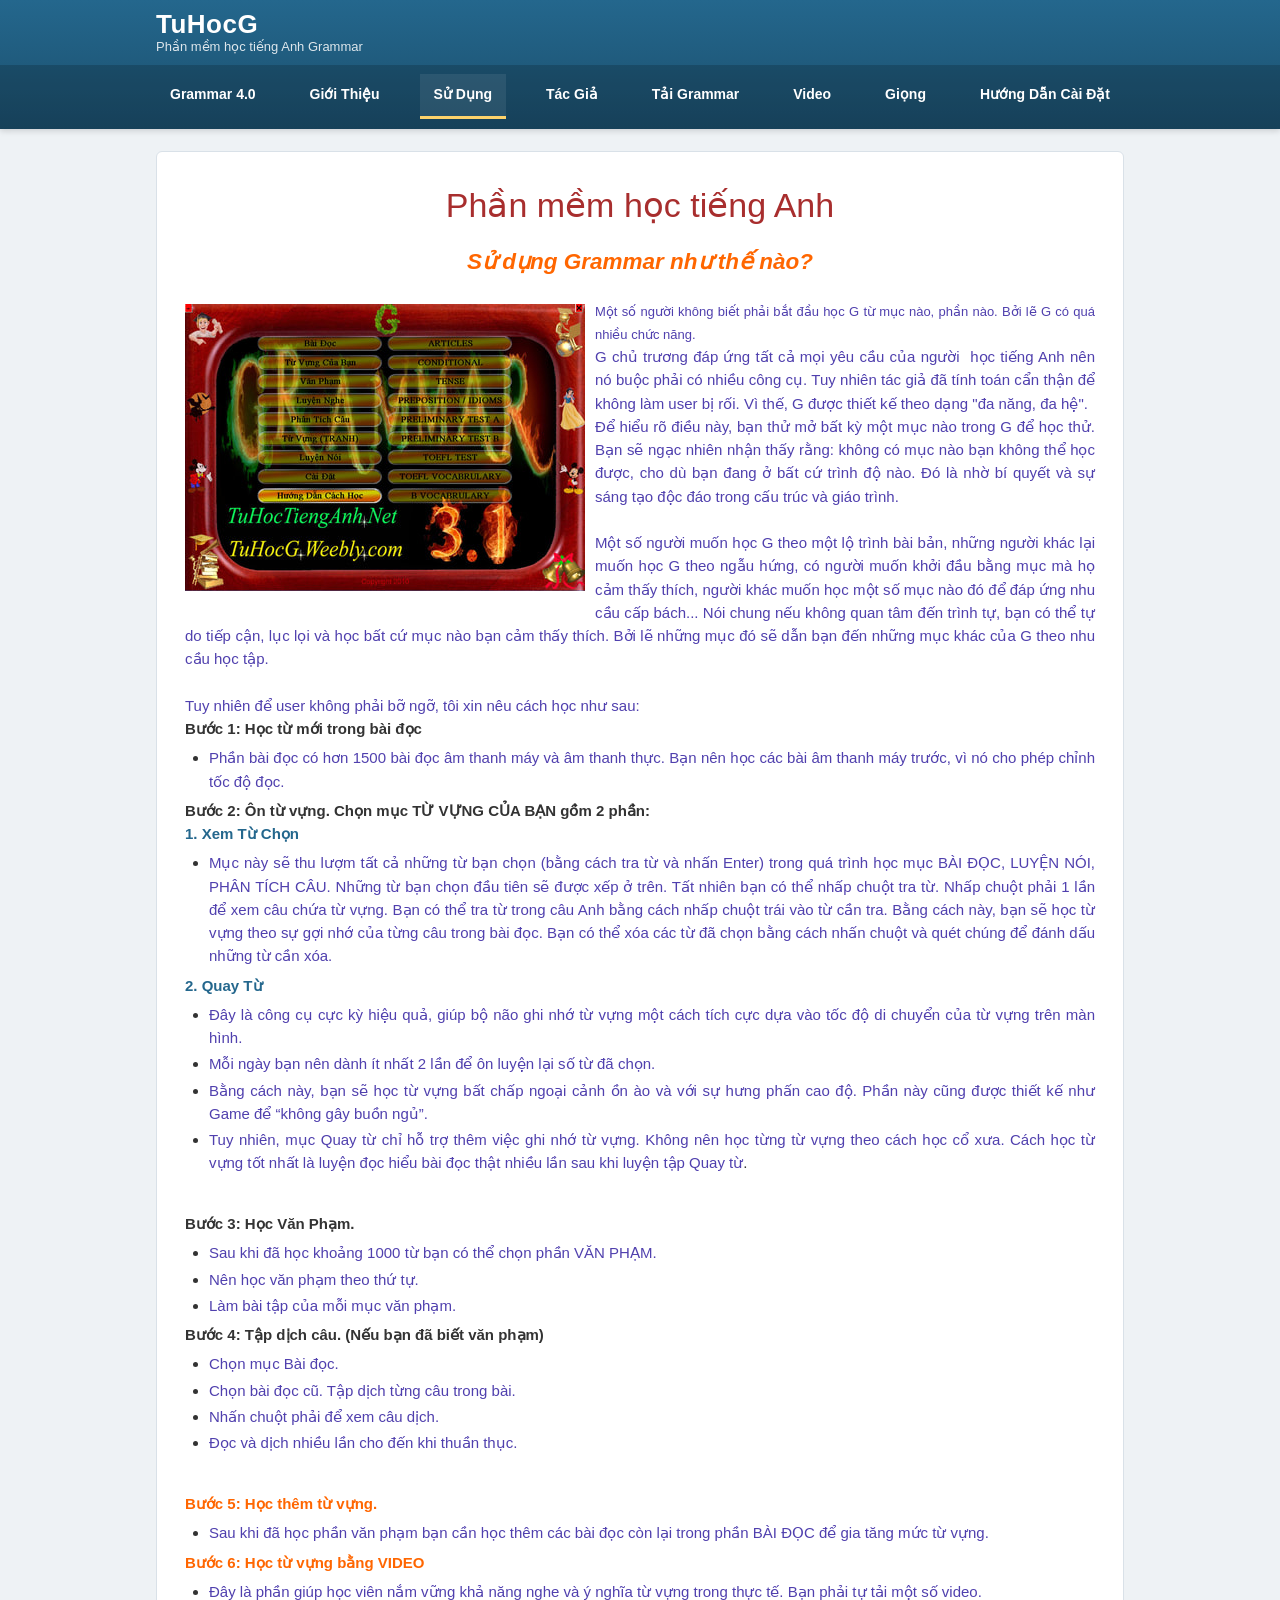
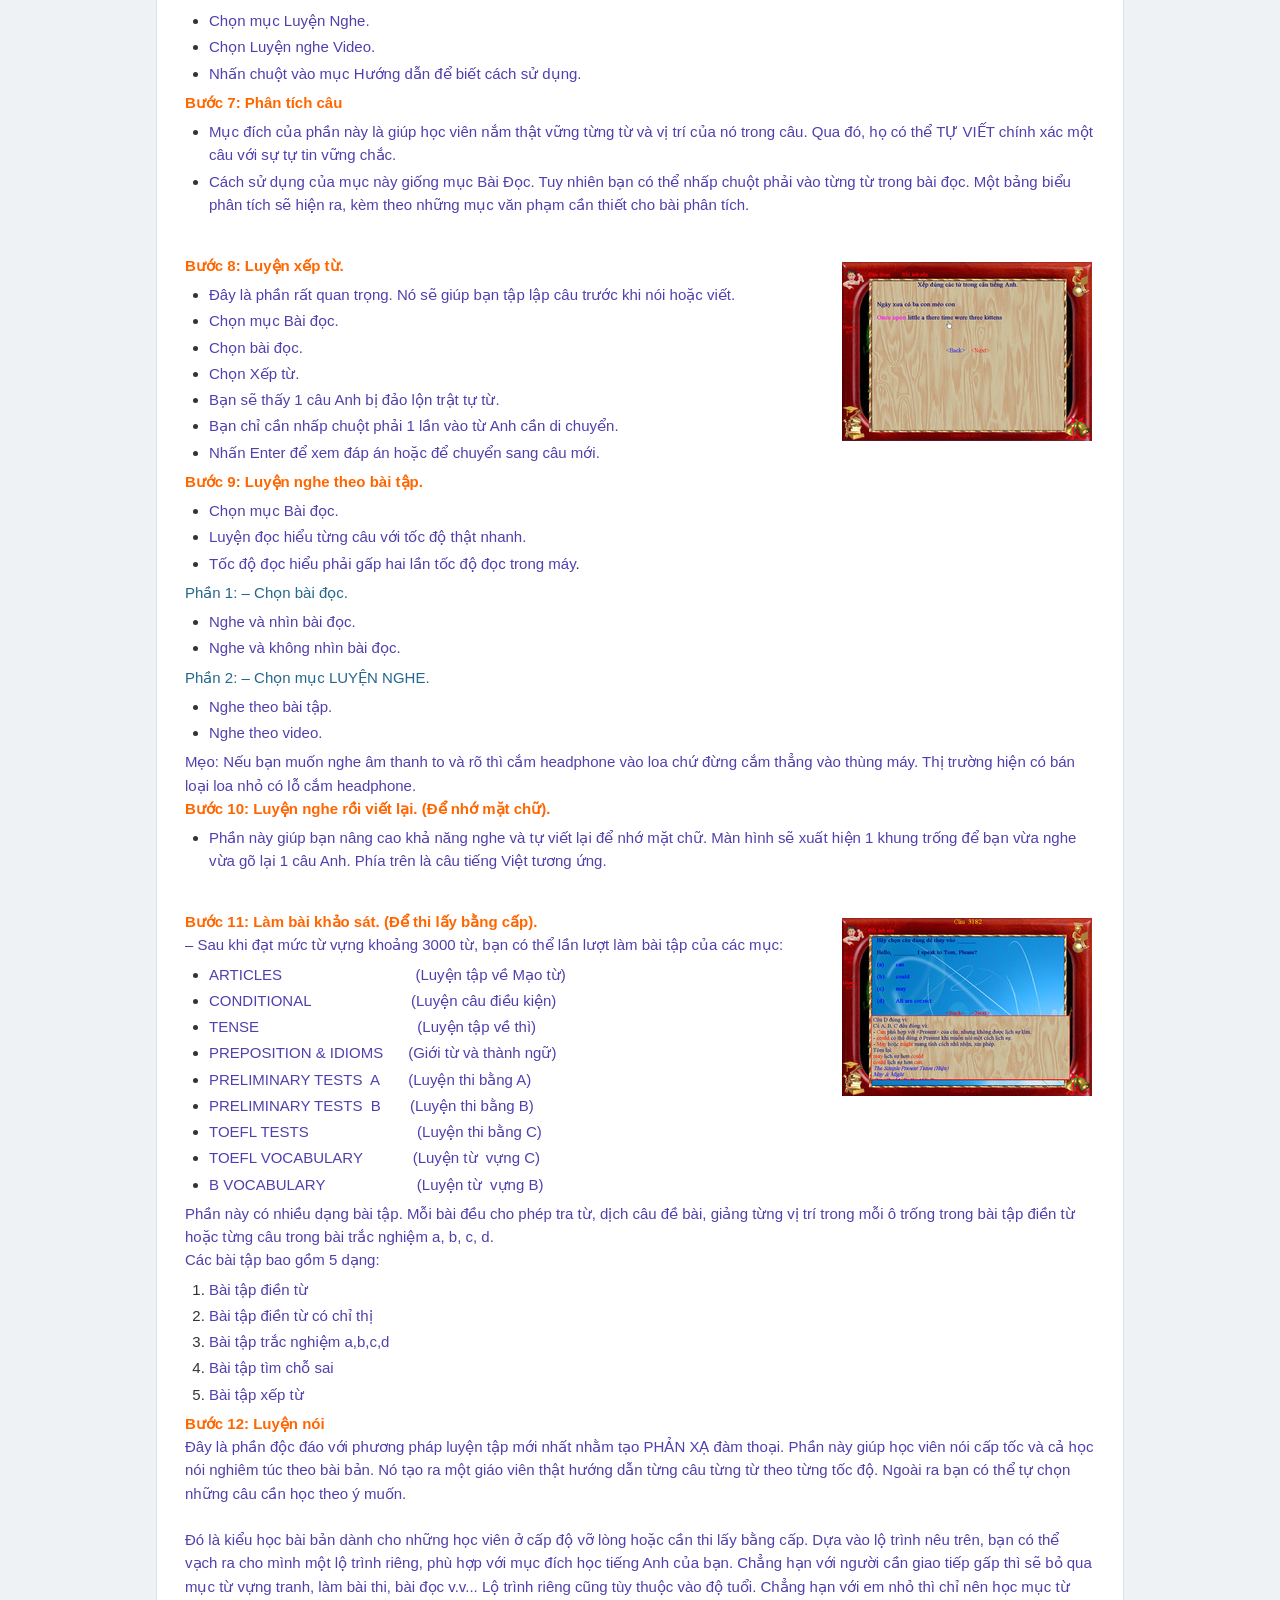
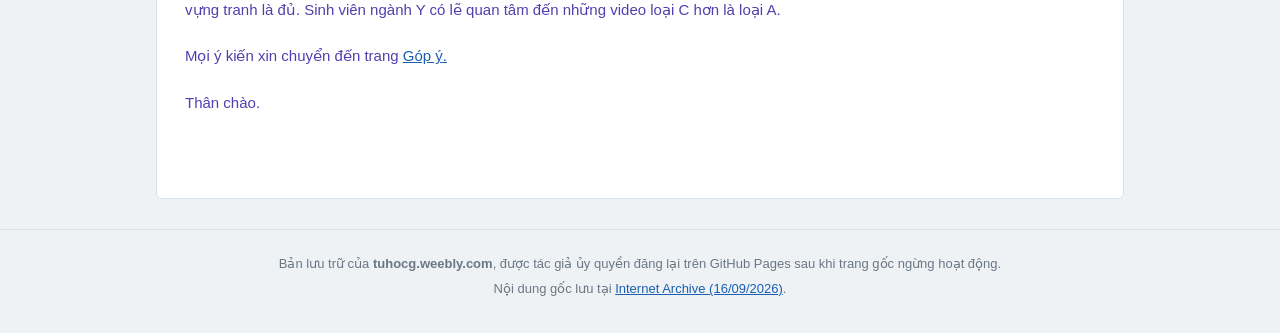
<file: s7917-d7909ng.html>
<!DOCTYPE html>
<html lang="vi">
<head>
  <!-- Google tag (gtag.js) -->
  <script async src="https://www.googletagmanager.com/gtag/js?id=G-4L5XTGV6ZZ"></script>
  <script>
    window.dataLayer = window.dataLayer || [];
    function gtag(){dataLayer.push(arguments);}
    gtag('js', new Date());
    gtag('config', 'G-4L5XTGV6ZZ');
  </script>
<meta charset="utf-8">
<meta name="viewport" content="width=device-width, initial-scale=1">
<title>Hướng dẫn sử dụng phần mềm học tiếng Anh Grammar – học từ đâu, học thế nào | TuHocG</title>
<meta name="description" content="Cách sử dụng phần mềm Grammar hiệu quả: nên bắt đầu từ mục nào, lộ trình học cho từng trình độ, cách dùng các công cụ nghe, nói, đọc, viết và từ vựng trong Grammar.">
<meta name="robots" content="index, follow">
<link rel="canonical" href="https://tuhocg.github.io/s7917-d7909ng.html">
<meta property="og:locale" content="vi_VN">
<meta property="og:type" content="article">
<meta property="og:site_name" content="TuHocG – Phần mềm học tiếng Anh Grammar">
<meta property="og:title" content="Hướng dẫn sử dụng phần mềm học tiếng Anh Grammar – học từ đâu, học thế nào">
<meta property="og:description" content="Cách sử dụng phần mềm Grammar hiệu quả: nên bắt đầu từ mục nào, lộ trình học cho từng trình độ, cách dùng các công cụ nghe, nói, đọc, viết và từ vựng trong Grammar.">
<meta property="og:url" content="https://tuhocg.github.io/s7917-d7909ng.html">
<meta property="og:image" content="https://tuhocg.github.io/img/flash3-1.jpg">
<meta name="twitter:card" content="summary_large_image">
<meta name="twitter:title" content="Hướng dẫn sử dụng phần mềm học tiếng Anh Grammar – học từ đâu, học thế nào">
<meta name="twitter:description" content="Cách sử dụng phần mềm Grammar hiệu quả: nên bắt đầu từ mục nào, lộ trình học cho từng trình độ, cách dùng các công cụ nghe, nói, đọc, viết và từ vựng trong Grammar.">
<meta name="twitter:image" content="https://tuhocg.github.io/img/flash3-1.jpg">
<script type="application/ld+json">
{
  "@context": "https://schema.org",
  "@graph": [
    {
      "@type": "WebSite",
      "@id": "https://tuhocg.github.io/#website",
      "url": "https://tuhocg.github.io/",
      "name": "TuHocG – Phần mềm học tiếng Anh Grammar",
      "inLanguage": "vi"
    },
    {
      "@type": "SoftwareApplication",
      "@id": "https://tuhocg.github.io/#grammar",
      "name": "Grammar 3.1",
      "alternateName": [
        "Phần mềm học tiếng Anh Grammar",
        "TuHocG Grammar"
      ],
      "applicationCategory": "EducationalApplication",
      "operatingSystem": "Windows XP, Vista, 7, 8, 8.1, 10",
      "softwareVersion": "3.1",
      "description": "Grammar 3.1 (TuHocG) là phần mềm học tiếng Anh offline miễn phí cho người Việt: luyện đủ 4 kỹ năng nghe, nói, đọc, viết, 41.112 bài tập Word Forms, 21.128 cặp câu đàm thoại Anh-Việt, bài đọc, từ vựng, văn phạm. Chạy trên Windows XP đến Windows 10.",
      "url": "https://tuhocg.github.io/",
      "image": "https://tuhocg.github.io/img/flash3-1.jpg",
      "downloadUrl": "https://tuhocg.github.io/t7843i-grammar.html",
      "installUrl": "https://tuhocg.github.io/h4327899ng-d7851n-cagravei-2727863t.html",
      "offers": {
        "@type": "Offer",
        "price": "0",
        "priceCurrency": "VND"
      }
    },
    {
      "@type": "WebPage",
      "@id": "https://tuhocg.github.io/s7917-d7909ng.html#webpage",
      "url": "https://tuhocg.github.io/s7917-d7909ng.html",
      "name": "Hướng dẫn sử dụng phần mềm học tiếng Anh Grammar – học từ đâu, học thế nào",
      "description": "Cách sử dụng phần mềm Grammar hiệu quả: nên bắt đầu từ mục nào, lộ trình học cho từng trình độ, cách dùng các công cụ nghe, nói, đọc, viết và từ vựng trong Grammar.",
      "inLanguage": "vi",
      "isPartOf": {
        "@id": "https://tuhocg.github.io/#website"
      },
      "about": {
        "@id": "https://tuhocg.github.io/#grammar"
      },
      "primaryImageOfPage": "https://tuhocg.github.io/img/flash3-1.jpg"
    }
  ]
}
</script>
<meta name="keywords" content="">
<link rel="stylesheet" href="css/style.css">
<link rel="icon" href="img/1442761750.png" type="image/png">
</head>
<body class="page-s7917-d7909ng">
<header class="site-header">
  <div class="container">
    <a class="brand" href="index.html">
      <span class="brand-name">TuHocG</span>
      <span class="brand-sub">Phần mềm học tiếng Anh Grammar</span>
    </a>
    <button class="nav-toggle" aria-label="Mở menu" aria-expanded="false" onclick="var n=document.getElementById('nav');var o=n.classList.toggle('open');this.setAttribute('aria-expanded',o)">☰</button>
  </div>
  <nav class="site-nav" id="nav">
    <ul class="container">
<li><a href="grammar-4.html">Grammar 4.0</a></li>
<li><a href="index.html">Giới Thiệu</a></li>
<li class="active"><a href="s7917-d7909ng.html">Sử Dụng</a></li>
<li><a href="taacutec-gi7843.html">Tác Giả</a></li>
<li><a href="t7843i-grammar.html">Tải Grammar</a></li>
<li><a href="video.html">Video</a></li>
<li><a href="gi7885ng.html">Giọng</a></li>
<li><a href="h4327899ng-d7851n-cagravei-2727863t.html">Hướng Dẫn Cài Đặt</a></li>
    </ul>
  </nav>
</header>

<main class="container">
  <div id="wsite-content" class="wsite-elements">

<div class="paragraph" style="text-align:center;"><font color="#a82e2e" size="7">Phần mềm học tiếng Anh</font><br/></div>
<h1 style="text-align:center;"><span style="font-style: italic; color: rgb(255, 102, 0);">Sử dụng Grammar như thế nào?</span><br/></h1>
<span class="imgPusher" style="float:left;height:0px"></span><span style="position:relative;float:left;z-index:1;;clear:left;margin-top:0px;*margin-top:0px"><a><img alt="Menu chính của phần mềm học tiếng Anh Grammar 3.1" class="wsite-image galleryImageBorder" loading="lazy" src="img/flash3-1.jpg" style="margin-top: 5px; margin-bottom: 10px; margin-left: 0px; margin-right: 10px; border-width:0;"/></a><div style="display: block; font-size: 90%; margin-top: -10px; margin-bottom: 10px; text-align: center;"></div></span>
<div class="paragraph" style="text-align:justify;display:block;"><font color="#5040ae" size="2">Một số người không biết phải bắt đầu học G từ mục nào, phần nào. Bởi lẽ G có quá nhiều chức năng.</font><br/><font color="#5040ae">G chủ trương đáp ứng tất cả mọi yêu cầu của người  học tiếng Anh nên nó buộc phải có nhiều công cụ. Tuy nhiên tác giả đã tính toán cẩn thận để không làm user bị rối. Vì thế, G được thiết kế theo dạng "đa năng, đa hệ".<br/>Để hiểu rõ điều này, bạn thử mở bất kỳ một mục nào trong G để học thử. Bạn sẽ ngạc nhiên nhận thấy rằng: không có mục nào bạn không thể học được, cho dù bạn đang ở bất cứ trình độ nào. Đó là nhờ bí quyết và sự sáng tạo độc đáo trong cấu trúc và giáo trình.<br/><br/>Một số người muốn học G theo một lộ trình bài bản, những người khác lại muốn học G theo ngẫu hứng, có người muốn khởi đầu bằng mục mà họ cảm thấy thích, người khác muốn học một số mục nào đó để đáp ứng nhu cầu cấp bách... Nói chung nếu không quan tâm đến trình tự, bạn có thể tự do tiếp cận, lục lọi và học bất cứ mục nào bạn cảm thấy thích. Bởi lẽ những mục đó sẽ dẫn bạn đến những mục khác của G theo nhu cầu học tập.</font><br/><br/><font color="#5040ae">Tuy nhiên để user không phải bỡ ngỡ, tôi xin nêu cách học như sau:</font><br/><span style="font-weight:bold">Bước 1: Học từ mới trong bài đọc</span><ul><li><font color="#5040ae">Phần bài đọc có hơn 1500 bài đọc âm thanh máy và âm thanh thực. Bạn nên học các bài âm thanh máy trước, vì nó cho phép chỉnh tốc độ đọc.</font><br/></li></ul> <span style="font-weight:bold">Bước 2: Ôn từ vựng. Chọn mục TỪ VỰNG CỦA BẠN gồm 2 phần:</span><br/><font color="#24678d"><span style="font-weight:bold">1. Xem Từ Chọn</span></font><ul><li><font color="#5040ae">Mục này sẽ thu lượm tất cả những từ bạn chọn (bằng cách tra từ và nhấn Enter) trong quá trình học mục BÀI ĐỌC, LUYỆN NÓI, PHÂN TÍCH CÂU. Những từ bạn chọn đầu tiên sẽ được xếp ở trên. Tất nhiên bạn có thể nhấp chuột tra từ. Nhấp chuột phải 1 lần để xem câu chứa từ vựng. Bạn có thể tra từ trong câu Anh bằng cách nhấp chuột trái vào từ cần tra. Bằng cách này, bạn sẽ học từ vựng theo sự gợi nhớ của từng câu trong bài đọc. Bạn có thể xóa các từ đã chọn bằng cách nhấn chuột và quét chúng để đánh dấu những từ cần xóa.</font><br/></li></ul> <font color="#24678d"><span style="font-weight:bold">2. Quay Từ</span></font><ul><li><font color="#5040ae">Đây là công cụ cực kỳ hiệu quả, giúp bộ não ghi nhớ từ vựng một cách tích cực dựa vào tốc độ di chuyển của từ vựng trên màn hình.</font></li><li><font color="#5040ae">Mỗi ngày bạn nên dành ít nhất 2 lần để ôn luyện lại số từ đã chọn.</font></li><li><font color="#5040ae">Bằng cách này, bạn sẽ học từ vựng bất chấp ngoại cảnh ồn ào và với sự hưng phấn cao độ. Phần này cũng được thiết kế như Game để “không gây buồn ngủ”.</font></li><li><font color="#5040ae">Tuy nhiên, mục Quay từ chỉ hỗ trợ thêm việc ghi nhớ từ vựng. Không nên học từng từ vựng theo cách học cổ xưa. Cách học từ vựng tốt nhất là luyện đọc hiểu bài đọc thật nhiều lần sau khi luyện tập Quay từ</font>.</li></ul></div>
<hr style="clear:both;visibility:hidden;width:100%;"/>
<h2 style="text-align:left;"></h2>
<div class="paragraph" style="text-align:left;display:block;"><span style="font-weight:bold">Bước 3: Học Văn Phạm.</span><ul><li><font color="#5040ae">Sau khi đã học khoảng 1000 từ bạn có thể chọn phần VĂN PHẠM.</font></li><li><font color="#5040ae">Nên học văn phạm theo thứ tự.</font></li><li><font color="#5040ae">Làm bài tập của mỗi mục văn phạm.</font></li></ul><span style="font-weight:bold">Bước 4: Tập dịch câu. (Nếu bạn đã biết văn phạm)</span><ul><li><font color="#5040ae">Chọn mục Bài đọc.</font></li><li><font color="#5040ae">Chọn bài đọc cũ. Tập dịch từng câu trong bài.</font></li><li><font color="#5040ae">Nhấn chuột phải để xem câu dịch.</font></li><li><font color="#5040ae">Đọc và dịch nhiều lần cho đến khi thuần thục.</font></li></ul></div>
<hr style="clear:both;visibility:hidden;width:100%;"/>
<h2 style="text-align:left;"></h2>
<div class="paragraph" style="text-align:left;display:block;"><span style="font-weight: bold; color: rgb(255, 102, 0);">Bước 5: Học thêm từ vựng.</span><br/><ul style=""><li style=""><font color="#5040ae">Sau khi đã học phần văn phạm bạn cần học thêm các bài đọc còn lại trong phần BÀI ĐỌC để gia tăng mức từ vựng.</font></li></ul><span style="font-weight: bold; color: rgb(255, 102, 0);">Bước 6: Học từ vựng bằng VIDEO</span><br/><ul style=""><li style=""><font color="#5040ae">Đây là phần giúp học viên nắm vững khả năng nghe và ý nghĩa từ vựng trong thực tế. Bạn phải tự tải một số video.</font></li></ul><ul style=""><li style=""><font color="#5040ae">Chọn mục Luyện Nghe.</font></li><li style=""><font color="#5040ae">Chọn Luyện nghe Video.</font></li><li style=""><font color="#5040ae">Nhấn chuột vào mục Hướng dẫn để biết cách sử dụng.</font></li></ul><span style="font-weight: bold; color: rgb(255, 102, 0);">Bước 7: Phân tích câu</span><br/><ul style=""><li style=""><font color="#5040ae">Mục  đích của phần này là giúp học viên nắm thật vững từng từ và vị trí của  nó trong câu. Qua đó, họ có thể TỰ VIẾT chính xác một câu với sự tự tin  vững chắc.</font></li><li style=""><font color="#5040ae">Cách sử dụng của mục này giống mục Bài Đọc. Tuy nhiên  bạn có thể nhấp chuột phải vào từng từ trong bài đọc. Một bảng biểu  phân tích sẽ hiện ra, kèm theo những mục văn phạm cần thiết cho bài phân  tích.</font></li></ul></div>
<hr style="clear:both;visibility:hidden;width:100%;"/>
<h2 style="text-align:left;"></h2>
<span class="imgPusher" style="float:right;height:0px"></span><span style="position:relative;float:right;z-index:1;;clear:right;margin-top:0px;*margin-top:0px"><a><img alt="Mục Phân tích câu: nhấp chuột phải vào từng từ trong bài đọc Grammar" class="wsite-image galleryImageBorder" loading="lazy" src="img/8522945.jpg" style="margin-top: 5px; margin-bottom: 10px; margin-left: 10px; margin-right: 0px; border-width:1px;padding:3px;"/></a><div style="display: block; font-size: 90%; margin-top: -10px; margin-bottom: 10px; text-align: center;"></div></span>
<div class="paragraph" style="text-align:left;display:block;"><span style="font-weight: bold; color: rgb(255, 102, 0);">Bước 8: Luyện xếp từ.</span><br/><ul style=""><li style=""><font color="#5040ae">Đây là phần rất quan trọng. Nó sẽ giúp bạn tập lập câu trước khi nói hoặc viết.</font></li><li style=""><font color="#5040ae">Chọn mục Bài đọc.</font></li><li style=""><font color="#5040ae">Chọn bài đọc.</font></li><li style=""><font color="#5040ae">Chọn Xếp từ.</font></li><li style=""><font color="#5040ae">Bạn sẽ thấy 1 câu Anh bị đảo lộn trật tự từ.</font></li><li style=""><font color="#5040ae">Bạn chỉ cần nhấp chuột phải 1 lần vào từ Anh cần di chuyển.</font></li><li style=""><font color="#5040ae">Nhấn Enter để xem đáp án hoặc để chuyển sang câu mới.</font></li></ul><span style="font-weight: bold; color: rgb(255, 102, 0);">Bước 9: Luyện nghe theo bài tập.</span><br/><ul style=""><li style=""><font color="#5040ae">Chọn mục Bài đọc.</font></li><li style=""><font color="#5040ae">Luyện đọc hiểu từng câu với tốc độ thật nhanh.</font></li><li style=""><font color="#5040ae">Tốc độ đọc hiểu phải gấp hai lần tốc độ đọc trong máy</font>.</li></ul><font color="#24678d">Phần 1: – Chọn bài đọc.</font><br/><ul style=""><li style=""><font color="#5040ae">Nghe và nhìn bài đọc.</font></li><li style=""><font color="#5040ae">Nghe và không nhìn bài đọc.</font></li></ul><font color="#24678d">Phần 2: – Chọn mục LUYỆN NGHE.</font><br/><ul style=""><li style=""><font color="#5040ae">Nghe theo bài tập.</font></li><li style=""><font color="#5040ae">Nghe theo video.</font></li></ul><font color="#5040ae">Mẹo:  Nếu bạn muốn nghe âm thanh to và rõ thì cắm headphone vào loa chứ đừng  cắm thẳng vào thùng máy. Thị trường hiện có bán loại loa nhỏ có lỗ cắm  headphone.<br/></font><span style="font-weight: bold; color: rgb(255, 102, 0);">Bước 10: Luyện nghe rồi viết lại. (Để nhớ mặt chữ).</span><br/><ul style=""><li style=""><font color="#5040ae">Phần  này giúp bạn nâng cao khả năng nghe và tự viết lại để nhớ mặt chữ. Màn  hình sẽ xuất hiện 1 khung trống để bạn vừa nghe vừa gõ lại 1 câu Anh.  Phía trên là câu tiếng Việt tương ứng.</font></li></ul></div>
<hr style="clear:both;visibility:hidden;width:100%;"/>
<h2 style="text-align:left;"></h2>
<span class="imgPusher" style="float:right;height:0px"></span><span style="position:relative;float:right;z-index:1;;clear:right;margin-top:0px;*margin-top:0px"><a><img alt="Bài tập Luyện nghe rồi viết lại câu tiếng Anh trong Grammar" class="wsite-image galleryImageBorder" loading="lazy" src="img/1196669.jpg" style="margin-top: 5px; margin-bottom: 10px; margin-left: 10px; margin-right: 0px; border-width:1px;padding:3px;"/></a><div style="display: block; font-size: 90%; margin-top: -10px; margin-bottom: 10px; text-align: center;"></div></span>
<div class="paragraph" style="text-align:left;display:block;"><span style="font-weight: bold; color: rgb(255, 102, 0);">Bước 11: Làm bài khảo sát. (Để thi lấy bằng cấp).</span><br/><font color="#5040ae">– Sau khi đạt mức từ vựng khoảng 3000 từ, bạn có thể lần lượt làm bài tập của các mục:<br/></font><ul style=""><li style=""><font color="#5040ae">ARTICLES                                (Luyện tập về Mạo từ)</font></li><li style=""><font color="#5040ae">CONDITIONAL                        (Luyện câu điều kiện)</font></li><li style=""><font color="#5040ae">TENSE                                      (Luyện tập về thì)</font></li><li style=""><font color="#5040ae">PREPOSITION &amp; IDIOMS      (Giới từ và thành ngữ)</font></li><li style=""><font color="#5040ae">PRELIMINARY TESTS  A       (Luyện thi bằng A)</font></li><li style=""><font color="#5040ae">PRELIMINARY TESTS  B       (Luyện thi bằng B)</font></li><li style=""><font color="#5040ae">TOEFL TESTS                          (Luyện thi bằng C)</font></li><li style=""><font color="#5040ae">TOEFL VOCABULARY            (Luyện từ  vựng C)</font></li><li style=""><font color="#5040ae">B VOCABULARY                      (Luyện từ  vựng B)</font></li></ul><font color="#5040ae">Phần   này có nhiều dạng bài tập. Mỗi bài đều cho phép tra từ, dịch câu đề   bài, giảng từng vị trí trong mỗi ô trống trong bài tập điền từ hoặc từng   câu trong bài trắc nghiệm a, b, c, d.<br/>Các bài tập bao gồm 5 dạng:<br/></font><ol style=""><li style=""><font color="#5040ae">Bài tập điền từ</font></li><li style=""><font color="#5040ae">Bài tập điền từ có chỉ thị</font></li><li style=""><font color="#5040ae">Bài tập trắc nghiệm a,b,c,d</font></li><li style=""><font color="#5040ae">Bài tập tìm chỗ sai</font></li><li style=""><font color="#5040ae">Bài tập xếp từ</font></li></ol><span style="font-weight: bold; color: rgb(255, 102, 0);">Bước 12: Luyện nói</span><br/><font color="#5040ae">Đây   là phần độc đáo với phương pháp luyện tập mới nhất nhằm tạo PHẢN XẠ  đàm  thoại. Phần này giúp học viên nói cấp tốc và cả học nói nghiêm túc  theo  bài bản. Nó tạo ra một giáo viên thật hướng dẫn từng câu từng từ  theo  từng tốc độ. Ngoài ra bạn có thể tự chọn những câu cần học theo ý  muốn.<br/><br/>Đó là kiểu học bài bản dành cho những học viên ở cấp độ vỡ  lòng hoặc cần  thi lấy bằng cấp. Dựa vào lộ trình nêu trên, bạn có thể  vạch ra cho  mình một lộ trình riêng, phù hợp với mục đích học tiếng Anh  của bạn.  Chẳng hạn với người cần giao tiếp gấp thì sẽ bỏ qua mục từ  vựng tranh,  làm bài thi, bài đọc v.v... Lộ trình riêng cũng tùy thuộc  vào độ tuổi.  Chẳng hạn với em nhỏ thì chỉ nên học mục từ vựng tranh là  đủ. Sinh viên  ngành Y có lẽ quan tâm đến những video loại C hơn là loại  A.<br/><br/>Mọi ý kiến xin chuyển đến trang <a href="https://web.archive.org/web/20260916122418/https://tuhocg.weebly.com/goacutep-yacute.html" rel="noopener" style="" target="_blank" title="">Góp ý</a><a href="https://web.archive.org/web/20260916122418/https://tuhocg.weebly.com/goacutep-yacute.html" rel="noopener" style="" target="_blank" title="">. </a><br/><br/>Thân chào.<br/></font><br/></div>
<hr style="clear:both;visibility:hidden;width:100%;"/>

  </div>
</main>

<footer class="site-footer">
  <div class="container">
    <p>Bản lưu trữ của <strong>tuhocg.weebly.com</strong>, được tác giả ủy quyền đăng lại trên GitHub Pages sau khi trang gốc ngừng hoạt động.</p>
    <p class="muted">Nội dung gốc lưu tại <a href="https://web.archive.org/web/20260916122418/https://tuhocg.weebly.com/s7917-d7909ng.html" target="_blank" rel="noopener">Internet Archive (16/09/2026)</a>.</p>
  </div>
</footer>
<script src="js/slideshow.js" defer></script>
</body>
</html>
</file>
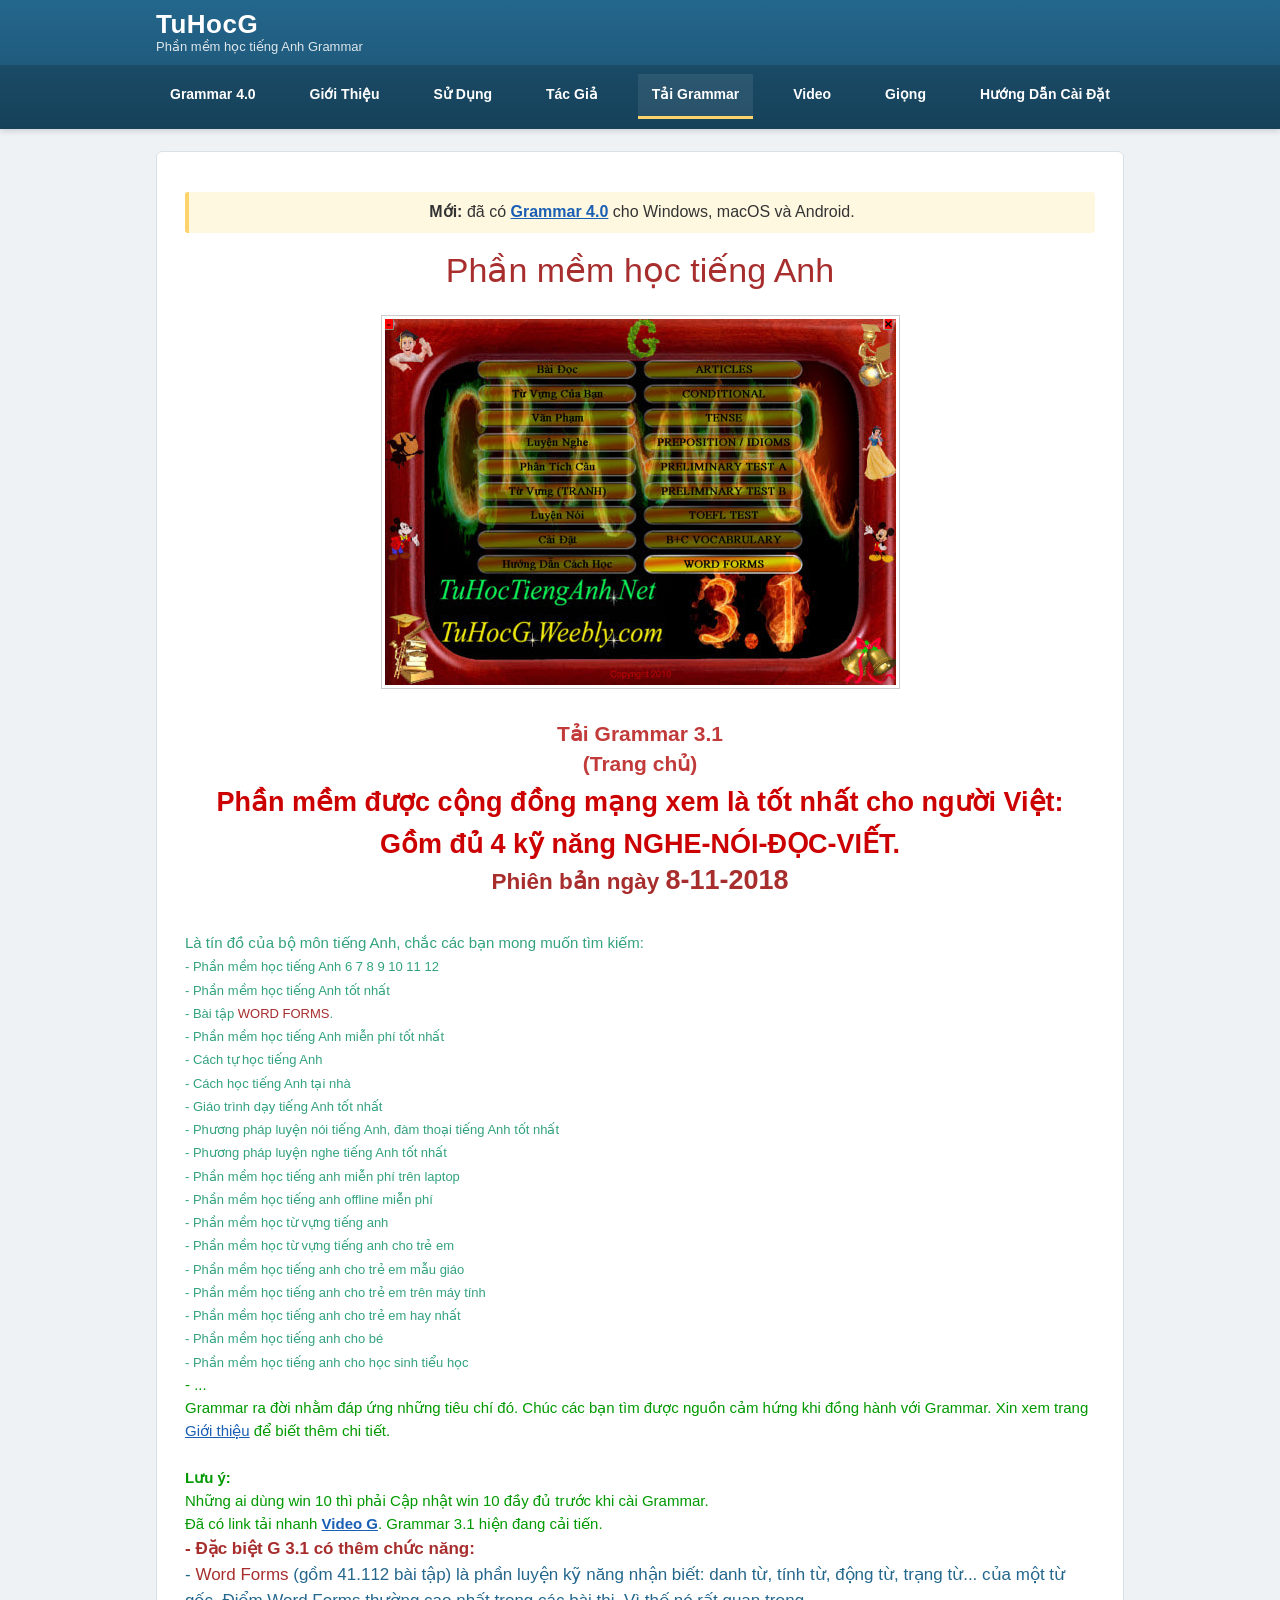
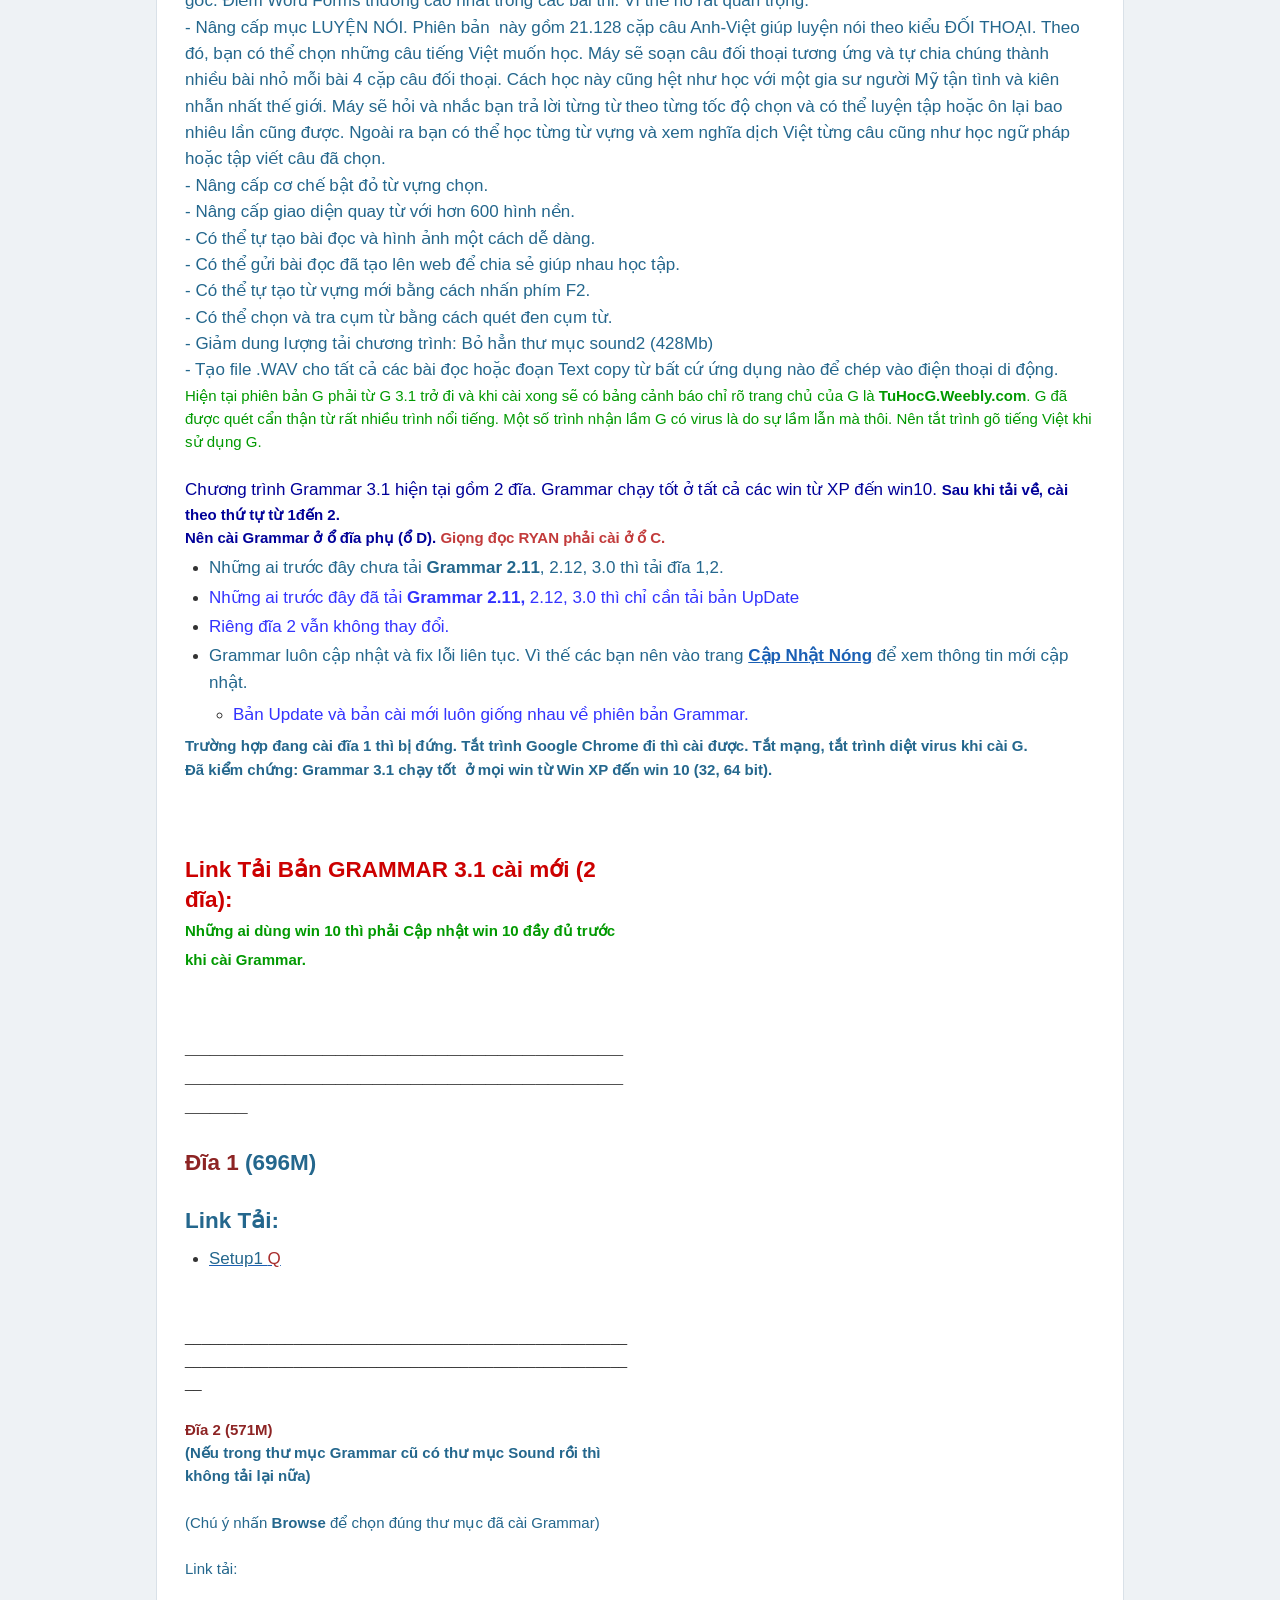
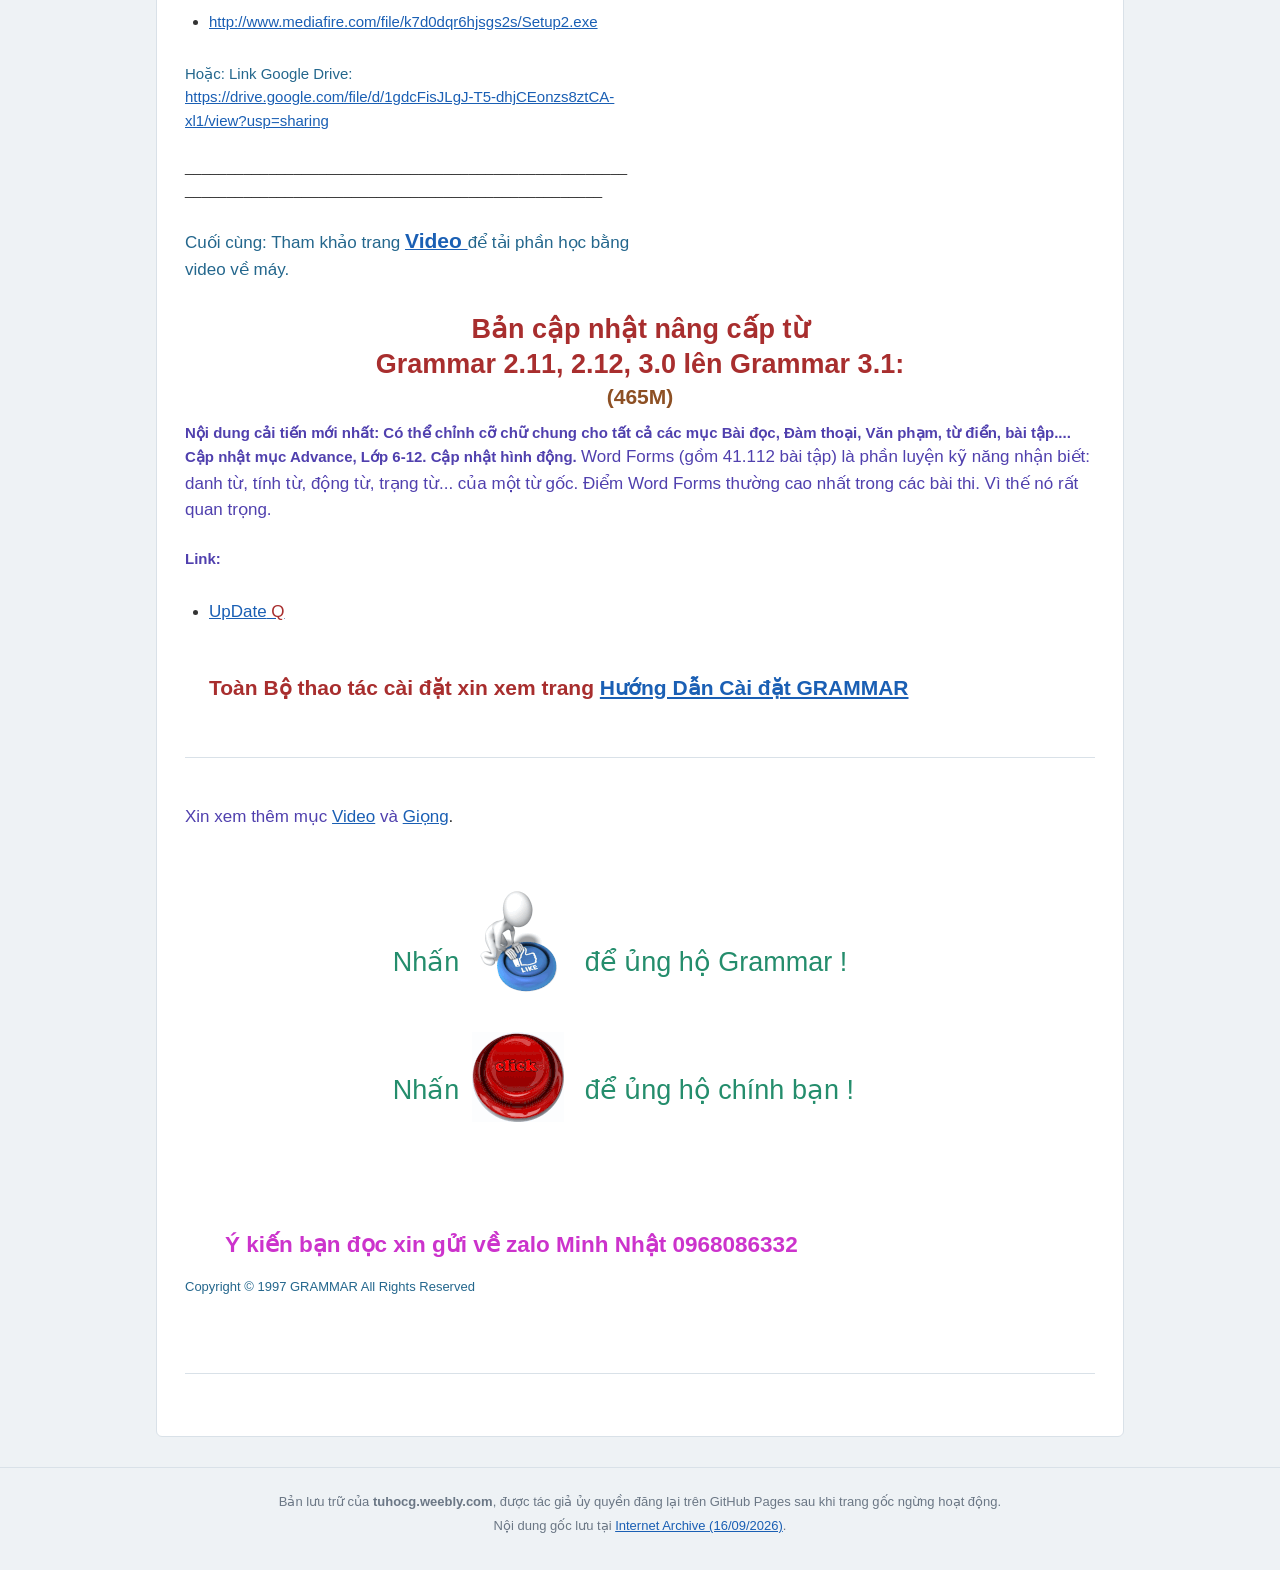
<file: t7843i-grammar.html>
<!DOCTYPE html>
<html lang="vi">
<head>
  <!-- Google tag (gtag.js) -->
  <script async src="https://www.googletagmanager.com/gtag/js?id=G-4L5XTGV6ZZ"></script>
  <script>
    window.dataLayer = window.dataLayer || [];
    function gtag(){dataLayer.push(arguments);}
    gtag('js', new Date());
    gtag('config', 'G-4L5XTGV6ZZ');
  </script>
<meta charset="utf-8">
<meta name="viewport" content="width=device-width, initial-scale=1">
<title>Tải Grammar 3.1 – Download phần mềm học tiếng Anh Grammar (bản đầy đủ và bản nâng cấp) | TuHocG</title>
<meta name="description" content="Link tải Grammar 3.1 bản đầy đủ (2 đĩa) và bản nâng cấp từ Grammar 2.11, 2.12, 3.0 lên 3.1 qua Google Drive, Mediafire. Phần mềm học tiếng Anh miễn phí: Word Forms, luyện nói đối thoại, bài đọc, từ vựng.">
<meta name="robots" content="index, follow">
<link rel="canonical" href="https://tuhocg.github.io/t7843i-grammar.html">
<meta property="og:locale" content="vi_VN">
<meta property="og:type" content="article">
<meta property="og:site_name" content="TuHocG – Phần mềm học tiếng Anh Grammar">
<meta property="og:title" content="Tải Grammar 3.1 – Download phần mềm học tiếng Anh Grammar (bản đầy đủ và bản nâng cấp)">
<meta property="og:description" content="Link tải Grammar 3.1 bản đầy đủ (2 đĩa) và bản nâng cấp từ Grammar 2.11, 2.12, 3.0 lên 3.1 qua Google Drive, Mediafire. Phần mềm học tiếng Anh miễn phí: Word Forms, luyện nói đối thoại, bài đọc, từ vựng.">
<meta property="og:url" content="https://tuhocg.github.io/t7843i-grammar.html">
<meta property="og:image" content="https://tuhocg.github.io/img/k1_orig.jpg">
<meta name="twitter:card" content="summary_large_image">
<meta name="twitter:title" content="Tải Grammar 3.1 – Download phần mềm học tiếng Anh Grammar (bản đầy đủ và bản nâng cấp)">
<meta name="twitter:description" content="Link tải Grammar 3.1 bản đầy đủ (2 đĩa) và bản nâng cấp từ Grammar 2.11, 2.12, 3.0 lên 3.1 qua Google Drive, Mediafire. Phần mềm học tiếng Anh miễn phí: Word Forms, luyện nói đối thoại, bài đọc, từ vựng.">
<meta name="twitter:image" content="https://tuhocg.github.io/img/k1_orig.jpg">
<script type="application/ld+json">
{
  "@context": "https://schema.org",
  "@graph": [
    {
      "@type": "WebSite",
      "@id": "https://tuhocg.github.io/#website",
      "url": "https://tuhocg.github.io/",
      "name": "TuHocG – Phần mềm học tiếng Anh Grammar",
      "inLanguage": "vi"
    },
    {
      "@type": "SoftwareApplication",
      "@id": "https://tuhocg.github.io/#grammar",
      "name": "Grammar 3.1",
      "alternateName": [
        "Phần mềm học tiếng Anh Grammar",
        "TuHocG Grammar"
      ],
      "applicationCategory": "EducationalApplication",
      "operatingSystem": "Windows XP, Vista, 7, 8, 8.1, 10",
      "softwareVersion": "3.1",
      "description": "Grammar 3.1 (TuHocG) là phần mềm học tiếng Anh offline miễn phí cho người Việt: luyện đủ 4 kỹ năng nghe, nói, đọc, viết, 41.112 bài tập Word Forms, 21.128 cặp câu đàm thoại Anh-Việt, bài đọc, từ vựng, văn phạm. Chạy trên Windows XP đến Windows 10.",
      "url": "https://tuhocg.github.io/",
      "image": "https://tuhocg.github.io/img/flash3-1.jpg",
      "downloadUrl": "https://tuhocg.github.io/t7843i-grammar.html",
      "installUrl": "https://tuhocg.github.io/h4327899ng-d7851n-cagravei-2727863t.html",
      "offers": {
        "@type": "Offer",
        "price": "0",
        "priceCurrency": "VND"
      }
    },
    {
      "@type": "WebPage",
      "@id": "https://tuhocg.github.io/t7843i-grammar.html#webpage",
      "url": "https://tuhocg.github.io/t7843i-grammar.html",
      "name": "Tải Grammar 3.1 – Download phần mềm học tiếng Anh Grammar (bản đầy đủ và bản nâng cấp)",
      "description": "Link tải Grammar 3.1 bản đầy đủ (2 đĩa) và bản nâng cấp từ Grammar 2.11, 2.12, 3.0 lên 3.1 qua Google Drive, Mediafire. Phần mềm học tiếng Anh miễn phí: Word Forms, luyện nói đối thoại, bài đọc, từ vựng.",
      "inLanguage": "vi",
      "isPartOf": {
        "@id": "https://tuhocg.github.io/#website"
      },
      "about": {
        "@id": "https://tuhocg.github.io/#grammar"
      },
      "primaryImageOfPage": "https://tuhocg.github.io/img/k1_orig.jpg"
    }
  ]
}
</script>
<meta name="keywords" content="phương pháp học đàm thoại tốt nhất, học tiếng Anh tốt nhất, luyện nghe nói tiếng Anh, song ngữ Anh Việt, top các phần mềm, phần mềm tiếng Anh đỉnh nhất 2017">
<link rel="stylesheet" href="css/style.css">
<link rel="icon" href="img/1442761750.png" type="image/png">
</head>
<body class="page-t7843i-grammar">
<header class="site-header">
  <div class="container">
    <a class="brand" href="index.html">
      <span class="brand-name">TuHocG</span>
      <span class="brand-sub">Phần mềm học tiếng Anh Grammar</span>
    </a>
    <button class="nav-toggle" aria-label="Mở menu" aria-expanded="false" onclick="var n=document.getElementById('nav');var o=n.classList.toggle('open');this.setAttribute('aria-expanded',o)">☰</button>
  </div>
  <nav class="site-nav" id="nav">
    <ul class="container">
<li><a href="grammar-4.html">Grammar 4.0</a></li>
<li><a href="index.html">Giới Thiệu</a></li>
<li><a href="s7917-d7909ng.html">Sử Dụng</a></li>
<li><a href="taacutec-gi7843.html">Tác Giả</a></li>
<li class="active"><a href="t7843i-grammar.html">Tải Grammar</a></li>
<li><a href="video.html">Video</a></li>
<li><a href="gi7885ng.html">Giọng</a></li>
<li><a href="h4327899ng-d7851n-cagravei-2727863t.html">Hướng Dẫn Cài Đặt</a></li>
    </ul>
  </nav>
</header>

<main class="container">
  <div id="wsite-content" class="wsite-elements">

<p class="g4-tip" style="text-align:center;font-size:16px;"><b>Mới:</b> đã có <a href="grammar-4.html"><b>Grammar 4.0</b></a> cho Windows, macOS và Android.</p>

<div class="paragraph" style="text-align:center;"><font color="#a82e2e" size="7">Phần mềm học tiếng Anh</font></div>
<div><div class="wsite-image wsite-image-border-thin" style="padding-top:10px;padding-bottom:10px;margin-left:0;margin-right:0;text-align:center">
<a>
<img alt="Màn hình chính phần mềm học tiếng Anh Grammar 3.1" loading="lazy" src="img/k1_orig.jpg" style="width:392;max-width:100%"/>
</a>
<div style="display:block;font-size:90%"></div>
</div></div>
<h1 class="wsite-content-title" style="text-align:center;">﻿<font color="#c23b3b" size="5">Tải Grammar 3.1<br/>(Trang chủ)<br/><font color="#3333FF" size="7"><font color="#CC0000"><font size="6"><font color="#3333FF"><font color="#CC0000"><font color="#3333FF" size="7"><font color="#CC0000"><font size="6"><font color="#3333FF"><font color="#CC0000"><strong>P</strong></font></font></font></font></font></font></font></font></font></font></font><font color="#c23b3b" size="5"><font color="#3333FF" size="7"><font color="#CC0000"><font size="6"><font color="#3333FF"><font color="#CC0000"><font color="#3333FF" size="7"><font color="#CC0000"><font size="6"><font color="#3333FF"><font color="#CC0000"><strong>hần mềm được cộng đồng mạng xem là tốt nhất cho người Việt: Gồm đủ 4 kỹ năng NGHE-NÓI-ĐỌC-VIẾT</strong></font></font></font></font></font><strong>.</strong></font></font></font></font></font></font><br/><font color="#a82e2e">Phiên bản ngày <font size="6">8-11-2018</font></font><br/></h1>
<div class="paragraph" style="text-align:left;display:block;"><br/><font color="#33a27f"><font size="3">Là tín đồ của bộ môn tiếng Anh, chắc các bạn mong muốn tìm kiếm:<br/><font size="2">- Phần mềm học tiếng Anh 6 7 8 9 10 11 12<br/>- Phần mềm học tiếng Anh tốt nhất<br/>- Bài tập <font color="#a82e2e">WORD FORMS</font>.<br/>- Phần mềm học tiếng Anh miễn phí tốt nhất<br/>- Cách tự học tiếng Anh<br/>- Cách học tiếng Anh tại nhà<br/>- Giáo trình dạy tiếng Anh tốt nhất<br/>- Phương pháp luyện nói tiếng Anh, đàm thoại tiếng Anh tốt nhất<br/>- Phương pháp luyện nghe tiếng Anh tốt nhất</font></font><br/><font size="2">- Phần mềm học tiếng anh miễn phí trên laptop<br/>- Phần mềm học tiếng anh offline miễn phí<br/>- Phần mềm học từ vựng tiếng anh<br/>- Phần mềm học từ vựng tiếng anh cho trẻ em<br/>- Phần mềm học tiếng anh cho trẻ em mẫu giáo<br/>- Phần mềm học tiếng anh cho trẻ em trên máy tính<br/>- Phần mềm học tiếng anh cho trẻ em hay nhất<br/>- Phần mềm học tiếng anh cho bé<br/>- Phần mềm học tiếng anh cho học sinh tiểu học</font></font><br/><font size="3"><font color="#009900">- ...<br/>Grammar ra đời nhằm đáp ứng những tiêu chí đó. Chúc các bạn tìm được nguồn cảm hứng khi đồng hành với Grammar. Xin xem trang <a href="index.html" target="_blank">Giới thiệu</a> để biết thêm chi tiết.<br/><br/><strong>Lưu ý:</strong><br/>Những ai dùng win 10 thì phải Cập nhật win 10 đầy đủ trước khi cài Grammar.<br/>Đã có link tải nhanh <a href="https://drive.google.com/folderview?id=0B-Znfv67EaxmZVBwYnhwek9VMlU&amp;usp=sharing" rel="noopener" target="_blank"><strong>Video G</strong></a>. Grammar 3.1 hiện đang cải tiến.</font></font><br/><font color="#a82e2e"><strong><font size="4">- Đặc biệt G 3.1 có thêm chức năng:</font></strong></font><br/><font color="#24678d" size="4">- <font color="#a82e2e">Word Forms</font> (gồm 41.112 bài tập) là phần luyện kỹ năng nhận biết: danh từ, tính từ, động từ, trạng từ... của một từ gốc. Điểm Word Forms thường cao nhất trong các bài thi. Vì thế nó rất quan trọng.</font><br/><font color="#24678d" size="4">- Nâng cấp mục LUYỆN NÓI. Phiên bản  này gồm 21.128 cặp câu Anh-Việt giúp luyện nói theo kiểu ĐỐI THOẠI. Theo đó, bạn có thể chọn những câu tiếng Việt muốn học. Máy sẽ soạn câu đối thoại tương ứng và tự chia chúng thành nhiều bài nhỏ mỗi bài 4 cặp câu đối thoại. Cách học này cũng hệt như học với một gia sư người Mỹ tận tình và kiên nhẫn nhất thế giới. Máy sẽ hỏi và nhắc bạn trả lời từng từ theo từng tốc độ chọn và có thể luyện tập hoặc ôn lại bao nhiêu lần cũng được. Ngoài ra bạn có thể học từng từ vựng và xem nghĩa dịch Việt từng câu cũng như học ngữ pháp hoặc tập viết câu đã chọn.<br/>- Nâng cấp cơ chế bật đỏ từ vựng chọn.<br/>- Nâng cấp giao diện quay từ với hơn 600 hình nền.<br/>- Có thể tự tạo bài đọc và hình ảnh một cách dễ dàng.<br/>- Có thể gửi bài đọc đã tạo lên web để chia sẻ giúp nhau học tập.<br/>- Có thể tự tạo từ vựng mới bằng cách nhấn phím F2.<br/>- Có thể chọn và tra cụm từ bằng cách quét đen cụm từ.<br/>- Giảm dung lượng tải chương trình: Bỏ hẳn thư mục sound2 (428Mb)</font><br/><font color="#24678d" size="4">- Tạo file .WAV cho tất cả các bài đọc hoặc đoạn Text copy từ bất cứ ứng dụng nào để chép vào điện thoại di động.</font><br/><font size="3"><font color="#009900">Hiện tại phiên bản G phải từ G 3.1 trở đi và khi cài xong sẽ có bảng cảnh báo chỉ rõ trang chủ của G là <strong>TuHocG.Weebly.com</strong>. G đã được quét cẩn thận từ rất nhiều trình nổi tiếng. Một số trình nhận lầm G có virus là do sự lầm lẫn mà thôi. Nên tắt trình gõ tiếng Việt khi sử dụng G.</font></font><br/><br/><font color="#000099" size="4">Chương trình Grammar 3.1 hiện tại gồm 2 đĩa. Grammar ch<font size="4">ạy t<font size="4">ốt <font size="4">ở t<font size="4">ất c<font size="4">ả c<font size="4">ác win t<font size="4"><font size="4">ừ XP đến win10. </font></font></font></font></font></font></font></font></font><font color="#000099" size="3"><strong>Sau khi tải về, cài theo th<font size="3">ứ t<font size="3">ự </font></font>t<font size="3">ừ </font>1<font size="3"><font size="3">đ<font size="3">ến 2</font></font></font>.<br/>Nên cài Grammar ở ổ đĩa phụ (ổ D). <font color="#c23b3b">Giọng đọc RYAN phải cài ở ổ C.</font></strong></font><ul><li><font color="#24678d" size="4">Những ai trước đây ch<font size="4">ưa</font> tải <font size="4"><strong>Grammar 2.11</strong></font>, 2.12, 3.0 </font><font color="#24678d" size="4">th<font size="4">ì t</font>ải đĩa 1,2.</font></li><li><font color="#3333FF" size="4">Nh<font size="4">ững ai tr<font size="4">ư<font size="4">ớc <font size="4">đ<font size="4">ây <font size="4">đ<font size="4">ã t<font size="4">ải <strong>Grammar 2.11,</strong> 2.12, 3.0 th<font size="4">ì <font size="4">ch<font size="4">ỉ c<font size="4">ần t<font size="4">ải b<font size="4">ản UpDate</font></font></font></font></font></font></font></font></font></font></font></font></font></font></font></li><li><font color="#3333FF" size="4"><font size="4">Riêng đĩa 2 vẫn không thay đổi.</font></font></li><li><font color="#24678d" size="4">Grammar lu<font size="4">ôn c<font size="4">ập nh<font size="4">ật v<font size="4">à fix l<font size="4">ỗi li<font size="4">ên t<font size="4">ục<font size="4">. V<font size="4">ì th<font size="4">ế <font size="4">c<font size="4">ác b<font size="4">ạn n<font size="4">ên v<font size="4">ào trang <a href="https://web.archive.org/web/20260916081307/https://tuhocg.weebly.com/c7853p-nh7853t-noacuteng.html" rel="noopener" target="_blank"><strong>C</strong></a><font size="4"><a href="https://web.archive.org/web/20260916081307/https://tuhocg.weebly.com/c7853p-nh7853t-noacuteng.html" rel="noopener" target="_blank"><strong>ập Nh</strong></a><font size="4"><a href="https://web.archive.org/web/20260916081307/https://tuhocg.weebly.com/c7853p-nh7853t-noacuteng.html" rel="noopener" target="_blank"><strong>ật N</strong></a><font size="4"><a href="https://web.archive.org/web/20260916081307/https://tuhocg.weebly.com/c7853p-nh7853t-noacuteng.html" rel="noopener" target="_blank"><strong>óng</strong></a> <font size="4">đ<font size="4">ể xem th<font size="4">ông tin m<font size="4">ới c<font size="4">ập nh<font size="4">ật.</font></font></font></font></font></font></font></font></font></font></font></font></font></font></font></font></font></font></font></font></font></font></font></font></font><ul><li><font color="#3333FF" size="4"><font size="4">B<font size="4">ản Update v<font size="4">à b<font size="4">ản c<font size="4">ài m<font size="4">ới lu<font size="4">ôn <font size="4"><font size="4">gi<font size="4">ống nhau v<font size="4">ề phi<font size="4">ên b<font size="4">ản Grammar</font></font></font>.</font></font></font></font></font></font></font></font></font></font></font></li></ul></li></ul> <font color="#24678d" size="3" style="font-weight:bold">Trường hợp đang cài đĩa 1 thì bị đứng. Tắt trình Google Chrome </font><font color="#24678d" size="3" style="font-weight:bold">đi thì cài được. Tắt mạng, tắt trình diệt virus khi cài G.</font><br/><font color="#24678d"><font size="3" style="font-weight:bold">Đã kiểm chứng: Grammar 3.<font size="3">1</font> chạy tốt  ở m<font size="3">ọi win từ</font> Win XP đến win 10 (32, 64 bit).</font></font><br/><br/><br/></div>
<div><div class="wsite-multicol"><div class="wsite-multicol-table-wrap" style="margin:0 -5px;">
<table class="wsite-multicol-table">
<tbody class="wsite-multicol-tbody">
<tr class="wsite-multicol-tr">
<td class="wsite-multicol-col" style="width:50%; padding:0 5px;">
<h2 class="wsite-content-title" style="text-align:left;"><span style="font-weight:700"><span style="font-weight:700"><span style="font-weight:700"><span style="font-weight:700"><font color="#CC0000">Link Tải Bản GRAMMAR 3.1 cài mới (2 đĩa):</font></span></span></span></span><br/><font size="3"><font color="#009900">Những ai dùng win 10 thì phải Cập nhật win 10 đầy đủ trước khi cài Grammar.</font></font><br/><br/><br/><span style="font-weight:700"><span style="font-weight:700"><span style="font-weight:700"><span style="font-weight:700">___________________________________________________________________________<br/><br/><font color="#8d2424">Đĩa 1 </font><font color="#24678d">(696M)</font></span></span></span></span><br/><br/><font color="#24678d">Link Tải:</font></h2>
<div class="paragraph" style="text-align:left;display:block;"><ul><li><font size="4"><a href="https://drive.google.com/open?id=1bh5YyCboxeGwk8ggcwOFgwqRA4G1du5D" rel="noopener" target="_blank"><font color="#24678d">Setup1 </font><font color="#a82e2e">Q</font></a></font></li></ul><br/><br/>____________________________________________________________________________________________________________<br/><br/><font color="#8d2424" size="3"><strong>Đĩa 2 (571M) </strong></font><br/><font color="#24678d"><strong>(Nếu trong thư mục Grammar cũ có thư mục Sound rồi thì không tải lại nữa)</strong><br/><br/>(Chú ý nhấn <strong>Browse </strong>để chọn đúng thư mục đã cài Grammar)<br/><br/>Link tải:</font><br/><br/><ul><li><a href="http://www.mediafire.com/file/k7d0dqr6hjsgs2s/Setup2.exe" rel="noopener" target="_blank">http://www.mediafire.com/file/k7d0dqr6hjsgs2s/Setup2.exe</a></li></ul><br/><font color="#24678d">Hoặc: Link Google Drive: <br/></font><a href="https://drive.google.com/file/d/1gdcFisJLgJ-T5-dhjCEonzs8ztCA-xl1/view?usp=sharing" rel="noopener" target="_blank">https://drive.google.com/file/d/1gdcFisJLgJ-T5-dhjCEonzs8ztCA-xl1/view?usp=sharing</a><br/><br/> _______________________________________________________________________________________________________<br/><br/><font color="#24678d" size="4">Cuối cùng: Tham khảo trang <a href="video.html"><strong><font size="5">Video </font></strong></a>để tải phần học bằng video về máy.</font></div>
</td> <td class="wsite-multicol-col" style="width:50%; padding:0 5px;">
<div class="wsite-spacer" style="height:50px;"></div>
</td> </tr>
</tbody>
</table>
</div></div></div>
<h2 class="wsite-content-title" style="text-align:center;"><span style="font-weight:700"><span style="font-weight:700"><span style="font-weight:700"><span style="font-weight:700"><span style="font-weight:700"><span style="font-weight:700"><font color="#a82e2e" size="6">B<font size="6"><font size="6">ản <font size="6">c<font size="6">ập nh<font size="6">ật <font size="6">n<font size="6">âng c<font size="6">ấp t<font size="6">ừ<br/>Grammar 2.11, 2.12, 3.0 l<font size="6">ên Grammar 3.1:</font></font></font></font></font></font></font></font></font></font></font></span></span></span></span></span></span><br/><font color="#8d5024" size="5">(465M)</font></h2>
<div class="paragraph" style="text-align:left;display:block;"><font color="#5040ae" size="3"><strong>Nội dung cải tiến mới nhất: Có thể chỉnh cỡ chữ chung cho tất cả các mục Bài đọc, Đàm thoại, Văn phạm, từ điển, bài tập.... Cập nhật mục Advance, Lớp 6-12. Cập nhật hình động. </strong></font><font color="#5040ae" size="4">Word Forms (gồm 41.112 bài tập) là phần luyện kỹ năng nhận biết: danh từ, tính từ, động từ, trạng từ... của một từ gốc. Điểm Word Forms thường cao nhất trong các bài thi. Vì thế nó rất quan trọng.</font><br/><br/><font color="#5040ae" size="3"><strong>Link:</strong></font><br/><br/><ul><li><font size="4"><font color="#24678d"><a href="https://drive.google.com/open?id=1mS-9n1PBLWJCrKiks0hbPCo1Yrn0q_tw" rel="noopener" target="_blank">UpDate<font color="#a82e2e"> Q</font></a></font></font><br/><br/><br/><strong><font size="5"><font color="#a82e2e">Toàn Bộ thao tác cài đặt xin xem trang</font> <a href="h4327899ng-d7851n-cagravei-2727863t.html">Hướng Dẫn Cài đặt GRAMMAR</a></font></strong></li></ul></div>
<div><div style="height: 20px; overflow: hidden; width: 100%;"></div>
<hr class="styled-hr" style="width:100%;"/>
<div style="height: 20px; overflow: hidden; width: 100%;"></div></div>
<div class="paragraph" style="text-align:left;"><font size="4"><font color="#5040ae">Xin xem thêm mục</font> <a href="video.html">Video</a> <font color="#5040ae">và</font> <a href="gi7885ng.html">Giọng</a>.</font><br/><br/></div>
<div><div class="wsite-multicol"><div class="wsite-multicol-table-wrap" style="margin:0 -0px;">
<table class="wsite-multicol-table">
<tbody class="wsite-multicol-tbody">
<tr class="wsite-multicol-tr">
<td class="wsite-multicol-col" style="width:30.15350877193%; padding:0 0px;">
<div class="paragraph" style="text-align:right;"><br/><br/><br/><font size="6"><font color="#248d6c">Nhấn</font></font><br/><br/><br/><br/><br/><font size="6"><font color="#248d6c">Nhấn</font></font><br/><br/><br/><br/><br/></div>
</td> <td class="wsite-multicol-col" style="width:12.953912586107%; padding:0 0px;">
<div><div class="wsite-image wsite-image-border-none" style="padding-top:10px;padding-bottom:10px;margin-left:0px;margin-right:0px;text-align:center">
<a href="index.html">
<img alt="Nút Like ủng hộ phần mềm Grammar" loading="lazy" src="img/like-nho-2_1_orig.gif" style="width:auto;max-width:100%"/>
</a>
<div style="display:block;font-size:90%"></div>
</div></div>
<div class="paragraph"></div>
<div><div class="wsite-image wsite-image-border-none" style="padding-top:10px;padding-bottom:10px;margin-left:0px;margin-right:0px;text-align:center">
<a href="https://drive.google.com/file/d/0B87NKxmFNhhHNGVIa1lqRWdla1U/view" rel="noopener" target="_blank">
<img alt="Nút Click" loading="lazy" src="img/nut-nho_orig.gif" style="width:auto;max-width:100%"/>
</a>
<div style="display:block;font-size:90%"></div>
</div></div>
</td> <td class="wsite-multicol-col" style="width:47.42449353558%; padding:0 0px;">
<div class="paragraph" style="text-align:left;"><br/><br/><br/><font color="#248d6c" size="6"> để ủng hộ Grammar !</font><br/><br/><br/><br/><br/><font color="#248d6c" size="6"> để ủng hộ chính bạn !</font><br/><br/><br/><br/></div>
</td> <td class="wsite-multicol-col" style="width:9.468085106383%; padding:0 0px;">
<div class="wsite-spacer" style="height:210px;"></div>
</td> </tr>
</tbody>
</table>
</div></div></div>
<div>

<div class="wsite-form-container" id="786361394231647878-form-parent" style="margin-top:10px;">
<ul class="formlist" id="786361394231647878-form-list">
<h2 class="wsite-content-title" style="text-align:left;"><span style="color:rgb(204, 51, 204)">Ý kiến bạn đọc xin gửi về zalo Minh Nhật 0968086332</span></h2>
</ul>
</div>
<div style="display:none; visibility:hidden;">

</div>
<div style="text-align:left; margin-top:10px; margin-bottom:10px;">






</div>


</div>
<div>
</div>
<div class="paragraph"><font color="#24678d" size="2">Copyright © 1997 GRAMMAR All Rights Reserved<br/></font><br/></div>
<div><div style="height: 20px; overflow: hidden; width: 100%;"></div>
<hr class="styled-hr" style="width:100%;"/>
<div style="height: 20px; overflow: hidden; width: 100%;"></div></div>

  </div>
</main>

<footer class="site-footer">
  <div class="container">
    <p>Bản lưu trữ của <strong>tuhocg.weebly.com</strong>, được tác giả ủy quyền đăng lại trên GitHub Pages sau khi trang gốc ngừng hoạt động.</p>
    <p class="muted">Nội dung gốc lưu tại <a href="https://web.archive.org/web/20260916081307/https://tuhocg.weebly.com/t7843i-grammar.html" target="_blank" rel="noopener">Internet Archive (16/09/2026)</a>.</p>
  </div>
</footer>
<script src="js/slideshow.js" defer></script>
</body>
</html>
</file>
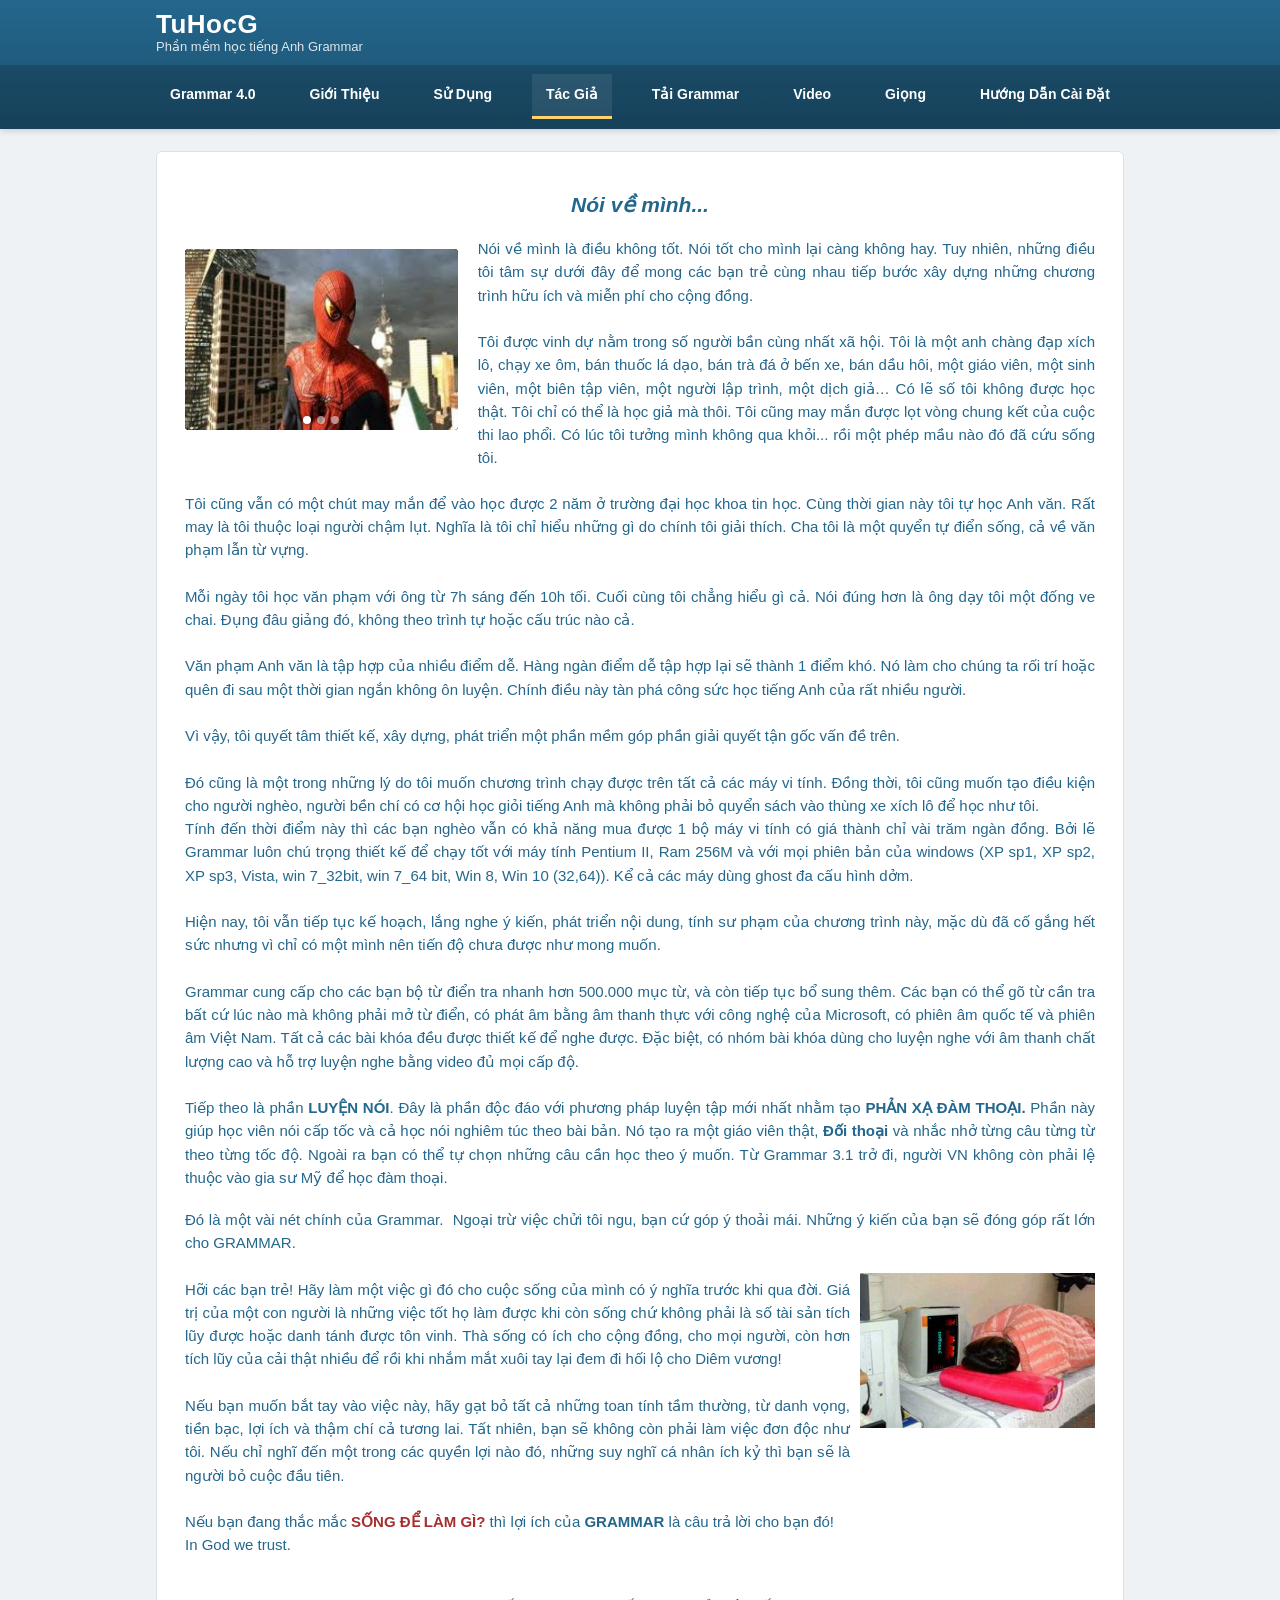
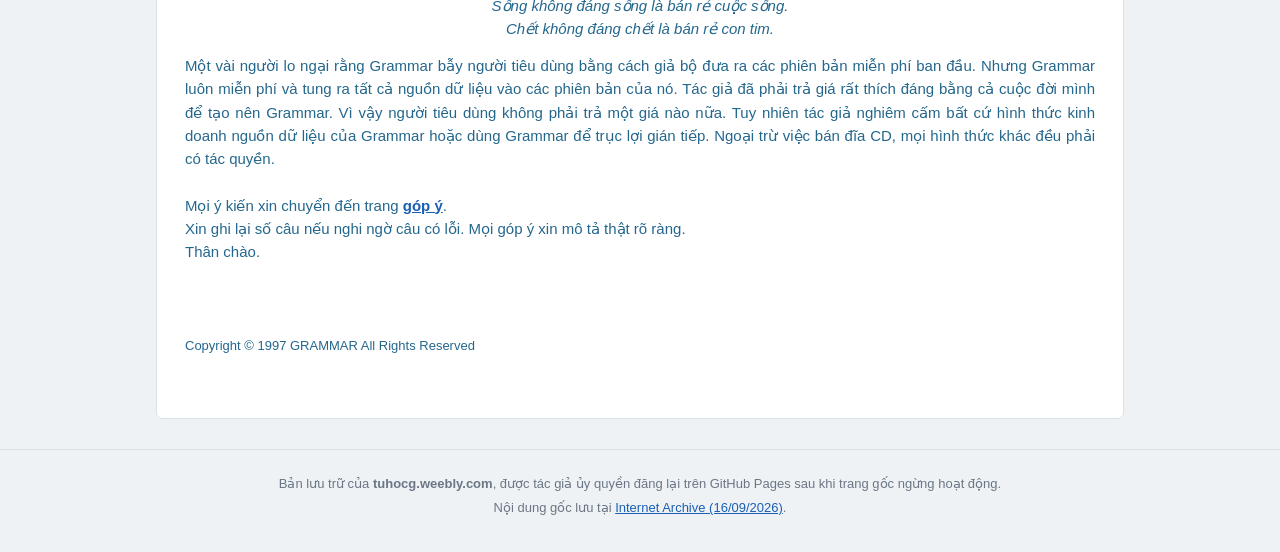
<file: taacutec-gi7843.html>
<!DOCTYPE html>
<html lang="vi">
<head>
  <!-- Google tag (gtag.js) -->
  <script async src="https://www.googletagmanager.com/gtag/js?id=G-4L5XTGV6ZZ"></script>
  <script>
    window.dataLayer = window.dataLayer || [];
    function gtag(){dataLayer.push(arguments);}
    gtag('js', new Date());
    gtag('config', 'G-4L5XTGV6ZZ');
  </script>
<meta charset="utf-8">
<meta name="viewport" content="width=device-width, initial-scale=1">
<title>Tác giả phần mềm học tiếng Anh Grammar | TuHocG</title>
<meta name="description" content="Đôi lời tâm sự của tác giả phần mềm Grammar: hành trình hơn 20 năm xây dựng phần mềm học tiếng Anh miễn phí dành cho người Việt, bắt đầu từ năm 1989.">
<meta name="robots" content="index, follow">
<link rel="canonical" href="https://tuhocg.github.io/taacutec-gi7843.html">
<meta property="og:locale" content="vi_VN">
<meta property="og:type" content="article">
<meta property="og:site_name" content="TuHocG – Phần mềm học tiếng Anh Grammar">
<meta property="og:title" content="Tác giả phần mềm học tiếng Anh Grammar">
<meta property="og:description" content="Đôi lời tâm sự của tác giả phần mềm Grammar: hành trình hơn 20 năm xây dựng phần mềm học tiếng Anh miễn phí dành cho người Việt, bắt đầu từ năm 1989.">
<meta property="og:url" content="https://tuhocg.github.io/taacutec-gi7843.html">
<meta property="og:image" content="https://tuhocg.github.io/img/flash3-1.jpg">
<meta name="twitter:card" content="summary_large_image">
<meta name="twitter:title" content="Tác giả phần mềm học tiếng Anh Grammar">
<meta name="twitter:description" content="Đôi lời tâm sự của tác giả phần mềm Grammar: hành trình hơn 20 năm xây dựng phần mềm học tiếng Anh miễn phí dành cho người Việt, bắt đầu từ năm 1989.">
<meta name="twitter:image" content="https://tuhocg.github.io/img/flash3-1.jpg">
<script type="application/ld+json">
{
  "@context": "https://schema.org",
  "@graph": [
    {
      "@type": "WebSite",
      "@id": "https://tuhocg.github.io/#website",
      "url": "https://tuhocg.github.io/",
      "name": "TuHocG – Phần mềm học tiếng Anh Grammar",
      "inLanguage": "vi"
    },
    {
      "@type": "SoftwareApplication",
      "@id": "https://tuhocg.github.io/#grammar",
      "name": "Grammar 3.1",
      "alternateName": [
        "Phần mềm học tiếng Anh Grammar",
        "TuHocG Grammar"
      ],
      "applicationCategory": "EducationalApplication",
      "operatingSystem": "Windows XP, Vista, 7, 8, 8.1, 10",
      "softwareVersion": "3.1",
      "description": "Grammar 3.1 (TuHocG) là phần mềm học tiếng Anh offline miễn phí cho người Việt: luyện đủ 4 kỹ năng nghe, nói, đọc, viết, 41.112 bài tập Word Forms, 21.128 cặp câu đàm thoại Anh-Việt, bài đọc, từ vựng, văn phạm. Chạy trên Windows XP đến Windows 10.",
      "url": "https://tuhocg.github.io/",
      "image": "https://tuhocg.github.io/img/flash3-1.jpg",
      "downloadUrl": "https://tuhocg.github.io/t7843i-grammar.html",
      "installUrl": "https://tuhocg.github.io/h4327899ng-d7851n-cagravei-2727863t.html",
      "offers": {
        "@type": "Offer",
        "price": "0",
        "priceCurrency": "VND"
      }
    },
    {
      "@type": "WebPage",
      "@id": "https://tuhocg.github.io/taacutec-gi7843.html#webpage",
      "url": "https://tuhocg.github.io/taacutec-gi7843.html",
      "name": "Tác giả phần mềm học tiếng Anh Grammar",
      "description": "Đôi lời tâm sự của tác giả phần mềm Grammar: hành trình hơn 20 năm xây dựng phần mềm học tiếng Anh miễn phí dành cho người Việt, bắt đầu từ năm 1989.",
      "inLanguage": "vi",
      "isPartOf": {
        "@id": "https://tuhocg.github.io/#website"
      },
      "about": {
        "@id": "https://tuhocg.github.io/#grammar"
      },
      "primaryImageOfPage": "https://tuhocg.github.io/img/flash3-1.jpg"
    }
  ]
}
</script>
<meta name="keywords" content="">
<link rel="stylesheet" href="css/style.css">
<link rel="icon" href="img/1442761750.png" type="image/png">
</head>
<body class="page-taacutec-gi7843">
<header class="site-header">
  <div class="container">
    <a class="brand" href="index.html">
      <span class="brand-name">TuHocG</span>
      <span class="brand-sub">Phần mềm học tiếng Anh Grammar</span>
    </a>
    <button class="nav-toggle" aria-label="Mở menu" aria-expanded="false" onclick="var n=document.getElementById('nav');var o=n.classList.toggle('open');this.setAttribute('aria-expanded',o)">☰</button>
  </div>
  <nav class="site-nav" id="nav">
    <ul class="container">
<li><a href="grammar-4.html">Grammar 4.0</a></li>
<li><a href="index.html">Giới Thiệu</a></li>
<li><a href="s7917-d7909ng.html">Sử Dụng</a></li>
<li class="active"><a href="taacutec-gi7843.html">Tác Giả</a></li>
<li><a href="t7843i-grammar.html">Tải Grammar</a></li>
<li><a href="video.html">Video</a></li>
<li><a href="gi7885ng.html">Giọng</a></li>
<li><a href="h4327899ng-d7851n-cagravei-2727863t.html">Hướng Dẫn Cài Đặt</a></li>
    </ul>
  </nav>
</header>

<main class="container">
  <div id="wsite-content" class="wsite-elements">

<h1 class="wsite-content-title" style="text-align:center;"><font color="#24678d" size="5" style="font-style: italic;">Nói về mình...</font><br/></h1>
<div><div class="wsite-multicol"><div class="wsite-multicol-table-wrap" style="margin:0 -10px;">
<table class="wsite-multicol-table">
<tbody class="wsite-multicol-tbody">
<tr class="wsite-multicol-tr">
<td class="wsite-multicol-col" style="width:31.465517241379%; padding:0 10px;">
<div><div style="height:20px;overflow:hidden"></div>
<div class="g-slideshow" data-ratio="16:9"><img alt="Hình minh hoạ Người Nhện (ảnh 1)" height="183" loading="lazy" src="img/3894895.jpeg" width="275"/><img alt="Hình minh hoạ Người Nhện (ảnh 2)" height="183" loading="lazy" src="img/8621753.jpeg" width="275"/><img alt="Hình minh hoạ Người Nhện (ảnh 3)" height="183" loading="lazy" src="img/3118722.jpeg" width="275"/></div>

<div style="height:20px;overflow:hidden"></div></div>
</td> <td class="wsite-multicol-col" style="width:68.534482758621%; padding:0 10px;">
<div class="paragraph" style="text-align:justify;"><font color="#24678d" size="3">Nói về mình là điều không tốt. Nói tốt cho mình lại càng không hay. Tuy nhiên, những điều tôi tâm sự dưới đây để mong các bạn trẻ cùng nhau tiếp bước xây dựng những chương trình hữu ích và miễn phí cho cộng đồng.<br/><br/>Tôi được vinh dự nằm trong số người bần cùng nhất xã hội. Tôi là một anh chàng đạp xích lô, chạy xe ôm, bán thuốc lá dạo, bán trà đá ở bến xe, bán dầu hôi, một giáo viên, một sinh viên, một biên tập viên, một người lập trình, một dịch giả… Có lẽ số tôi không được học thật. Tôi chỉ có thể là học giả mà thôi. Tôi cũng may mắn được lọt vòng chung kết của cuộc thi lao phổi. Có lúc tôi tưởng mình không qua khỏi... rồi một phép m<font size="3">ầ</font>u nào đó đã cứu sống tôi.</font><br/></div>
</td> </tr>
</tbody>
</table>
</div></div></div>
<div class="paragraph" style="text-align:justify;"><font color="#24678d" size="3">Tôi cũng vẫn có một chút may mắn để vào học được 2 năm ở trường đại học khoa tin học. Cùng thời gian này tôi tự học Anh văn. Rất may là tôi thuộc loại người chậm lụt. Nghĩa là tôi chỉ hiểu những gì do chính tôi giải thích. Cha tôi là một quyển tự điển sống, cả về văn phạm lẫn từ vựng.</font><br/><br/><font color="#24678d"><font size="3">Mỗi ngày tôi học văn phạm với ông từ 7h sáng đến 10h tối. Cuối cùng tôi chẳng hiểu gì cả. Nói đúng hơn là ông dạy tôi một đống ve chai. Đụng đâu giảng đó, không theo trình tự hoặc cấu trúc nào cả.</font><br/><br/><font size="3">Văn phạm Anh văn là tập hợp của nhiều điểm dễ. Hàng ngàn điểm dễ tập hợp lại sẽ thành 1 điểm khó. Nó làm cho chúng ta rối trí hoặc quên đi sau một thời gian ngắn không ôn luyện. Chính điều này tàn phá công sức học tiếng Anh của rất nhiều người.<br/><br/>Vì vậy, tôi quyết tâm thiết kế, xây dựng, phát triển một phần mềm góp phần giải quyết tận gốc vấn đề trên.<br/><br/>Đó cũng là một trong những lý do tôi muốn chương trình chạy được trên tất cả các máy vi tính. Đồng thời, tôi cũng muốn tạo điều kiện cho người nghèo, người bền chí có cơ hội học giỏi tiếng Anh mà không phải bỏ quyển sách vào thùng xe xích lô để học như tôi.<br/>Tính đến thời điểm này thì các bạn nghèo vẫn có khả năng mua được 1 bộ máy vi tính có giá thành chỉ vài trăm ngàn đồng. Bởi lẽ Grammar luôn chú trọng thiết kế để chạy tốt với máy tính Pentium II, Ram 256M và với mọi phiên bản của windows (XP sp1, XP sp2, XP sp3, Vista, win 7_32bit, win 7_64 bit, Win 8, Win 10 (32,64)). Kể cả các máy dùng ghost đa cấu hình dởm.<br/><br/>Hiện nay, tôi vẫn tiếp tục kế hoạch, lắng nghe ý kiến, phát triển nội dung, tính sư phạm của chương trình này, mặc dù đã cố gắng hết sức nhưng vì chỉ có một mình nên tiến độ chưa được như mong muốn.<br/><br/>Grammar cung cấp cho các bạn bộ từ điển tra nhanh hơn 500.000 mục từ, và còn tiếp tục bổ sung thêm. Các bạn có thể gõ từ cần tra bất cứ lúc nào mà không phải mở từ điển, có phát âm bằng âm thanh thực với công nghệ của Microsoft, có phiên âm quốc tế và phiên âm Việt Nam. Tất cả các bài khóa đều được thiết kế để nghe được. Đặc biệt, có nhóm bài khóa dùng cho luyện nghe với âm thanh chất lượng cao và hỗ trợ luyện nghe bằng video đủ mọi cấp độ.<br/><br/>Tiếp theo là phần <span style="font-weight:bold">LUYỆN NÓI</span>. Đây là phần độc đáo với phương pháp luyện tập mới nhất nhằm tạo <span style="font-weight:bold">PHẢN XẠ ĐÀM THOẠI.</span> Phần này giúp học viên nói cấp tốc và cả học nói nghiêm túc theo bài bản. Nó tạo ra một giáo viên thật, <strong>Đối thoại</strong> và nhắc nhở từng câu từng từ theo từng tốc độ. Ngoài ra bạn có thể tự chọn những câu cần học theo ý muốn. Từ Grammar 3.1 trở đi, người VN không còn phải lệ thuộc vào gia sư Mỹ để học đàm thoại.</font></font></div>
<h2 style="text-align:left;"></h2>
<span class="imgPusher" style="float:right;height:40px"></span><span style="position:relative;float:right;z-index:1;;clear:right;margin-top:20px;*margin-top:40px"><a><img alt="Máy tính chạy phần mềm Grammar đặt cạnh giường của tác giả" class="wsite-image galleryImageBorder" loading="lazy" src="img/1322096570.jpg" style="margin-top: 5px; margin-bottom: 10px; margin-left: 10px; margin-right: 0px; border-width:0;"/></a><div style="display: block; font-size: 90%; margin-top: -10px; margin-bottom: 10px; text-align: center;"></div></span>
<div class="paragraph" style="text-align:justify;display:block;"><font color="#24678d" size="3">Đó là một vài nét chính của Grammar.  Ngoại trừ việc chửi tôi ngu, bạn cứ góp ý thoải mái. Những ý kiến của bạn sẽ đóng góp rất lớn cho GRAMMAR.<br/><br/>Hỡi các bạn trẻ! Hãy làm một việc gì đó cho cuộc sống của mình có ý nghĩa trước khi qua đời. Giá trị của một con người là những việc tốt họ làm được khi còn sống chứ không phải là số tài sản tích lũy được hoặc danh tánh được tôn vinh. Thà sống có ích cho cộng đồng, cho mọi người, còn hơn tích lũy của cải thật nhiều để rồi khi nhắm mắt xuôi tay lại đem đi hối lộ cho Diêm vương!<br/><br/>Nếu bạn muốn bắt tay vào việc này, hãy gạt bỏ tất cả những toan tính tầm thường, từ danh vọng, tiền bạc, lợi ích và thậm chí cả tương lai. Tất nhiên, bạn sẽ không còn phải làm việc đơn độc như tôi. Nếu chỉ nghĩ đến một trong các quyền lợi nào đó, những suy nghĩ cá nhân ích kỷ thì bạn sẽ là người bỏ cuộc đầu tiên.<br/><br/>Nếu bạn đang thắc mắc <font color="#a82e2e"><span style="font-weight:bold">SỐNG ĐỂ LÀM GÌ?</span></font> thì lợi ích của <strong>GRAMMAR </strong>là câu trả lời cho bạn đó!<br/>In God we trust.</font><br/></div>
<hr style="clear:both;visibility:hidden;width:100%;"/>
<div class="paragraph" style="text-align:center;"><font color="#24678d"><em>Sống không đáng sống là bán rẻ cuộc sống.<br/>Chết không đáng chết là bán rẻ con tim.</em></font><br/></div>
<div class="paragraph" style="text-align:justify;"><font color="#24678d" size="3">Một vài người lo ngại rằng Grammar bẫy người tiêu dùng bằng cách giả bộ đưa ra các phiên bản miễn phí ban đầu. Nhưng Grammar luôn miễn phí và tung ra tất cả nguồn dữ liệu vào các phiên bản của nó. Tác giả đã phải trả giá rất thích đáng bằng cả cuộc đời mình để tạo nên Grammar. Vì vậy người tiêu dùng không phải trả một giá nào nữa. Tuy nhiên tác giả nghiêm cấm bất cứ hình thức kinh doanh nguồn dữ liệu của Grammar hoặc dùng Grammar để trục lợi gián tiếp. Ngoại trừ việc bán đĩa CD, mọi hình thức khác đều phải có tác quyền.<br/><br/>Mọi ý kiến xin chuyển đến trang <strong><a href="https://web.archive.org/web/20260916082030/https://tuhocg.weebly.com/goacutep-yacute.html" rel="noopener" target="_blank">góp ý</a></strong>.<br/>Xin ghi lại số câu nếu nghi ngờ câu có lỗi. Mọi góp ý xin mô tả thật rõ ràng.<br/>Thân chào.</font><br/><br/><br/><br/><font color="#24678d" size="2">Copyright © 1997 GRAMMAR All Rights Reserved</font><br/><br/></div>

  </div>
</main>

<footer class="site-footer">
  <div class="container">
    <p>Bản lưu trữ của <strong>tuhocg.weebly.com</strong>, được tác giả ủy quyền đăng lại trên GitHub Pages sau khi trang gốc ngừng hoạt động.</p>
    <p class="muted">Nội dung gốc lưu tại <a href="https://web.archive.org/web/20260916082030/https://tuhocg.weebly.com/taacutec-gi7843.html" target="_blank" rel="noopener">Internet Archive (16/09/2026)</a>.</p>
  </div>
</footer>
<script src="js/slideshow.js" defer></script>
</body>
</html>
</file>
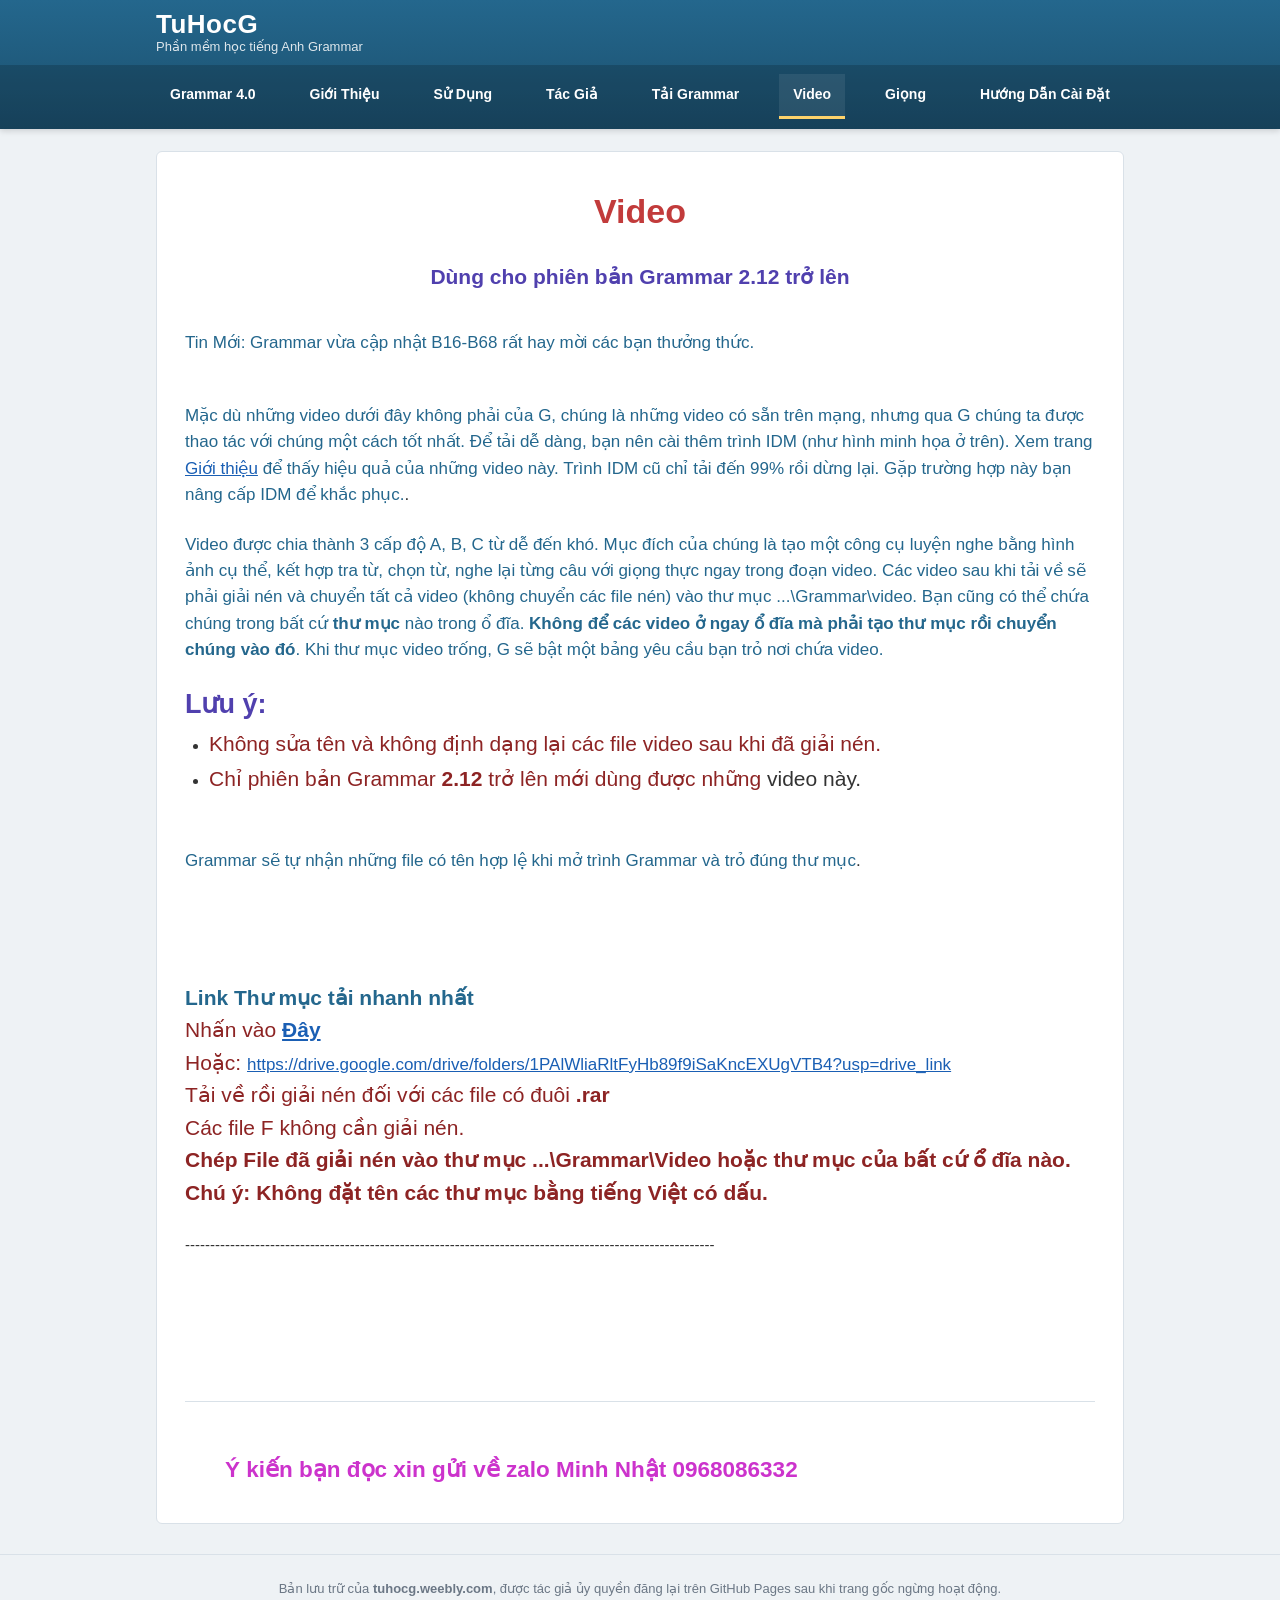
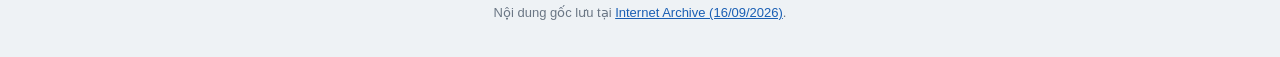
<file: video.html>
<!DOCTYPE html>
<html lang="vi">
<head>
  <!-- Google tag (gtag.js) -->
  <script async src="https://www.googletagmanager.com/gtag/js?id=G-4L5XTGV6ZZ"></script>
  <script>
    window.dataLayer = window.dataLayer || [];
    function gtag(){dataLayer.push(arguments);}
    gtag('js', new Date());
    gtag('config', 'G-4L5XTGV6ZZ');
  </script>
<meta charset="utf-8">
<meta name="viewport" content="width=device-width, initial-scale=1">
<title>Video luyện nghe tiếng Anh dùng với phần mềm Grammar (cấp độ A, B, C) | TuHocG</title>
<meta name="description" content="Bộ video luyện nghe tiếng Anh theo 3 cấp độ A, B, C dùng kèm phần mềm Grammar 2.12 trở lên: nghe lại từng câu, tra từ, chọn từ ngay trong video. Hướng dẫn tải và chép vào thư mục Grammar/video.">
<meta name="robots" content="index, follow">
<link rel="canonical" href="https://tuhocg.github.io/video.html">
<meta property="og:locale" content="vi_VN">
<meta property="og:type" content="article">
<meta property="og:site_name" content="TuHocG – Phần mềm học tiếng Anh Grammar">
<meta property="og:title" content="Video luyện nghe tiếng Anh dùng với phần mềm Grammar (cấp độ A, B, C)">
<meta property="og:description" content="Bộ video luyện nghe tiếng Anh theo 3 cấp độ A, B, C dùng kèm phần mềm Grammar 2.12 trở lên: nghe lại từng câu, tra từ, chọn từ ngay trong video. Hướng dẫn tải và chép vào thư mục Grammar/video.">
<meta property="og:url" content="https://tuhocg.github.io/video.html">
<meta property="og:image" content="https://tuhocg.github.io/img/flash3-1.jpg">
<meta name="twitter:card" content="summary_large_image">
<meta name="twitter:title" content="Video luyện nghe tiếng Anh dùng với phần mềm Grammar (cấp độ A, B, C)">
<meta name="twitter:description" content="Bộ video luyện nghe tiếng Anh theo 3 cấp độ A, B, C dùng kèm phần mềm Grammar 2.12 trở lên: nghe lại từng câu, tra từ, chọn từ ngay trong video. Hướng dẫn tải và chép vào thư mục Grammar/video.">
<meta name="twitter:image" content="https://tuhocg.github.io/img/flash3-1.jpg">
<script type="application/ld+json">
{
  "@context": "https://schema.org",
  "@graph": [
    {
      "@type": "WebSite",
      "@id": "https://tuhocg.github.io/#website",
      "url": "https://tuhocg.github.io/",
      "name": "TuHocG – Phần mềm học tiếng Anh Grammar",
      "inLanguage": "vi"
    },
    {
      "@type": "SoftwareApplication",
      "@id": "https://tuhocg.github.io/#grammar",
      "name": "Grammar 3.1",
      "alternateName": [
        "Phần mềm học tiếng Anh Grammar",
        "TuHocG Grammar"
      ],
      "applicationCategory": "EducationalApplication",
      "operatingSystem": "Windows XP, Vista, 7, 8, 8.1, 10",
      "softwareVersion": "3.1",
      "description": "Grammar 3.1 (TuHocG) là phần mềm học tiếng Anh offline miễn phí cho người Việt: luyện đủ 4 kỹ năng nghe, nói, đọc, viết, 41.112 bài tập Word Forms, 21.128 cặp câu đàm thoại Anh-Việt, bài đọc, từ vựng, văn phạm. Chạy trên Windows XP đến Windows 10.",
      "url": "https://tuhocg.github.io/",
      "image": "https://tuhocg.github.io/img/flash3-1.jpg",
      "downloadUrl": "https://tuhocg.github.io/t7843i-grammar.html",
      "installUrl": "https://tuhocg.github.io/h4327899ng-d7851n-cagravei-2727863t.html",
      "offers": {
        "@type": "Offer",
        "price": "0",
        "priceCurrency": "VND"
      }
    },
    {
      "@type": "WebPage",
      "@id": "https://tuhocg.github.io/video.html#webpage",
      "url": "https://tuhocg.github.io/video.html",
      "name": "Video luyện nghe tiếng Anh dùng với phần mềm Grammar (cấp độ A, B, C)",
      "description": "Bộ video luyện nghe tiếng Anh theo 3 cấp độ A, B, C dùng kèm phần mềm Grammar 2.12 trở lên: nghe lại từng câu, tra từ, chọn từ ngay trong video. Hướng dẫn tải và chép vào thư mục Grammar/video.",
      "inLanguage": "vi",
      "isPartOf": {
        "@id": "https://tuhocg.github.io/#website"
      },
      "about": {
        "@id": "https://tuhocg.github.io/#grammar"
      },
      "primaryImageOfPage": "https://tuhocg.github.io/img/flash3-1.jpg"
    }
  ]
}
</script>
<meta name="keywords" content="">
<link rel="stylesheet" href="css/style.css">
<link rel="icon" href="img/1442761750.png" type="image/png">
</head>
<body class="page-video">
<header class="site-header">
  <div class="container">
    <a class="brand" href="index.html">
      <span class="brand-name">TuHocG</span>
      <span class="brand-sub">Phần mềm học tiếng Anh Grammar</span>
    </a>
    <button class="nav-toggle" aria-label="Mở menu" aria-expanded="false" onclick="var n=document.getElementById('nav');var o=n.classList.toggle('open');this.setAttribute('aria-expanded',o)">☰</button>
  </div>
  <nav class="site-nav" id="nav">
    <ul class="container">
<li><a href="grammar-4.html">Grammar 4.0</a></li>
<li><a href="index.html">Giới Thiệu</a></li>
<li><a href="s7917-d7909ng.html">Sử Dụng</a></li>
<li><a href="taacutec-gi7843.html">Tác Giả</a></li>
<li><a href="t7843i-grammar.html">Tải Grammar</a></li>
<li class="active"><a href="video.html">Video</a></li>
<li><a href="gi7885ng.html">Giọng</a></li>
<li><a href="h4327899ng-d7851n-cagravei-2727863t.html">Hướng Dẫn Cài Đặt</a></li>
    </ul>
  </nav>
</header>

<main class="container">
  <div id="wsite-content" class="wsite-elements">

<h1 class="wsite-content-title" style="text-align:center;"><span style="font-weight:700"><span style="font-weight:700"><font color="#c23b3b" size="7">Video</font><br/><br/><font color="#5040ae" size="5">Dùng cho phiên bản Grammar 2.12 trở lên</font></span></span><br/><br/></h1>
<div class="paragraph" style="text-align:left;"><font color="#24678d" size="4">Tin Mới: Grammar vừa cập nhật B16-B68 rất hay mời các bạn thưởng thức.</font><br/><br/><br/><font color="#24678d" size="4">Mặc dù những video dưới đây không phải của G, chúng là những video có sẵn trên mạng, nhưng qua G chúng ta được thao tác với chúng một cách tốt nhất. Để tải dễ dàng, bạn nên cài thêm trình IDM (như hình minh họa ở trên). Xem trang <a href="index.html">Giới thiệu</a> để thấy hiệu quả của những video này. Trình IDM cũ chỉ tải đến 99% rồi dừng lại. Gặp trường hợp này bạn nâng cấp IDM để khắc phục.</font><font size="4">.</font><br/><br/><font color="#24678d" size="4">Video được chia thành 3 cấp độ A, B, C từ dễ đến khó. Mục đích của chúng là tạo một công cụ luyện nghe bằng hình ảnh cụ thể, kết hợp tra từ, chọn từ, nghe lại từng câu với giọng thực ngay trong đoạn video. Các video sau khi tải về sẽ phải giải nén và chuyển tất cả video (không chuyển các file nén) vào thư mục ...\Grammar\video. Bạn cũng có thể chứa chúng trong bất cứ <strong>th</strong><strong>ư m</strong><strong>ục</strong> nào trong ổ đĩa. <strong>Không để các video ở ngay ổ đĩa mà phải tạo thư mục rồi chuyển chúng vào đó</strong>. Khi thư mục video trống, G sẽ bật một bảng yêu cầu bạn trỏ nơi chứa video.</font><br/><br/><font color="#5040ae" size="3"><span style="font-weight:bold"><font size="6">Lưu ý:</font></span></font> <ul><li><font color="#8d2424"><font size="4"><font size="5">Không sửa tên và không định dạng lại các file video sau khi đã giải nén.</font></font></font></li><li><font color="#8d2424"><font size="4"><font size="5"><font size="5"><font size="5"><font size="5"><font size="5">Ch<font size="5">ỉ phi<font size="5">ên b<font size="5">ản Grammar <strong>2.12</strong> trở lên m<font size="5">ới d<font size="5">ùng <font size="5">đ<font size="5">ư<font size="5">ợc nh<font size="5">ững</font></font></font></font></font></font></font></font></font></font></font></font></font></font></font></font><font size="5"><font size="5"> video n<font size="5">ày<font size="5">.</font></font></font></font> </li></ul><br/><br/><font color="#24678d" size="4">Grammar sẽ tự nhận những file có tên hợp lệ khi mở trình Grammar và trỏ đúng thư mục</font><font size="4">.</font><br/><br/><br/><br/><br/></div>
<div class="paragraph" style="text-align:left;"><font color="#8d2424" size="5"><font color="#24678d"><strong>Link Thư mục tải nhanh nhất</strong></font><br/>Nhấn vào <strong><a href="https://drive.google.com/drive/folders/1PAlWliaRltFyHb89f9iSaKncEXUgVTB4?usp=drive_link" rel="noopener" target="_blank">Đây</a></strong></font><br/><font color="#8d2424" size="5">Hoặc: </font><font size="4"><a href="https://drive.google.com/drive/folders/1PAlWliaRltFyHb89f9iSaKncEXUgVTB4?usp=drive_link" rel="noopener" target="_blank">https://drive.google.com/drive/folders/1PAlWliaRltFyHb89f9iSaKncEXUgVTB4?usp=drive_link</a></font><br/><font color="#8d2424" size="5">Tải về rồi giải nén đối với các file có đuôi <strong>.rar</strong></font><br/><font color="#8d2424" size="5">Các file F không cần giải nén.</font><br/><font color="#8d2424" size="5"><strong>Chép File đã giải nén vào thư mục ...\Grammar\Video hoặc thư mục của bất cứ ổ đĩa nào. Chú ý: Không đặt tên các thư mục bằng tiếng Việt có dấu.</strong></font><br/><br/>----------------------------------------------------------------------------------------------------------<br/><br/><br/><br/><br/></div>
<div><div style="height: 20px; overflow: hidden; width: 100%;"></div>
<hr class="styled-hr" style="width:100%;"/>
<div style="height: 20px; overflow: hidden; width: 100%;"></div></div>
<div>

<div class="wsite-form-container" id="104293312968639657-form-parent" style="margin-top:10px;">
<ul class="formlist" id="104293312968639657-form-list">
<h2 class="wsite-content-title" style="text-align:left;"><span style="color:rgb(204, 51, 204)">Ý kiến bạn đọc xin gửi về zalo Minh Nhật 0968086332</span></h2>
</ul>
</div>
<div style="display:none; visibility:hidden;">

</div>
<div style="text-align:left; margin-top:10px; margin-bottom:10px;">






</div>


</div>

  </div>
</main>

<footer class="site-footer">
  <div class="container">
    <p>Bản lưu trữ của <strong>tuhocg.weebly.com</strong>, được tác giả ủy quyền đăng lại trên GitHub Pages sau khi trang gốc ngừng hoạt động.</p>
    <p class="muted">Nội dung gốc lưu tại <a href="https://web.archive.org/web/20260916081522/https://tuhocg.weebly.com/video.html" target="_blank" rel="noopener">Internet Archive (16/09/2026)</a>.</p>
  </div>
</footer>
<script src="js/slideshow.js" defer></script>
</body>
</html>
</file>
<file: css/style.css>
/* TuHocG – clean re-host of the Weebly "light" theme */
:root {
  --bg: #eef2f5;
  --card: #ffffff;
  --text: #333;
  --muted: #6b7785;
  --brand: #24678d;
  --brand-dark: #1b4f6d;
  --accent: #c23b3b;
  --border: #d9e1e8;
  --link: #1a5fb4;
}
* { box-sizing: border-box; }
html { -webkit-text-size-adjust: 100%; }
body {
  margin: 0;
  background: var(--bg);
  color: var(--text);
  font-family: Arial, Helvetica, "Segoe UI", Roboto, sans-serif;
  font-size: 15px;
  line-height: 1.55;
}
.container { max-width: 1000px; margin: 0 auto; padding: 0 16px; }
a { color: var(--link); }
a:hover { color: var(--brand-dark); }
img { max-width: 100%; height: auto; }

/* Header + nav */
.site-header { background: linear-gradient(180deg, var(--brand) 0%, var(--brand-dark) 100%); color: #fff; box-shadow: 0 2px 6px rgba(0,0,0,.15); }
.site-header .container { display: flex; align-items: center; justify-content: space-between; min-height: 64px; }
.brand { color: #fff; text-decoration: none; display: flex; flex-direction: column; line-height: 1.15; padding: 10px 0; }
.brand-name { font-size: 26px; font-weight: 700; letter-spacing: .5px; }
.brand-sub { font-size: 13px; opacity: .85; }
.nav-toggle { display: none; background: none; border: 1px solid rgba(255,255,255,.5); color: #fff; font-size: 22px; padding: 4px 10px; border-radius: 4px; cursor: pointer; }
.site-nav { background: rgba(0,0,0,.18); }
.site-nav ul { list-style: none; margin: 0 auto; padding: 0 16px; display: flex; flex-wrap: wrap; }
.site-nav li a { display: block; padding: 10px 14px; color: #fff; text-decoration: none; font-size: 14px; font-weight: 600; border-bottom: 3px solid transparent; }
.site-nav li a:hover { background: rgba(255,255,255,.12); }
.site-nav li.active a { border-bottom-color: #ffd36b; background: rgba(255,255,255,.08); }

/* <h1> is the first page title (SEO); render it exactly like the <h2> it replaced */
h1 { font-size: 1.5em; margin: 0.83em 0; }
h1.wsite-content-title { font-size: 1.5em; }
h1.paragraph { font-size: inherit; font-weight: inherit; }

/* Content card */
main.container { margin: 22px auto 30px; }
#wsite-content { background: var(--card); border: 1px solid var(--border); border-radius: 6px; padding: 24px 28px; overflow-wrap: anywhere; }
.wsite-content-title { margin: 14px 0 10px; font-weight: 700; line-height: 1.3; }
.paragraph { margin: 8px 0 14px; }
.paragraph ul, .paragraph ol { margin: 6px 0 6px 24px; padding: 0; }
.paragraph li { margin: 3px 0; }
hr, hr.styled-hr { border: 0; border-top: 1px solid var(--border); margin: 18px 0; }
.wsite-spacer { display: block; }
.clear { clear: both; }

/* Multi-column layout (Weebly tables) */
.wsite-multicol-table-wrap { margin: 0 -15px; }
.wsite-multicol-table { width: 100%; table-layout: fixed; border-collapse: collapse; border-spacing: 0; }
.wsite-multicol-col { vertical-align: top; }

/* Images */
.wsite-image { text-align: center; }
.wsite-image a { display: inline-block; max-width: 100%; }
.wsite-image img { max-width: 100%; height: auto; }
.wsite-image-border-thin img { border: 1px solid #ccc; padding: 3px; background: #fff; }
.wsite-image-border-medium img { border: 1px solid #ccc; padding: 6px; background: #fff; }
.wsite-caption { display: block; font-size: 90%; color: var(--muted); margin-top: 6px; }
.imgPusher { display: inline-block; }
.galleryImageBorder { max-width: 100%; }
#wsite-content img[style*="float"] { max-width: 50%; }

/* Lightweight slideshow */
.g-slideshow { position: relative; width: 100%; overflow: hidden; border-radius: 4px; background: #000; }
.g-slideshow img { display: block; width: 100%; height: auto; position: absolute; inset: 0; opacity: 0; transition: opacity .8s ease; object-fit: contain; background: #000; }
.g-slideshow img.on { opacity: 1; position: relative; }
.g-slideshow .g-dots { position: absolute; left: 0; right: 0; bottom: 6px; text-align: center; line-height: 0; }
.g-slideshow .g-dots i { display: inline-block; width: 8px; height: 8px; margin: 0 3px; border-radius: 50%; background: rgba(255,255,255,.5); cursor: pointer; }
.g-slideshow .g-dots i.on { background: #fff; }

/* Footer */
.site-footer { border-top: 1px solid var(--border); padding: 20px 0 30px; color: var(--muted); font-size: 13px; text-align: center; }
.site-footer p { margin: 4px 0; }

/* Legacy <font size> mapping for readability on modern screens */
/* absolute px so nested <font> tags do not compound */
font[size="7"] { font-size: 34px; line-height: 1.25; }
font[size="6"] { font-size: 27px; line-height: 1.3; }
font[size="5"] { font-size: 21px; }
font[size="4"] { font-size: 17px; }
font[size="3"] { font-size: 15px; }
font[size="2"] { font-size: 13px; }
font[size="1"] { font-size: 11px; }

/* Grammar 4.0 page (modern markup, no legacy <font>) */
.g4 h1 { font-size: 34px; color: var(--accent); margin: 0 0 8px; }
.g4 h2 { font-size: 22px; color: var(--brand-dark); margin: 30px 0 12px; padding-bottom: 6px; border-bottom: 2px solid var(--border); }
.g4 h3 { font-size: 17px; margin: 0 0 8px; color: var(--brand-dark); }
.g4 code { background: #f1f4f7; border: 1px solid var(--border); border-radius: 3px; padding: 0 4px; font-size: 92%; }
.g4 ol, .g4 ul { padding-left: 22px; margin: 6px 0; }
.g4 li { margin: 4px 0; }
.g4-hero { text-align: center; padding: 8px 0 6px; }
.g4-lead { font-size: 17px; max-width: 640px; margin: 0 auto 16px; }
.g4-btn { display: inline-block; background: var(--accent); color: #fff; text-decoration: none; font-weight: 700; padding: 10px 22px; border-radius: 6px; }
.g4-btn:hover { background: #a82e2e; color: #fff; }
.g4-shots { display: grid; grid-template-columns: 1fr 1fr; gap: 16px; margin: 22px 0 6px; }
.g4-shots figure { margin: 0; text-align: center; }
.g4-shots img { display: block; width: 100%; height: auto; border-radius: 8px; border: 1px solid var(--border); box-shadow: 0 4px 14px rgba(0,0,0,.12); }
.g4-shots figcaption { font-size: 13px; color: var(--muted); margin-top: 6px; }
.g4-features { columns: 2; column-gap: 28px; }
.g4-features li { break-inside: avoid; }
.g4-cards { display: grid; grid-template-columns: repeat(auto-fit, minmax(240px, 1fr)); gap: 14px; margin: 12px 0; }
.g4-card { position: relative; border: 1px solid var(--border); border-radius: 6px; padding: 14px 16px; background: #fafcfd; }
.g4-step { position: absolute; top: -11px; left: 12px; width: 24px; height: 24px; border-radius: 50%; background: var(--brand); color: #fff; font-weight: 700; font-size: 13px; text-align: center; line-height: 24px; }
.g4-card .g4-step + h3 { margin-top: 4px; }
.g4-files { list-style: none; padding: 0 !important; }
.g4-files li { display: flex; flex-wrap: wrap; justify-content: space-between; gap: 2px 10px; padding: 6px 0; border-bottom: 1px dashed var(--border); }
.g4-files li:last-child { border-bottom: 0; }
.g4-files a { font-weight: 700; }
.g4-files span { color: var(--muted); font-size: 13px; }
.g4-folder { display: block; text-align: center; background: var(--brand); color: #fff; text-decoration: none; padding: 8px 10px; border-radius: 5px; margin: 6px 0 8px; }
.g4-folder:hover { background: var(--brand-dark); color: #fff; }
.g4-note { font-size: 13px; color: var(--muted); margin: 8px 0 0; }
.g4-tip { background: #fff8e1; border-left: 4px solid #ffd36b; padding: 8px 12px; border-radius: 3px; }
.g4-more summary { cursor: pointer; font-weight: 700; color: var(--link); margin: 6px 0; }
.g4-table { border-collapse: collapse; width: 100%; font-size: 14px; margin: 6px 0 10px; }
.g4-table th, .g4-table td { border: 1px solid var(--border); padding: 6px 8px; text-align: left; }
.g4-table th { background: #f1f4f7; }
.g4-tree { background: #f1f4f7; border: 1px solid var(--border); border-radius: 6px; padding: 12px 14px; overflow-x: auto; font-size: 14px; }
.g4-contact { display: flex; align-items: center; gap: 18px; }
.g4-contact img { display: block; width: 160px; height: 160px; border: 1px solid var(--border); border-radius: 8px; padding: 6px; background: #fff; }
.g4-contact p { margin: 0; }

/* Mobile */
@media (max-width: 760px) {
  body { font-size: 14px; }
  #wsite-content { padding: 16px 14px; }
  .nav-toggle { display: inline-block; }
  .site-nav { display: none; }
  .site-nav.open { display: block; }
  .site-nav ul { flex-direction: column; padding: 0; }
  .site-nav li a { padding: 12px 18px; border-bottom: 1px solid rgba(255,255,255,.12); }
  .wsite-multicol-table, .wsite-multicol-tbody, .wsite-multicol-tr { display: block; width: 100%; }
  .wsite-multicol-col { display: block; width: 100% !important; padding: 0 15px; }
  #wsite-content img[style*="float"] { float: none !important; display: block; margin: 8px auto !important; max-width: 100%; }
  font[size="7"] { font-size: 25px; }
  font[size="6"] { font-size: 21px; }
  font[size="5"] { font-size: 18px; }
  .g4 h1 { font-size: 28px; }
  .g4-features { columns: 1; }
  .g4-shots { grid-template-columns: 1fr; }
  .g4-contact { flex-direction: column; text-align: center; }
  .g4-table { font-size: 13px; }
}
</file>
